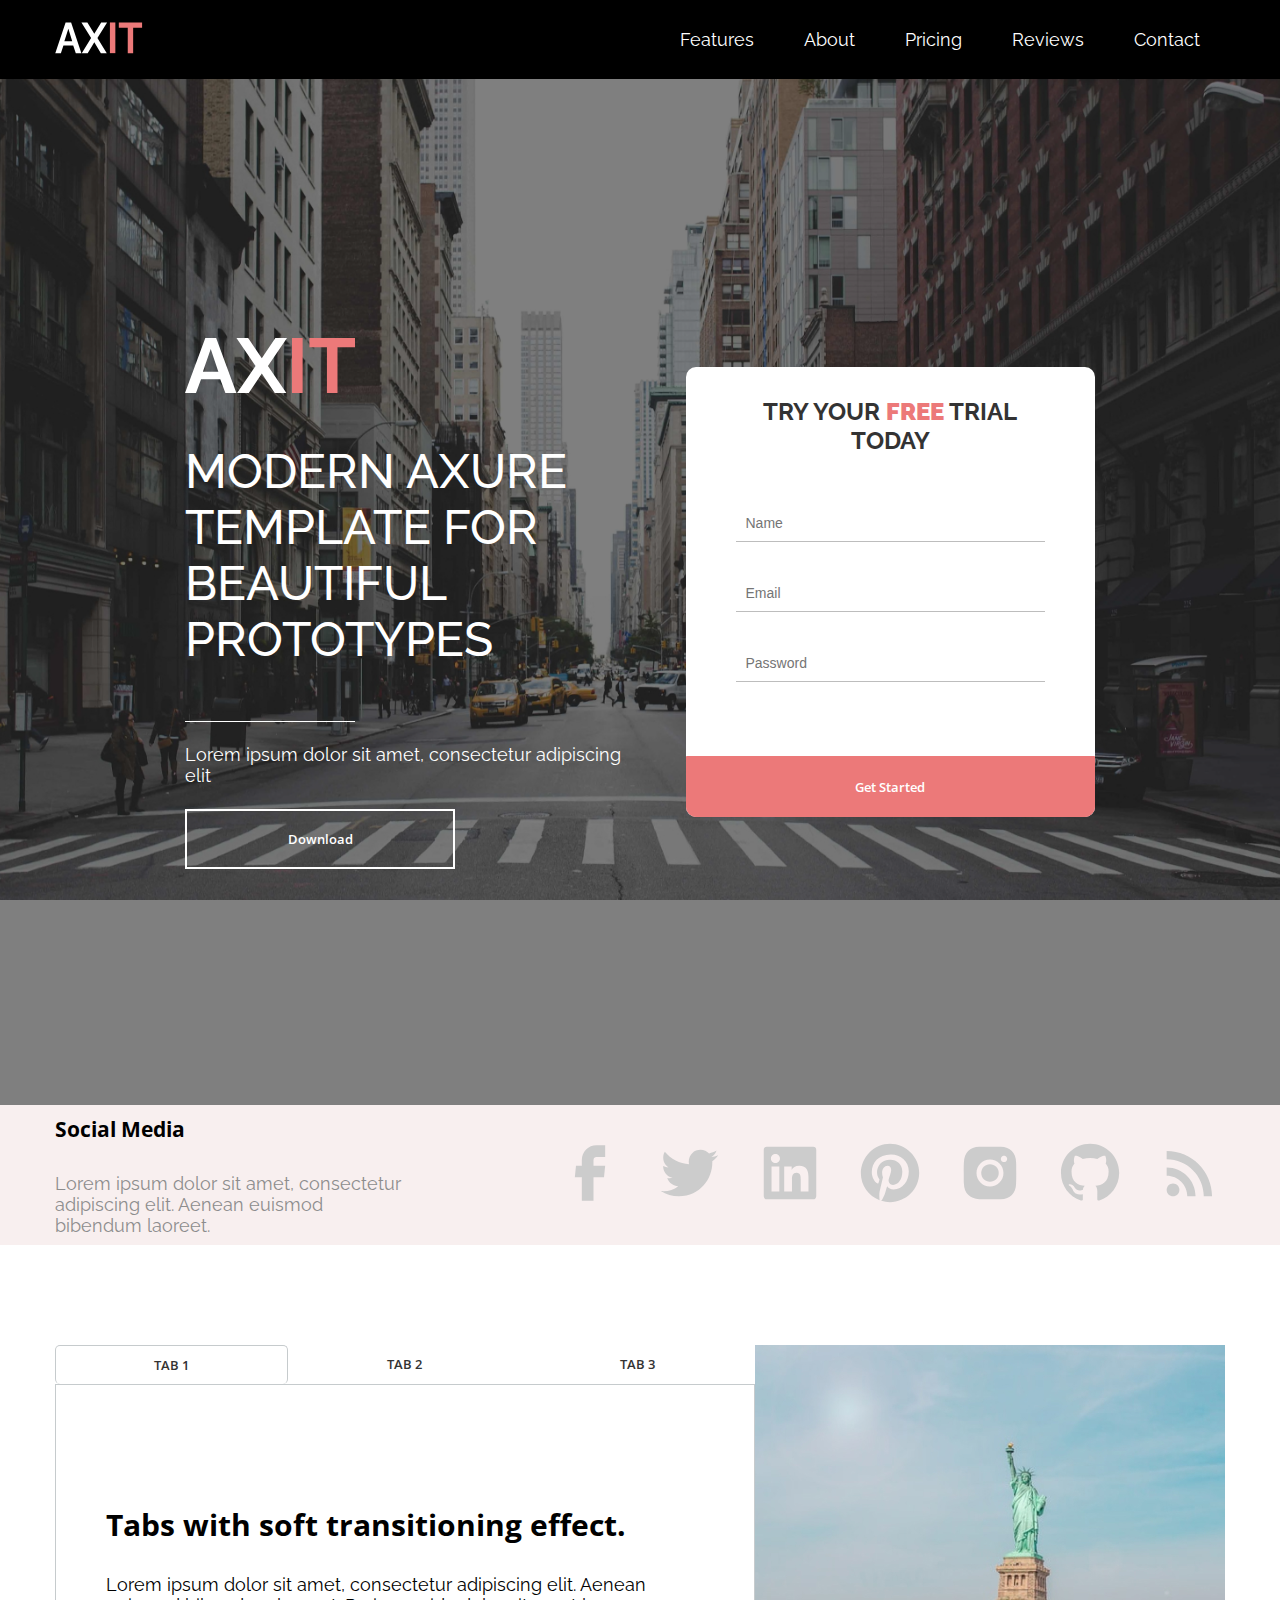
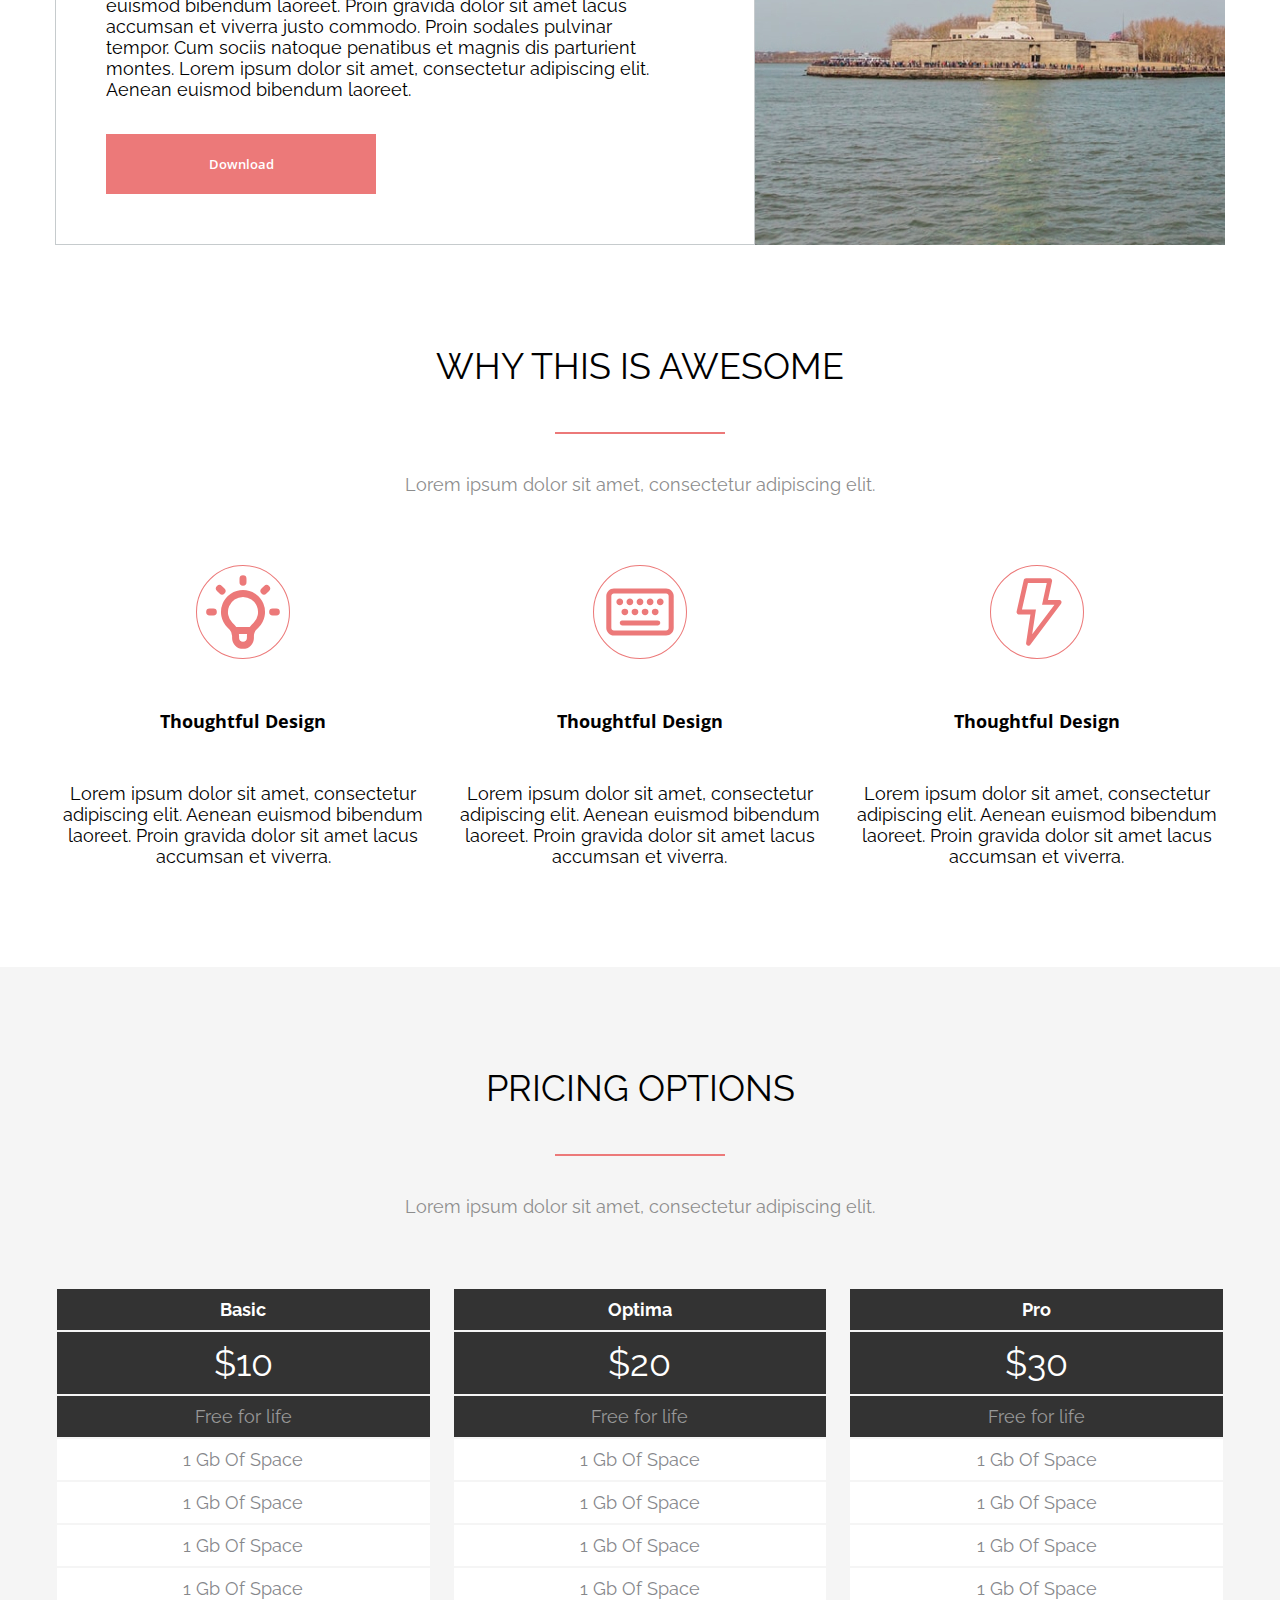
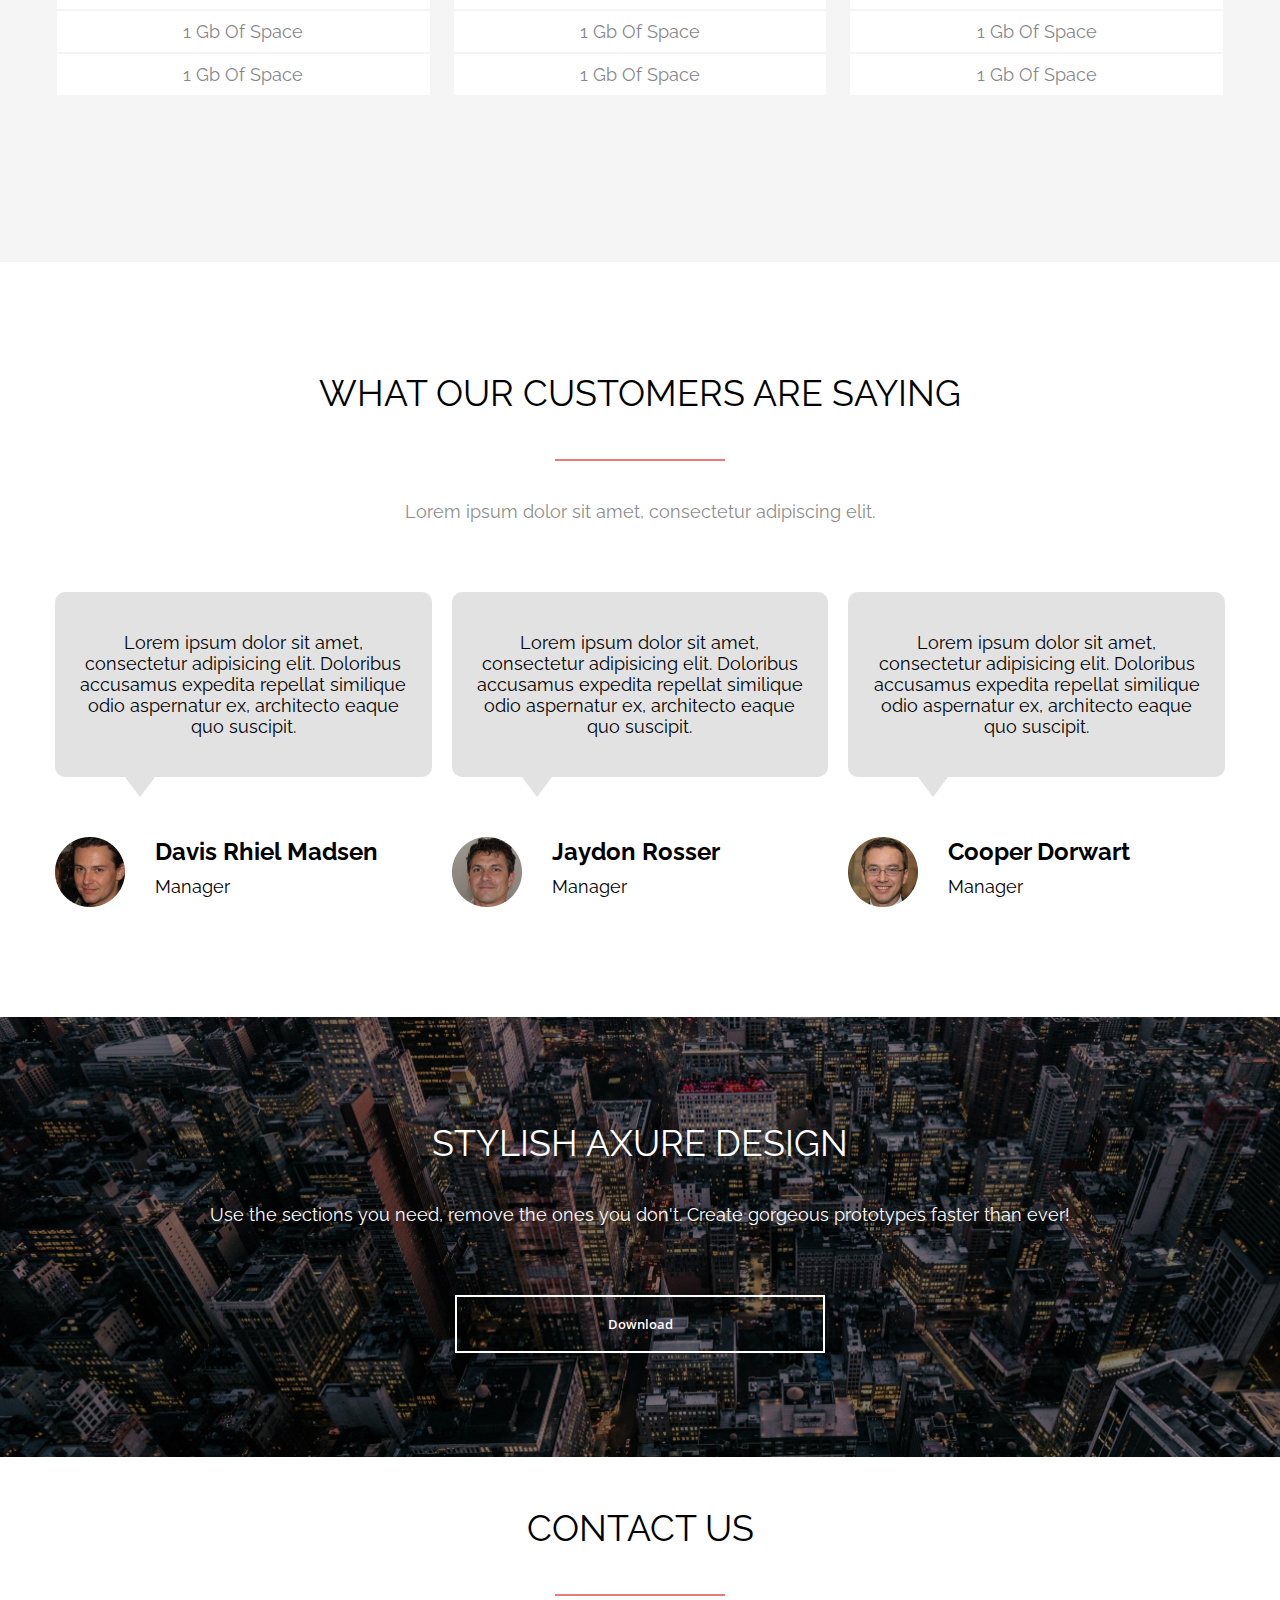
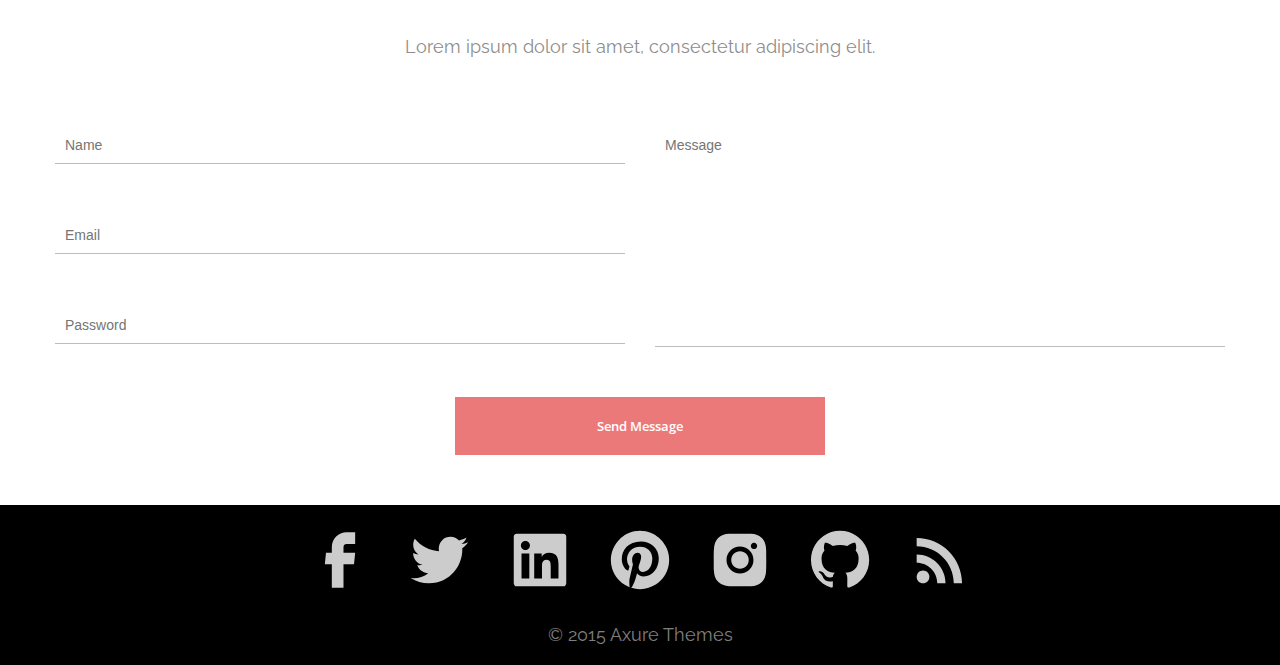
<file: axit/index.html>
<!DOCTYPE html>
<html lang="en">
<head>
    <meta charset="UTF-8">
    <meta http-equiv="X-UA-Compatible" content="IE=edge">
    <meta name="viewport" content="width=device-width, initial-scale=1.0">
    <link rel="shortcut icon" href="img/favicon.svg">
    <link rel="preconnect" href="https://fonts.googleapis.com">
    <link rel="preconnect" href="https://fonts.gstatic.com" crossorigin>
    <link href="https://fonts.googleapis.com/css2?family=Open+Sans:wght@600;700&family=Raleway:wght@400;500&display=swap" rel="stylesheet">
    <link rel="stylesheet" href="css/style.css">
    <link rel="stylesheet" href="css/media.css">
    <title>AXit</title>
</head>
<body>
    <header class="header">
        <div class="wrapper">
            <nav class="nav">
                <a href="index.html" class="nav__logo"><img class="nav__img" src="img/logo.svg" alt="AXIT" width="88" height="75"></a>
                <input type="checkbox" id="burgerCheckbox">
                <label for="burgerCheckbox" class="menu-button-container">
                    <div class="menu-button"></div>
                </label>
                <ul class="nav-list">
                    <li class="nav__item"><a href="#featuresAnchor" class="nav__link">Features</a></li>
                    <li class="nav__item"><a href="#aboutAnchor" class="nav__link">About</a></li>
                    <li class="nav__item"><a href="#pricingAnchor" class="nav__link">Pricing</a></li>
                    <li class="nav__item"><a href="#reviewsAnchor" class="nav__link">Reviews</a></li>
                    <li class="nav__item"><a href="#contactAnchor" class="nav__link">Contact</a></li>
                </ul>
            </nav>
        </div>
    </header>
        <section class="download-form">
            <h3 class="visually-hidden">Download</h3>
            <div class="wrapper wrapper--flex">
                <div class="download">
                    <h3 class="download__title">
                        <img class="download__title--img" src="img/logo@2.svg" alt="AXIT" width="270" height="100">
                    </h3>
                    <h4 class="download__subtitle">MODERN AXURE TEMPLATE FOR BEAUTIFUL PROTOTYPES</h4>
                    <p class="download__text">Lorem ipsum dolor sit amet, consectetur adipiscing elit</p>
                    <button class="button download__button button--white" type="button">Download</button>
                </div>
                <form class="form header-form" method="post" action="#">
                        <h4 class="form__title">Try Your <b class="form__title--red">FREE</b> Trial Today</h4>
                        <div class="form-wrapper">
                            <div class="form-input-field">
                                <label>
                                    <input class="form-input" name="form-trial-name" type="text" placeholder="Name">
                                </label>
                            </div>
                            <div class="form-input-field">
                                <label>
                                    <input class="form-input" name="form-trial-email" type="email" placeholder="Email" required>
                                </label>
                            </div>
                            <div class="form-input-field">
                                <label>
                                    <input class="form-input" name="password" type="password" placeholder="Password" required>
                                </label>
                            </div>
                        </div>
                    <button class="button form__button button--pink" type="submit">Get started</button>
                </form>
            </div>
        </section>
        <section class="social">
            <h3 class="visually-hidden">Our-Social</h3>
            <div class="social-wrapper wrapper wrapper--flex">
                <div class="social-content">
                    <h3 class="social-content__title">Social media</h3>
                    <p class="social-content__text">
                        Lorem ipsum dolor sit amet, consectetur adipiscing elit. Aenean euismod bibendum laoreet.
                    </p>
                </div>
                <ul class="social-list">
                    <li class="social__item">
                        <a href="#" class="social__link">
                            <svg class="facebook_icon social-img" viewBox="0 0 70 70" fill="none" xmlns="http://www.w3.org/2000/svg">
                                <path d="M26.827 62.7083H38.4937V39.3458H49.0054L50.1604 27.7375H38.4937V21.875C38.4937 21.1014 38.801 20.3595 39.348 19.8126C39.8949 19.2656 40.6368 18.9583 41.4104 18.9583H50.1604V7.29163H41.4104C37.5426 7.29163 33.8333 8.82808 31.0984 11.563C28.3635 14.2979 26.827 18.0072 26.827 21.875V27.7375H20.9937L19.8387 39.3458H26.827V62.7083Z"/>
                            </svg>                                
                        </a>
                    </li>
                    <li class="social__item">
                        <a href="#" class="social__link">
                            <svg class="twitter_icon social-img" viewBox="0 0 70 70" fill="none" xmlns="http://www.w3.org/2000/svg">
                                <path d="M57.2629 23.3247C57.3008 23.8351 57.3008 24.3426 57.3008 24.8501C57.3008 40.3813 45.4796 58.278 23.8758 58.278C17.22 58.278 11.0366 56.3501 5.83331 53.0018C6.77831 53.1097 7.68831 53.1476 8.67123 53.1476C13.9591 53.1604 19.0973 51.3922 23.2575 48.128C20.8058 48.0836 18.4292 47.2748 16.4594 45.8143C14.4897 44.3539 13.0252 42.3148 12.2704 39.9818C12.9966 40.0897 13.7258 40.1626 14.49 40.1626C15.5429 40.1626 16.6016 40.0168 17.5846 39.763C14.9239 39.2258 12.5314 37.7836 10.8139 35.6817C9.09637 33.5797 8.15992 30.9478 8.16373 28.2334V28.0876C9.72998 28.9597 11.5471 29.5051 13.4721 29.578C11.8594 28.5064 10.5371 27.0522 9.62305 25.3453C8.70903 23.6384 8.23173 21.7317 8.23373 19.7955C8.23373 17.6138 8.81415 15.613 9.83206 13.8688C12.7841 17.5001 16.466 20.4709 20.6393 22.5887C24.8126 24.7065 29.3841 25.924 34.0579 26.1626C33.8771 25.2876 33.7662 24.3805 33.7662 23.4705C33.7655 21.9275 34.0688 20.3994 34.659 18.9737C35.2491 17.548 36.1144 16.2526 37.2055 15.1615C38.2966 14.0704 39.592 13.205 41.0178 12.6149C42.4435 12.0248 43.9715 11.7214 45.5146 11.7222C48.8979 11.7222 51.9516 13.1397 54.0983 15.4322C56.7285 14.9236 59.2507 13.9634 61.5533 12.5943C60.6766 15.3091 58.8401 17.6112 56.3879 19.0693C58.7206 18.8032 61.0004 18.1897 63.1516 17.2493C61.5449 19.5916 59.554 21.6457 57.2629 23.3247Z"/>
                            </svg>                                
                        </a>
                    </li>
                    <li class="social__item">
                        <a href="#" class="social__link">
                            <svg class="linkedin_icon social-img" viewBox="0 0 70 70" fill="none" xmlns="http://www.w3.org/2000/svg">
                                <path d="M58.3333 8.75H11.6667C10.8931 8.75 10.1513 9.05729 9.60427 9.60427C9.05729 10.1513 8.75 10.8931 8.75 11.6667V58.3333C8.75 59.1069 9.05729 59.8488 9.60427 60.3957C10.1513 60.9427 10.8931 61.25 11.6667 61.25H58.3333C59.1069 61.25 59.8488 60.9427 60.3957 60.3957C60.9427 59.8488 61.25 59.1069 61.25 58.3333V11.6667C61.25 10.8931 60.9427 10.1513 60.3957 9.60427C59.8488 9.05729 59.1069 8.75 58.3333 8.75ZM24.3221 53.4829H16.5287V28.4287H24.3221V53.4829ZM20.4254 25.0075C19.228 25.0075 18.0796 24.5318 17.2328 23.6851C16.3861 22.8384 15.9104 21.69 15.9104 20.4925C15.9104 19.295 16.3861 18.1466 17.2328 17.2999C18.0796 16.4532 19.228 15.9775 20.4254 15.9775C21.6229 15.9775 22.7713 16.4532 23.618 17.2999C24.4647 18.1466 24.9404 19.295 24.9404 20.4925C24.9404 21.69 24.4647 22.8384 23.618 23.6851C22.7713 24.5318 21.6229 25.0075 20.4254 25.0075ZM53.4858 53.4829H45.7012V41.3C45.7012 38.395 45.6488 34.6588 41.6529 34.6588C37.5988 34.6588 36.9833 37.8263 36.9833 41.0958V53.4858H29.2046V28.4317H36.6713V31.8558H36.7792C37.8146 29.8871 40.3579 27.8104 44.1408 27.8104C52.0275 27.8104 53.4829 32.9963 53.4829 39.7454V53.4829H53.4858Z"/>
                            </svg>                                
                        </a>
                    </li>
                    <li class="social__item">
                        <a href="#" class="social__link">
                            <svg class="pinterest_icon social-img" viewBox="0 0 70 70" fill="none" xmlns="http://www.w3.org/2000/svg">
                                <path d="M26.3667 62.8251C29.1667 63.6709 31.9958 64.1667 35 64.1667C42.7355 64.1667 50.1542 61.0938 55.624 55.624C61.0938 50.1542 64.1667 42.7355 64.1667 35C64.1667 31.1698 63.4123 27.3771 61.9465 23.8384C60.4807 20.2998 58.3323 17.0845 55.624 14.3761C52.9156 11.6677 49.7003 9.51932 46.1616 8.05355C42.623 6.58779 38.8302 5.83337 35 5.83337C31.1698 5.83337 27.3771 6.58779 23.8384 8.05355C20.2997 9.51932 17.0844 11.6677 14.3761 14.3761C8.90625 19.8459 5.83334 27.2646 5.83334 35C5.83334 47.3959 13.6208 58.0417 24.6167 62.2417C24.3542 59.9667 24.0917 56.2042 24.6167 53.6084L27.9708 39.2C27.9708 39.2 27.125 37.5084 27.125 34.825C27.125 30.8 29.6333 27.7959 32.4917 27.7959C35 27.7959 36.1667 29.6334 36.1667 31.9959C36.1667 34.5042 34.5042 38.0917 33.6583 41.5334C33.1625 44.3917 35.175 46.9 38.0917 46.9C43.2833 46.9 47.3083 41.3584 47.3083 33.5417C47.3083 26.5417 42.2917 21.7584 35.0875 21.7584C26.8625 21.7584 22.0208 27.8834 22.0208 34.3292C22.0208 36.8375 22.8375 39.375 24.1792 41.0375C24.4417 41.2125 24.4417 41.4459 24.3542 41.8834L23.5083 45.0625C23.5083 45.5584 23.1875 45.7334 22.6917 45.3834C18.9583 43.75 16.8 38.4417 16.8 34.1542C16.8 24.9375 23.3333 16.5667 35.9333 16.5667C45.9667 16.5667 53.7834 23.7709 53.7834 33.3375C53.7834 43.3709 47.5709 51.4209 38.675 51.4209C35.8458 51.4209 33.075 49.9042 32.0833 48.125L30.1292 55.0375C29.4583 57.5459 27.6208 60.9 26.3667 62.9125V62.8251Z"/>
                            </svg>
                        </a>
                    </li>
                    <li class="social__item">
                        <a href="#" class="social__link">
                            <svg class="instagram_icon social-img" viewBox="0 0 70 70" fill="none" xmlns="http://www.w3.org/2000/svg">
                                <path d="M61.0956 24.2228C61.0661 22.0138 60.6526 19.8267 59.8735 17.7595C59.1978 16.0157 58.1659 14.4321 56.8436 13.1098C55.5212 11.7875 53.9376 10.7555 52.1939 10.0799C50.1532 9.31383 47.9973 8.89962 45.8181 8.85487C43.0122 8.72946 42.1226 8.69446 35.0001 8.69446C27.8776 8.69446 26.9647 8.69446 24.1793 8.85487C22.001 8.89995 19.8462 9.31416 17.8064 10.0799C16.0624 10.7551 14.4785 11.7868 13.1562 13.1092C11.8338 14.4316 10.802 16.0155 10.1268 17.7595C9.35923 19.7986 8.94592 21.9539 8.90473 24.1324C8.77931 26.9411 8.74139 27.8307 8.74139 34.9532C8.74139 42.0757 8.74139 42.9857 8.90473 45.774C8.94848 47.9557 9.35973 50.1082 10.1268 52.1528C10.8031 53.8963 11.8357 55.4795 13.1585 56.8013C14.4813 58.1231 16.0653 59.1545 17.8093 59.8295C19.8435 60.6263 21.9987 61.0701 24.1822 61.142C26.991 61.2674 27.8806 61.3053 35.0031 61.3053C42.1256 61.3053 43.0385 61.3053 45.8239 61.142C48.0031 61.099 50.1591 60.6858 52.1997 59.9199C53.943 59.2434 55.5262 58.2112 56.8484 56.889C58.1707 55.5668 59.2029 53.9836 59.8793 52.2403C60.6464 50.1986 61.0576 48.0461 61.1014 45.8615C61.2268 43.0557 61.2647 42.1661 61.2647 35.0407C61.2589 27.9182 61.2589 27.014 61.0956 24.2228ZM34.9826 48.4224C27.5335 48.4224 21.4989 42.3878 21.4989 34.9386C21.4989 27.4895 27.5335 21.4549 34.9826 21.4549C38.5588 21.4549 41.9884 22.8755 44.5171 25.4042C47.0458 27.9329 48.4664 31.3625 48.4664 34.9386C48.4664 38.5147 47.0458 41.9444 44.5171 44.4731C41.9884 47.0018 38.5588 48.4224 34.9826 48.4224ZM49.0031 24.1003C48.5901 24.1007 48.181 24.0196 47.7994 23.8617C47.4177 23.7039 47.071 23.4723 46.7789 23.1802C46.4869 22.8882 46.2553 22.5414 46.0974 22.1598C45.9396 21.7782 45.8585 21.3691 45.8589 20.9561C45.8589 20.5434 45.9402 20.1348 46.0981 19.7535C46.2561 19.3722 46.4875 19.0257 46.7794 18.7339C47.0712 18.4421 47.4176 18.2106 47.7989 18.0526C48.1802 17.8947 48.5889 17.8134 49.0016 17.8134C49.4143 17.8134 49.823 17.8947 50.2043 18.0526C50.5856 18.2106 50.932 18.4421 51.2238 18.7339C51.5157 19.0257 51.7472 19.3722 51.9051 19.7535C52.063 20.1348 52.1443 20.5434 52.1443 20.9561C52.1443 22.6945 50.7385 24.1003 49.0031 24.1003Z"/>
                                <path d="M34.9829 43.6974C39.8202 43.6974 43.7416 39.776 43.7416 34.9387C43.7416 30.1014 39.8202 26.1799 34.9829 26.1799C30.1456 26.1799 26.2242 30.1014 26.2242 34.9387C26.2242 39.776 30.1456 43.6974 34.9829 43.6974Z"/>
                            </svg>    
                        </a>
                    </li>
                    <li class="social__item">
                        <a href="#" class="social__link">
                            <svg class="github_icon social-img" viewBox="0 0 70 70" fill="none" xmlns="http://www.w3.org/2000/svg">
                                <path fill-rule="evenodd" clip-rule="evenodd" d="M35.0754 5.83337C19.0075 5.83337 5.98454 18.8563 5.98454 34.9242C5.98454 47.775 14.3175 58.6805 25.8791 62.5305C27.3345 62.793 27.8595 61.8975 27.8595 61.1275C27.8595 60.4363 27.8362 58.6046 27.8275 56.1809C19.7337 57.9367 18.0245 52.2784 18.0245 52.2784C16.7062 48.9184 14.7958 48.023 14.7958 48.023C12.1562 46.2175 14.997 46.2584 14.997 46.2584C17.9195 46.4625 19.4508 49.2567 19.4508 49.2567C22.0466 53.7017 26.2641 52.4184 27.915 51.6746C28.1804 49.7934 28.9387 48.51 29.767 47.7838C23.3095 47.0517 16.5195 44.555 16.5195 33.4046C16.5195 30.2342 17.6541 27.6325 19.5062 25.6025C19.2116 24.8646 18.2054 21.9042 19.795 17.9025C19.795 17.9025 22.2362 17.118 27.7925 20.8805C30.1654 20.2349 32.6132 19.9054 35.0725 19.9005C37.5317 19.9044 39.9797 20.234 42.3525 20.8805C47.9116 17.115 50.35 17.9025 50.35 17.9025C51.9395 21.9042 50.942 24.8646 50.6387 25.6025C52.5054 27.6325 53.6254 30.2313 53.6254 33.4046C53.6254 44.5842 46.8295 47.04 40.3487 47.7605C41.3841 48.6588 42.3175 50.4321 42.3175 53.1446C42.3175 57.0355 42.2825 60.1738 42.2825 61.1275C42.2825 61.9063 42.8016 62.8105 44.2862 62.5246C55.842 58.6688 64.1662 47.7721 64.1662 34.9242C64.1662 18.8563 51.1433 5.83337 35.0754 5.83337Z"/>
                            </svg>
                        </a>
                    </li>
                    <li class="social__item">
                        <a href="#" class="social__link">
                            <svg class="rss_icon social-img" viewBox="0 0 70 70" fill="none" xmlns="http://www.w3.org/2000/svg">
                                <path d="M18.025 58.3334C21.5366 58.3334 24.3833 55.4866 24.3833 51.975C24.3833 48.4634 21.5366 45.6167 18.025 45.6167C14.5134 45.6167 11.6667 48.4634 11.6667 51.975C11.6667 55.4866 14.5134 58.3334 18.025 58.3334Z"/>
                                <path d="M11.6667 12.9498V21.204C32.1708 21.204 48.7958 37.829 48.7958 58.3332H57.05C57.05 33.279 36.7208 12.9498 11.6667 12.9498ZM11.6667 29.4582V37.7123C23.0417 37.7123 32.2875 46.9582 32.2875 58.3332H40.5417C40.5417 42.379 27.6208 29.4582 11.6667 29.4582Z"/>
                            </svg>                                
                        </a>
                    </li>
                </ul>
            </div>
        </section>
        <section class="tabs" id="featuresAnchor">
            <h3 class="visually-hidden">Tabs</h3>
            <div class="wrapper">
                <ol class="tabs-list">
                    <li class="tabs__item">
                        <ol class="tabs-button-list">
                            <li class="tabs-button__item">
                                <button class="button tabs-button tabs-button--active" type="button">Tab 1</button>
                            </li>
                            <li class="tabs-button__item">
                                <button class="button tabs-button" type="button">Tab 2</button>
                            </li>
                            <li class="tabs-button__item">
                                <button class="button tabs-button" type="button">Tab 3</button>
                            </li>
                        </ol>
                        <div class="tabs-content">
                            <h3 class="tabs-content__title">Tabs with soft transitioning effect.</h3>
                            <p class="tabs-content__text">
                                Lorem ipsum dolor sit amet, consectetur adipiscing elit. Aenean euismod 
                                bibendum laoreet. Proin gravida dolor sit amet lacus accumsan et viverra 
                                justo commodo. Proin sodales pulvinar tempor. Cum sociis natoque 
                                penatibus et magnis dis parturient montes.
                                Lorem ipsum dolor sit amet, consectetur adipiscing elit. Aenean euismod 
                                bibendum laoreet.</p>
                                <button class="button button--pink tabs-content__button" type="button">Download</button>
                        </div>
                        <img src="img/tab-1.jpg" alt="The Statue of Liberty" class="tabs-content__img">
                    </li>
                </ol>
            </div>
        </section>
        <section class="about" id="aboutAnchor">
            <div class="wrapper">
                <h3 class="section-title">WHY THIS IS AWESOME</h3>
                <div class="title-line"></div>
                <p class="about-text section-text">Lorem ipsum dolor sit amet, consectetur adipiscing elit.</p>
                <ul class="about-list">
                    <li class="about__item">
                        <div class="about-img-wrapper">
                            <i class="about-img--lamp"></i>
                        </div>
                        <h4 class="about__item--title">Thoughtful Design</h4>
                        <p class="about__item--text">
                            Lorem ipsum dolor sit amet, consectetur adipiscing 
                            elit. Aenean euismod bibendum laoreet. Proin gravida  dolor sit amet lacus accumsan et viverra.
                        </p>
                    </li>
                    <li class="about__item">
                        <div class="about-img-wrapper">
                            <i class="about-img--keyboard"></i>
                        </div>
                        <h4 class="about__item--title">Thoughtful Design</h4>
                        <p class="about__item--text">
                        Lorem ipsum dolor sit amet, consectetur adipiscing 
                        elit. Aenean euismod bibendum laoreet. Proin gravida  dolor sit amet lacus accumsan et viverra.
                        </p>
                    </li>
                    <li class="about__item">
                        <div class="about-img-wrapper">
                            <i class="about-img--lightning"></i>
                        </div>
                        <h4 class="about__item--title">Thoughtful Design</h4>
                        <p class="about__item--text">
                        Lorem ipsum dolor sit amet, consectetur adipiscing 
                        elit. Aenean euismod bibendum laoreet. Proin gravida  dolor sit amet lacus accumsan et viverra.
                        </p>
                    </li>
                </ul>
            </div>
        </section>
        <section class="pricing" id="pricingAnchor">
            <div class="wrapper">
                <h3 class="section-title">Pricing Options</h3>
                <div class="title-line"></div>
                <p class="pricing__text section-text">Lorem ipsum dolor sit amet, consectetur adipiscing elit.</p>
                <ul class="pricing-list">
                    <li class="pricing__item">
                        <table class="pricing-table"> <!--?pricing__item-table-->
                            <th class="pricing-table__title table-black">Basic</th>
                                <tr>
                                    <td class="table-black table-coast">$10</td>
                                </tr>
                                <tr>
                                    <td class="table-black table-subtitle">Free for life</td>
                                </tr>
                                <tr>
                                    <td class="table-text">1 gb of space</td>
                                </tr>
                                <tr>
                                    <td class="table-text">1 gb of space</td>
                                </tr>
                                <tr>
                                    <td class="table-text">1 gb of space</td>
                                </tr>
                                <tr>
                                    <td class="table-text">1 gb of space</td>
                                </tr>
                                <tr>
                                    <td class="table-text">1 gb of space</td>
                                </tr>
                                <tr>
                                    <td class="table-text">1 gb of space</td>
                                </tr>
                        </table>
                    </li>
                    <li class="pricing__item">
                        <table class="pricing-table">
                            <th class="pricing-table-title table-black">Optima</th>
                                <tr>
                                    <td class="table-black table-coast">$20</td>
                                </tr>
                                <tr>
                                    <td class="table-black table-subtitle">Free for life</td>
                                </tr>
                                <tr>
                                    <td class="table-text">1 gb of space</td>
                                </tr>
                                <tr>
                                    <td class="table-text">1 gb of space</td>
                                </tr>
                                <tr>
                                    <td class="table-text">1 gb of space</td>
                                </tr>
                                <tr>
                                    <td class="table-text">1 gb of space</td>
                                </tr>
                                <tr>
                                    <td class="table-text">1 gb of space</td>
                                </tr>
                                <tr>
                                    <td class="table-text">1 gb of space</td>
                                </tr>
                        </table>
                    </li>
                    <li class="pricing__item">
                        <table class="pricing-table">
                            <th class="pricing-table-title table-black">Pro</th>
                                <tr>
                                    <td class="table-black table-coast">$30</td>
                                </tr>
                                <tr>
                                    <td class="table-black table-subtitle">Free for life</td>
                                </tr>
                                <tr>
                                    <td class="table-text">1 gb of space</td>
                                </tr>
                                <tr>
                                    <td class="table-text">1 gb of space</td>
                                </tr>
                                <tr>
                                    <td class="table-text">1 gb of space</td>
                                </tr>
                                <tr>
                                    <td class="table-text">1 gb of space</td>
                                </tr>
                                <tr>
                                    <td class="table-text">1 gb of space</td>
                                </tr>
                                <tr>
                                    <td class="table-text">1 gb of space</td>
                                </tr>
                        </table>
                    </li>
                </ul>
        </div>
        </section>
        <section class="reviews" id="reviewsAnchor">
            <h3 class="visually-hidden">Reviews</h3>
            <div class="wrapper">
                <h3 class="section-title">what our customers are saying</h3>
                <div class="title-line"></div>
                <p class="section-text">Lorem ipsum dolor sit amet, consectetur adipiscing elit.</p>
                <ul class="reviews-list">
                    <li class="reviews__item">
                        <p class="reviews__item--text">
                            Lorem ipsum dolor sit amet, 
                            consectetur adipisicing elit. Doloribus 
                            accusamus expedita repellat similique 
                            odio aspernatur ex, architecto eaque 
                            quo suscipit.
                        </p>
                        <div class="reviews-content">
                            <img src="img/reviews-1.png" alt="Davis Rhiel Madsen (Manager)">
                            <h5 class="reviews-name">Davis Rhiel Madsen</h5>
                            <p class="reviews-post">Manager</p>
                        </div>
                    </li>
                    <li class="reviews__item">
                        <p class="reviews__item--text">
                            Lorem ipsum dolor sit amet, 
                            consectetur adipisicing elit. Doloribus 
                            accusamus expedita repellat similique 
                            odio aspernatur ex, architecto eaque 
                            quo suscipit.
                        </p>
                        <div class="reviews-content">
                            <img src="img/reviews-2.png" alt="Jaydon Rosser (Manager)">
                            <h5 class="reviews-name">Jaydon Rosser</h5>
                            <p class="reviews-post">Manager</p>
                        </div>
                    </li>
                    <li class="reviews__item">
                        <p class="reviews__item--text">
                            Lorem ipsum dolor sit amet, 
                            consectetur adipisicing elit. Doloribus 
                            accusamus expedita repellat similique 
                            odio aspernatur ex, architecto eaque 
                            quo suscipit.
                        </p>
                        <div class="reviews-content">
                            <img src="img/reviews-3.png" alt="Cooper Dorwart (Manager)">
                            <h5 class="reviews-name">Cooper Dorwart</h5>
                            <p class="reviews-post">Manager</p>
                        </div>
                    </li>
                    <ol class="reviews-page-list">
                        <li class="reviews-page__item"></li>
                        <li class="reviews-page__item reviews-page__item--active"></li>
                        <li class="reviews-page__item"></li>
                    </ol>
                </ul>
            </div> 
        </section>
        <section class="banner">
            <div class="wrapper">
                <h3 class="visually-hidden">Banner</h3>
                <div class="banner-content">
                    <h3 class="banner-content__title ">STYLISH AXURE DESIGN</h3>
                    <p class="banner-content__text">Use the sections you need, remove the ones you don't.  Create gorgeous prototypes faster than ever!</p>
                    <button class="button banner-content__button button--white" type="button">Download</button>
                </div>
            </div>
        </section>
        <section class="contact" id="contactAnchor">
            <div class="wrapper">
                <h3 class="section-title">Contact us</h3>
                <div class="title-line"></div>
                <p class="section-text contact__text">Lorem ipsum dolor sit amet, consectetur adipiscing elit.</p>
                <form method="post" action="#" class="contact-form">
                    <div class="contact-input-field">
                        <input type="text" name="name" class="contact-input contact-input-text" placeholder="Name">
                    </div>
                    <div class="contact-input-field contact-input-field-email">
                        <input type="email" name="email" class="contact-input" required placeholder="Email"> 
                    </div>
                    <div class="contact-input-field contact-input-field-password">
                        <input type="password" name="password" class="contact-input" required placeholder="Password">
                    </div>
                    <div class="contact-input-field contact-field-textarea">
                        <textarea class="contact-textarea" name="ContactUs Message" id="" cols="30" rows="10" placeholder="Message"></textarea>
                    </div>
                    <button class="contact__button button button--pink" type="button">Send Message</button>
                </form>
            </div>
        </section>
    <footer class="footer">
        <div class="wrapper">
            <ul class="footer-social-list">
                <li class="footer-social__item">
                    <a href="#" class="footer-social__link social-link">
                        <svg class="social-img facebook_icon" viewBox="0 0 70 70" fill="none" xmlns="http://www.w3.org/2000/svg">
                            <path d="M26.827 62.7083H38.4937V39.3458H49.0054L50.1604 27.7375H38.4937V21.875C38.4937 21.1014 38.801 20.3595 39.348 19.8126C39.8949 19.2656 40.6368 18.9583 41.4104 18.9583H50.1604V7.29163H41.4104C37.5426 7.29163 33.8333 8.82808 31.0984 11.563C28.3635 14.2979 26.827 18.0072 26.827 21.875V27.7375H20.9937L19.8387 39.3458H26.827V62.7083Z"/>
                        </svg>                            
                    </a>
                </li>
                <li class="footer-social__item">
                    <a href="#" class="footer-social__link social-link">
                        <svg class="social-img twitter_icon" viewBox="0 0 70 70" fill="none" xmlns="http://www.w3.org/2000/svg">
                            <path d="M57.2629 23.3247C57.3008 23.8351 57.3008 24.3426 57.3008 24.8501C57.3008 40.3813 45.4796 58.278 23.8758 58.278C17.22 58.278 11.0366 56.3501 5.83331 53.0018C6.77831 53.1097 7.68831 53.1476 8.67123 53.1476C13.9591 53.1604 19.0973 51.3922 23.2575 48.128C20.8058 48.0836 18.4292 47.2748 16.4594 45.8143C14.4897 44.3539 13.0252 42.3148 12.2704 39.9818C12.9966 40.0897 13.7258 40.1626 14.49 40.1626C15.5429 40.1626 16.6016 40.0168 17.5846 39.763C14.9239 39.2258 12.5314 37.7836 10.8139 35.6817C9.09637 33.5797 8.15992 30.9478 8.16373 28.2334V28.0876C9.72998 28.9597 11.5471 29.5051 13.4721 29.578C11.8594 28.5064 10.5371 27.0522 9.62305 25.3453C8.70903 23.6384 8.23173 21.7317 8.23373 19.7955C8.23373 17.6138 8.81415 15.613 9.83206 13.8688C12.7841 17.5001 16.466 20.4709 20.6393 22.5887C24.8126 24.7065 29.3841 25.924 34.0579 26.1626C33.8771 25.2876 33.7662 24.3805 33.7662 23.4705C33.7655 21.9275 34.0688 20.3994 34.659 18.9737C35.2491 17.548 36.1144 16.2526 37.2055 15.1615C38.2966 14.0704 39.592 13.205 41.0178 12.6149C42.4435 12.0248 43.9715 11.7214 45.5146 11.7222C48.8979 11.7222 51.9516 13.1397 54.0983 15.4322C56.7285 14.9236 59.2507 13.9634 61.5533 12.5943C60.6766 15.3091 58.8401 17.6112 56.3879 19.0693C58.7206 18.8032 61.0004 18.1897 63.1516 17.2493C61.5449 19.5916 59.554 21.6457 57.2629 23.3247Z"/>
                        </svg>                            
                    </a>
                </li>
                <li class="footer-social__item">
                    <a href="#" class="footer-social__link social-link">
                        <svg class="social-img linkedin_icon" viewBox="0 0 70 70" fill="none" xmlns="http://www.w3.org/2000/svg">
                            <path d="M58.3333 8.75H11.6667C10.8931 8.75 10.1513 9.05729 9.60427 9.60427C9.05729 10.1513 8.75 10.8931 8.75 11.6667V58.3333C8.75 59.1069 9.05729 59.8488 9.60427 60.3957C10.1513 60.9427 10.8931 61.25 11.6667 61.25H58.3333C59.1069 61.25 59.8488 60.9427 60.3957 60.3957C60.9427 59.8488 61.25 59.1069 61.25 58.3333V11.6667C61.25 10.8931 60.9427 10.1513 60.3957 9.60427C59.8488 9.05729 59.1069 8.75 58.3333 8.75ZM24.3221 53.4829H16.5287V28.4287H24.3221V53.4829ZM20.4254 25.0075C19.228 25.0075 18.0796 24.5318 17.2328 23.6851C16.3861 22.8384 15.9104 21.69 15.9104 20.4925C15.9104 19.295 16.3861 18.1466 17.2328 17.2999C18.0796 16.4532 19.228 15.9775 20.4254 15.9775C21.6229 15.9775 22.7713 16.4532 23.618 17.2999C24.4647 18.1466 24.9404 19.295 24.9404 20.4925C24.9404 21.69 24.4647 22.8384 23.618 23.6851C22.7713 24.5318 21.6229 25.0075 20.4254 25.0075ZM53.4858 53.4829H45.7012V41.3C45.7012 38.395 45.6488 34.6588 41.6529 34.6588C37.5988 34.6588 36.9833 37.8263 36.9833 41.0958V53.4858H29.2046V28.4317H36.6713V31.8558H36.7792C37.8146 29.8871 40.3579 27.8104 44.1408 27.8104C52.0275 27.8104 53.4829 32.9963 53.4829 39.7454V53.4829H53.4858Z"/>
                        </svg>                            
                    </a>
                </li>
                <li class="footer-social__item">
                    <a href="#" class="footer-social__link social-link">
                        <svg class="social-img pinterest_icon" viewBox="0 0 70 70" fill="none" xmlns="http://www.w3.org/2000/svg">
                            <path d="M26.3667 62.8251C29.1667 63.6709 31.9958 64.1667 35 64.1667C42.7355 64.1667 50.1542 61.0938 55.624 55.624C61.0938 50.1542 64.1667 42.7355 64.1667 35C64.1667 31.1698 63.4123 27.3771 61.9465 23.8384C60.4807 20.2998 58.3323 17.0845 55.624 14.3761C52.9156 11.6677 49.7003 9.51932 46.1616 8.05355C42.623 6.58779 38.8302 5.83337 35 5.83337C31.1698 5.83337 27.3771 6.58779 23.8384 8.05355C20.2997 9.51932 17.0844 11.6677 14.3761 14.3761C8.90625 19.8459 5.83334 27.2646 5.83334 35C5.83334 47.3959 13.6208 58.0417 24.6167 62.2417C24.3542 59.9667 24.0917 56.2042 24.6167 53.6084L27.9708 39.2C27.9708 39.2 27.125 37.5084 27.125 34.825C27.125 30.8 29.6333 27.7959 32.4917 27.7959C35 27.7959 36.1667 29.6334 36.1667 31.9959C36.1667 34.5042 34.5042 38.0917 33.6583 41.5334C33.1625 44.3917 35.175 46.9 38.0917 46.9C43.2833 46.9 47.3083 41.3584 47.3083 33.5417C47.3083 26.5417 42.2917 21.7584 35.0875 21.7584C26.8625 21.7584 22.0208 27.8834 22.0208 34.3292C22.0208 36.8375 22.8375 39.375 24.1792 41.0375C24.4417 41.2125 24.4417 41.4459 24.3542 41.8834L23.5083 45.0625C23.5083 45.5584 23.1875 45.7334 22.6917 45.3834C18.9583 43.75 16.8 38.4417 16.8 34.1542C16.8 24.9375 23.3333 16.5667 35.9333 16.5667C45.9667 16.5667 53.7834 23.7709 53.7834 33.3375C53.7834 43.3709 47.5709 51.4209 38.675 51.4209C35.8458 51.4209 33.075 49.9042 32.0833 48.125L30.1292 55.0375C29.4583 57.5459 27.6208 60.9 26.3667 62.9125V62.8251Z"/>
                        </svg>                            
                    </a>
                </li>
                <li class="footer-social__item">
                    <a href="#" class="footer-social__link social-link">
                        <svg class="social-img instagram_icon" viewBox="0 0 70 70" fill="none" xmlns="http://www.w3.org/2000/svg">
                            <path d="M61.0956 24.2228C61.0661 22.0138 60.6526 19.8267 59.8735 17.7595C59.1978 16.0157 58.1659 14.4321 56.8436 13.1098C55.5212 11.7875 53.9376 10.7555 52.1939 10.0799C50.1532 9.31383 47.9973 8.89962 45.8181 8.85487C43.0122 8.72946 42.1226 8.69446 35.0001 8.69446C27.8776 8.69446 26.9647 8.69446 24.1793 8.85487C22.001 8.89995 19.8462 9.31416 17.8064 10.0799C16.0624 10.7551 14.4785 11.7868 13.1562 13.1092C11.8338 14.4316 10.802 16.0155 10.1268 17.7595C9.35923 19.7986 8.94592 21.9539 8.90473 24.1324C8.77931 26.9411 8.74139 27.8307 8.74139 34.9532C8.74139 42.0757 8.74139 42.9857 8.90473 45.774C8.94848 47.9557 9.35973 50.1082 10.1268 52.1528C10.8031 53.8963 11.8357 55.4795 13.1585 56.8013C14.4813 58.1231 16.0653 59.1545 17.8093 59.8295C19.8435 60.6263 21.9987 61.0701 24.1822 61.142C26.991 61.2674 27.8806 61.3053 35.0031 61.3053C42.1256 61.3053 43.0385 61.3053 45.8239 61.142C48.0031 61.099 50.1591 60.6858 52.1997 59.9199C53.943 59.2434 55.5262 58.2112 56.8484 56.889C58.1707 55.5668 59.2029 53.9836 59.8793 52.2403C60.6464 50.1986 61.0576 48.0461 61.1014 45.8615C61.2268 43.0557 61.2647 42.1661 61.2647 35.0407C61.2589 27.9182 61.2589 27.014 61.0956 24.2228ZM34.9826 48.4224C27.5335 48.4224 21.4989 42.3878 21.4989 34.9386C21.4989 27.4895 27.5335 21.4549 34.9826 21.4549C38.5588 21.4549 41.9884 22.8755 44.5171 25.4042C47.0458 27.9329 48.4664 31.3625 48.4664 34.9386C48.4664 38.5147 47.0458 41.9444 44.5171 44.4731C41.9884 47.0018 38.5588 48.4224 34.9826 48.4224ZM49.0031 24.1003C48.5901 24.1007 48.181 24.0196 47.7994 23.8617C47.4177 23.7039 47.071 23.4723 46.7789 23.1802C46.4869 22.8882 46.2553 22.5414 46.0974 22.1598C45.9396 21.7782 45.8585 21.3691 45.8589 20.9561C45.8589 20.5434 45.9402 20.1348 46.0981 19.7535C46.2561 19.3722 46.4875 19.0257 46.7794 18.7339C47.0712 18.4421 47.4176 18.2106 47.7989 18.0526C48.1802 17.8947 48.5889 17.8134 49.0016 17.8134C49.4143 17.8134 49.823 17.8947 50.2043 18.0526C50.5856 18.2106 50.932 18.4421 51.2238 18.7339C51.5157 19.0257 51.7472 19.3722 51.9051 19.7535C52.063 20.1348 52.1443 20.5434 52.1443 20.9561C52.1443 22.6945 50.7385 24.1003 49.0031 24.1003Z"/>
                            <path d="M34.9829 43.6974C39.8202 43.6974 43.7416 39.776 43.7416 34.9387C43.7416 30.1014 39.8202 26.1799 34.9829 26.1799C30.1456 26.1799 26.2242 30.1014 26.2242 34.9387C26.2242 39.776 30.1456 43.6974 34.9829 43.6974Z"/>
                        </svg>                            
                    </a>
                </li>
                <li class="footer-social__item">
                    <a href="#" class="footer-social__link social-link">
                        <svg class="social-img github_icon" viewBox="0 0 70 70" fill="none" xmlns="http://www.w3.org/2000/svg">
                            <path fill-rule="evenodd" clip-rule="evenodd" d="M35.0754 5.83337C19.0075 5.83337 5.98454 18.8563 5.98454 34.9242C5.98454 47.775 14.3175 58.6805 25.8791 62.5305C27.3345 62.793 27.8595 61.8975 27.8595 61.1275C27.8595 60.4363 27.8362 58.6046 27.8275 56.1809C19.7337 57.9367 18.0245 52.2784 18.0245 52.2784C16.7062 48.9184 14.7958 48.023 14.7958 48.023C12.1562 46.2175 14.997 46.2584 14.997 46.2584C17.9195 46.4625 19.4508 49.2567 19.4508 49.2567C22.0466 53.7017 26.2641 52.4184 27.915 51.6746C28.1804 49.7934 28.9387 48.51 29.767 47.7838C23.3095 47.0517 16.5195 44.555 16.5195 33.4046C16.5195 30.2342 17.6541 27.6325 19.5062 25.6025C19.2116 24.8646 18.2054 21.9042 19.795 17.9025C19.795 17.9025 22.2362 17.118 27.7925 20.8805C30.1654 20.2349 32.6132 19.9054 35.0725 19.9005C37.5317 19.9044 39.9797 20.234 42.3525 20.8805C47.9116 17.115 50.35 17.9025 50.35 17.9025C51.9395 21.9042 50.942 24.8646 50.6387 25.6025C52.5054 27.6325 53.6254 30.2313 53.6254 33.4046C53.6254 44.5842 46.8295 47.04 40.3487 47.7605C41.3841 48.6588 42.3175 50.4321 42.3175 53.1446C42.3175 57.0355 42.2825 60.1738 42.2825 61.1275C42.2825 61.9063 42.8016 62.8105 44.2862 62.5246C55.842 58.6688 64.1662 47.7721 64.1662 34.9242C64.1662 18.8563 51.1433 5.83337 35.0754 5.83337Z"/>
                        </svg>
                    </a>
                </li>
                <li class="footer-social__item">
                    <a href="#" class="footer-social__link social-link">
                        <svg class="social-img rss_icon" viewBox="0 0 70 70" fill="none" xmlns="http://www.w3.org/2000/svg">
                            <path d="M18.025 58.3334C21.5366 58.3334 24.3833 55.4866 24.3833 51.975C24.3833 48.4634 21.5366 45.6167 18.025 45.6167C14.5134 45.6167 11.6667 48.4634 11.6667 51.975C11.6667 55.4866 14.5134 58.3334 18.025 58.3334Z"/>
                            <path d="M11.6667 12.9498V21.204C32.1708 21.204 48.7958 37.829 48.7958 58.3332H57.05C57.05 33.279 36.7208 12.9498 11.6667 12.9498ZM11.6667 29.4582V37.7123C23.0417 37.7123 32.2875 46.9582 32.2875 58.3332H40.5417C40.5417 42.379 27.6208 29.4582 11.6667 29.4582Z"/>
                        </svg>                            
                    </a>
                </li>
            </ul>
            <p class="footer__copyright">&copy; 2015 Axure Themes</p> 
        </div>
    </footer>
</body>
</html>
</file>
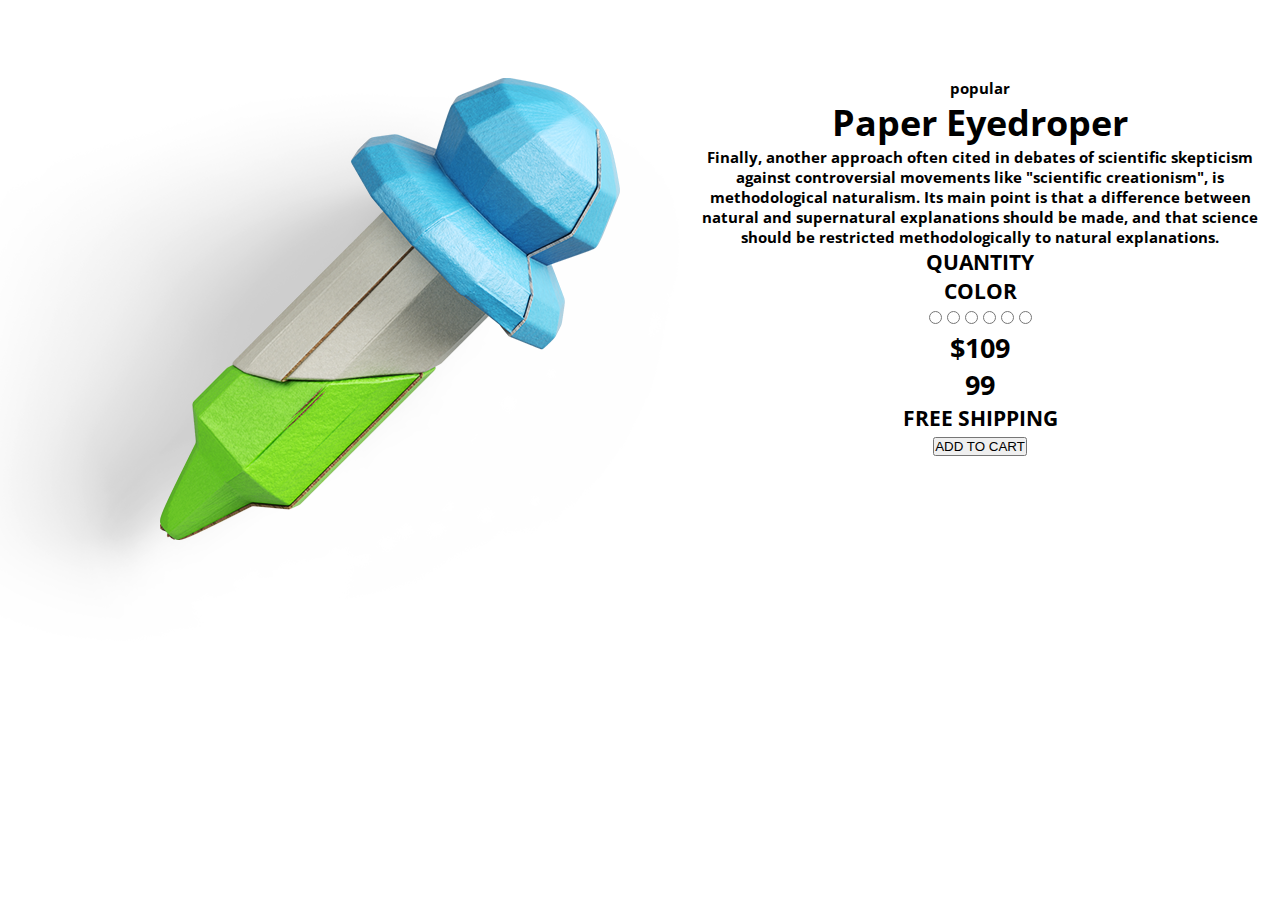
<file: html/lesson11/index.html>
<!DOCTYPE html>
<html lang="en">
<head>
    <meta charset="UTF-8">
    <meta http-equiv="X-UA-Compatible" content="IE=edge">
    <meta name="viewport" content="width=device-width, initial-scale=1.0">
    <link rel="preconnect" href="https://fonts.googleapis.com">
    <link rel="preconnect" href="https://fonts.gstatic.com" crossorigin>
    <link href="https://fonts.googleapis.com/css2?family=Montserrat:wght@400;700&family=Open+Sans&display=swap" rel="stylesheet">
    <link rel="stylesheet" href="css/paper.css">
    <title>Document</title>
</head>
<body>
    <section class="product">
        <div class="product__item">
            <div class="product__item image"></div>
            <div class="product__item image2"></div>  
        </div>
        <div class="product__item">
        <H5> popular</H5>
        <h1>Paper Eyedroper</h1>

        <h5>Finally, another approach often cited in debates of scientific skepticism against controversial movements like "scientific creationism", is methodological naturalism. Its main point is that a difference between natural and supernatural explanations should be made, and that science should be restricted methodologically to natural explanations.</h5>
        <h3>QUANTITY</h3>
        <h3>COLOR</h3> 
        <input type="radio" name="browser" value="ie">
        <input type="radio" name="browser" value="ie">
        <input type="radio" name="browser" value="ie">
        <input type="radio" name="browser" value="ie">
        <input type="radio" name="browser" value="ie">
        <input type="radio" name="browser" value="ie">
        <h2>$109</h2>
        <h2>99</h2>
        <div class="border"></div>
        <h3>FREE SHIPPING</h3>
        <button>ADD TO CART</button>
        </div>   
        






    </section>
</body>
</html>
</file>
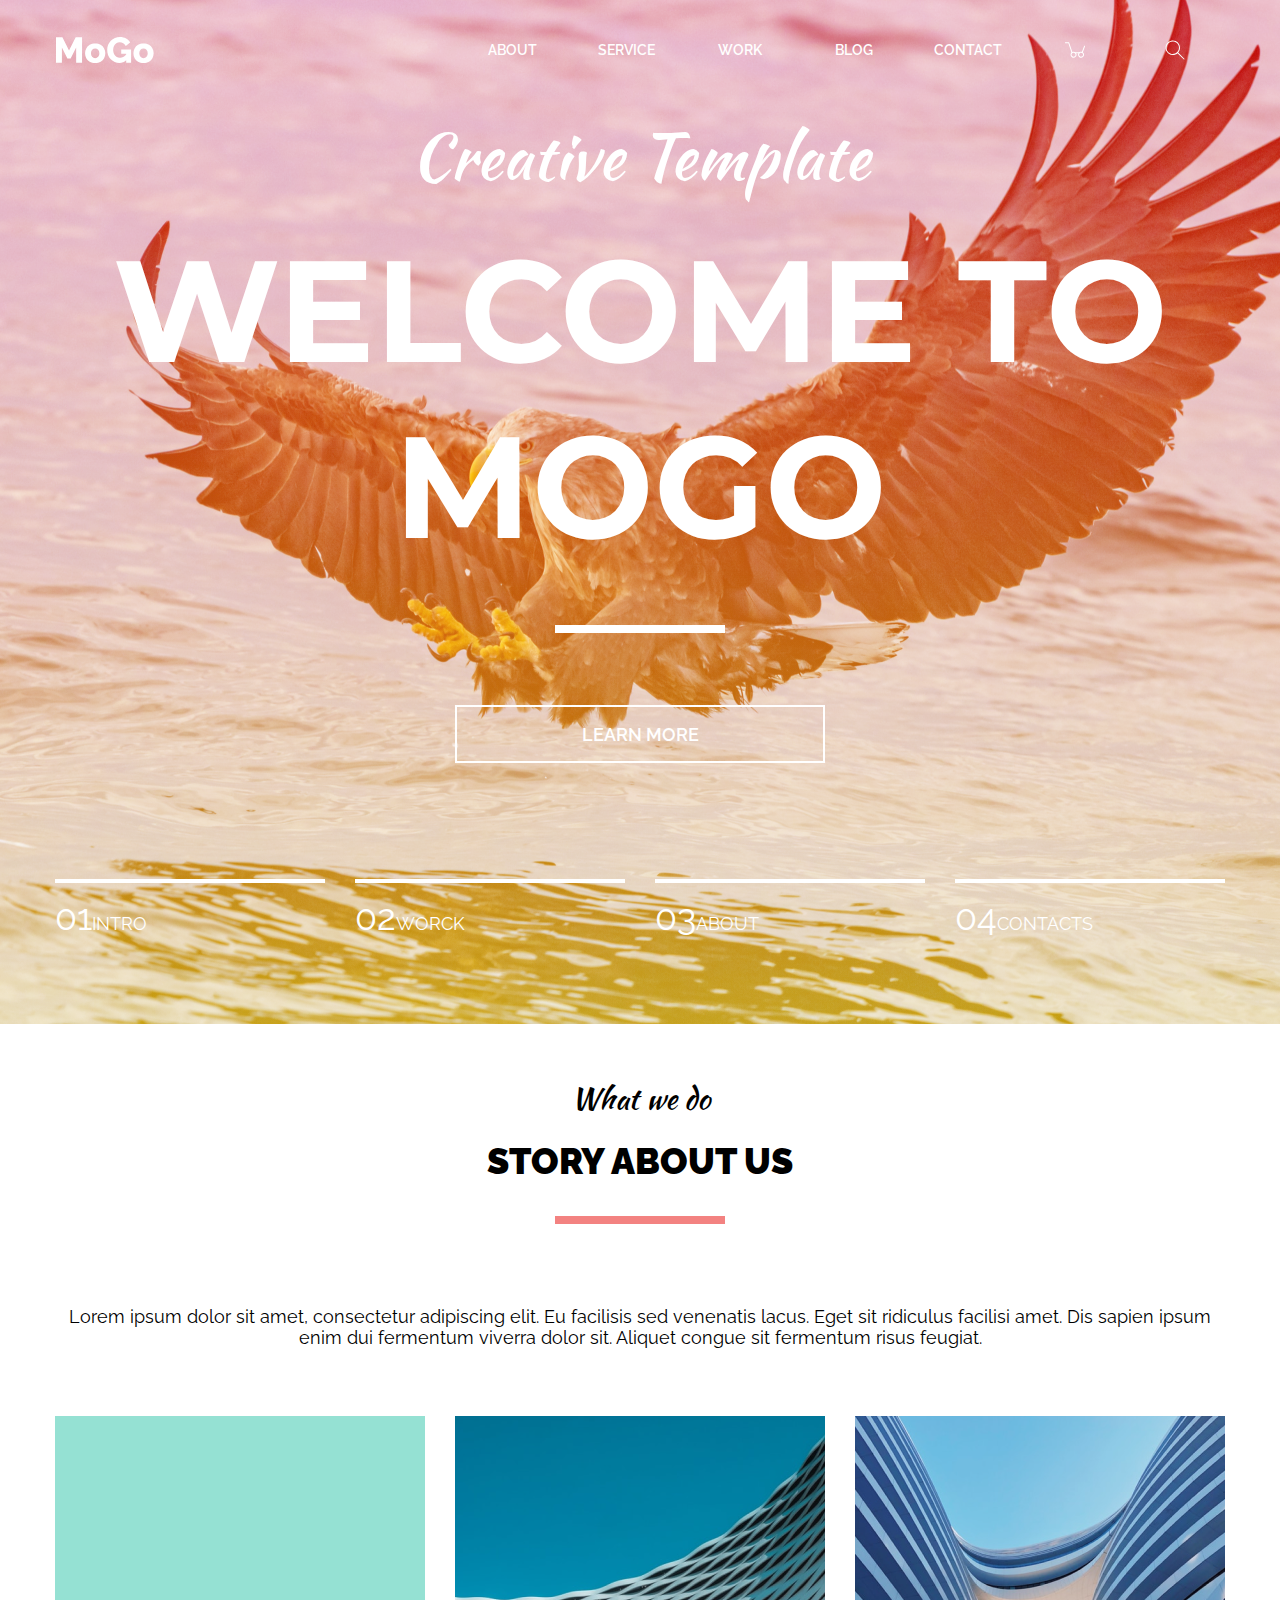
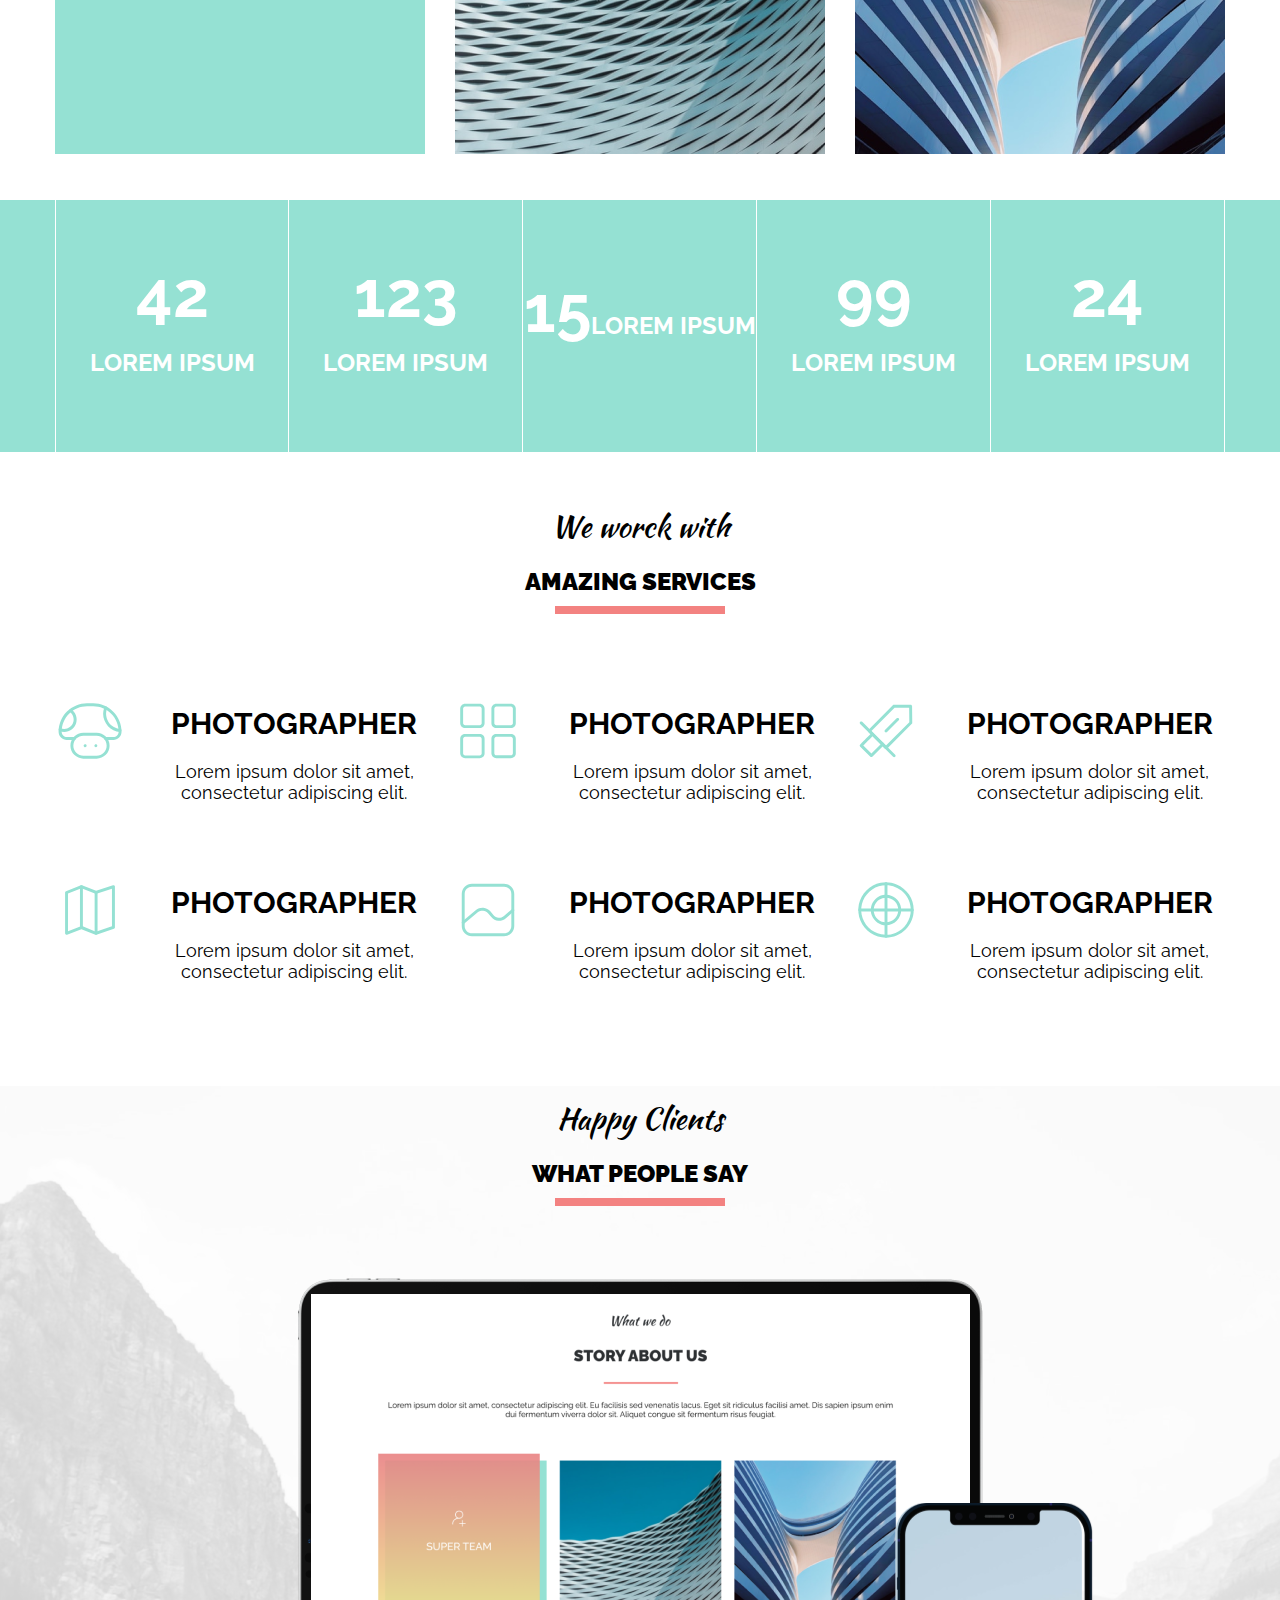
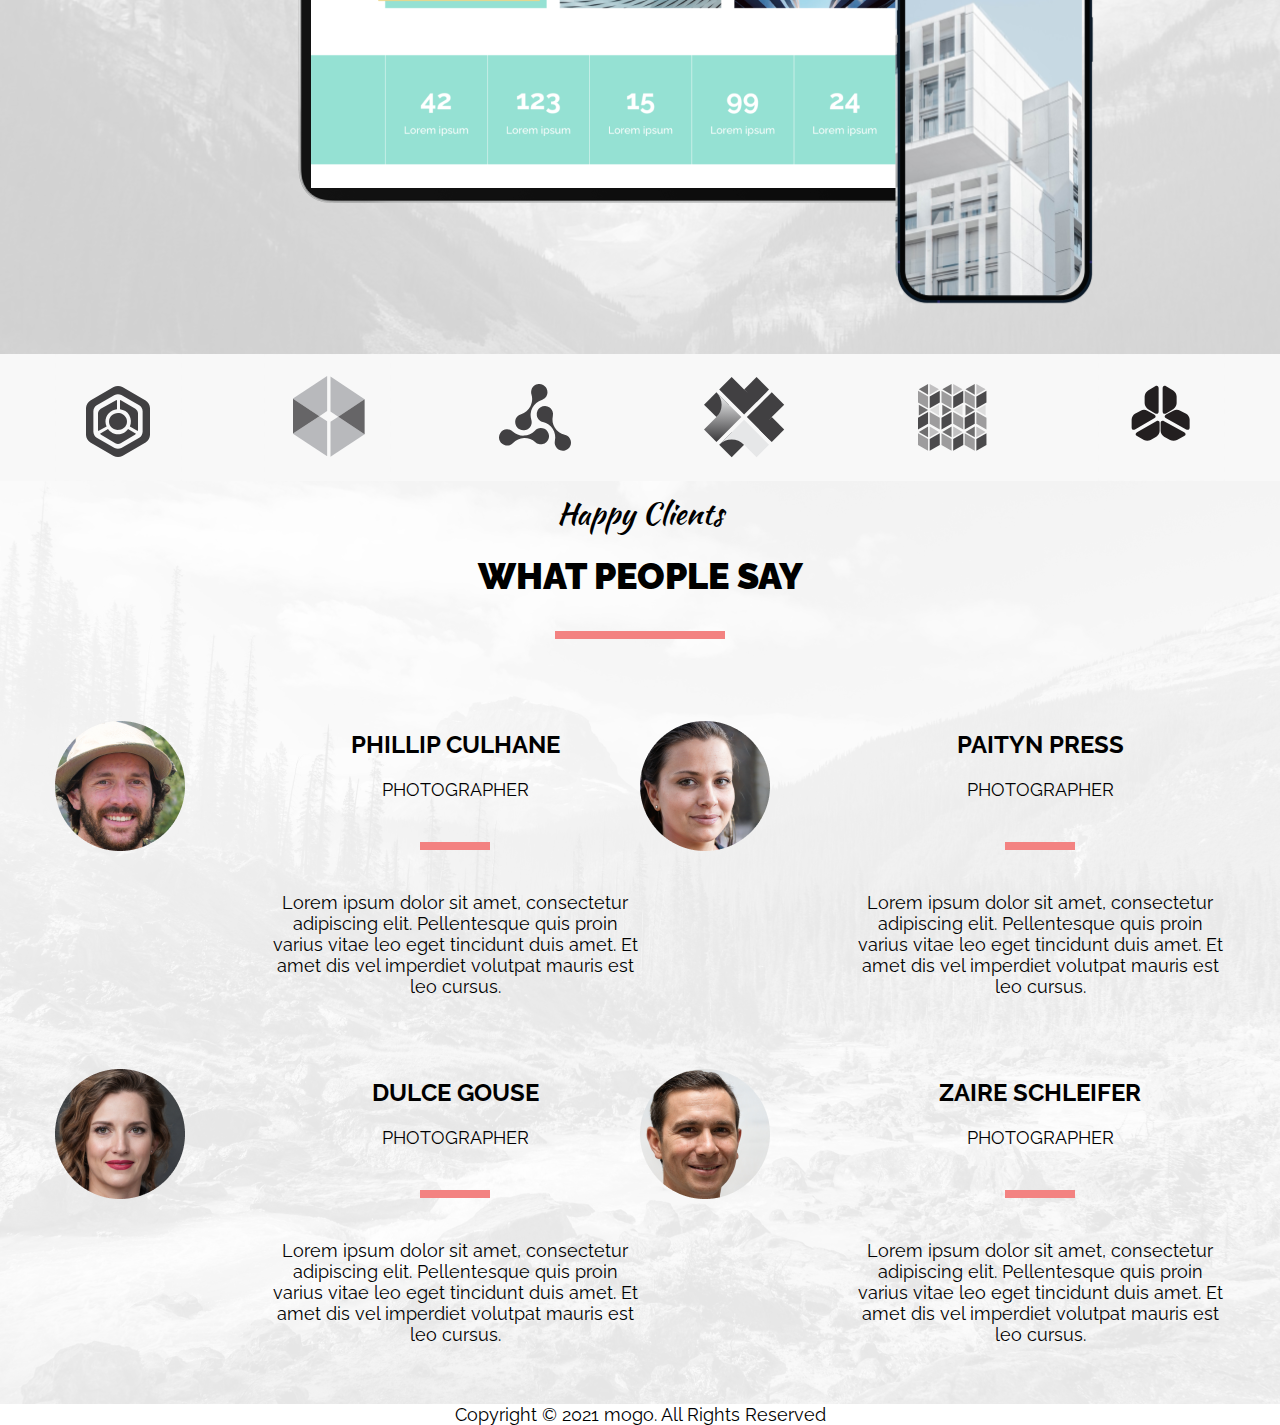
<file: html/project/index.html>
<!DOCTYPE html>
<html lang="en">
<head>
    <meta charset="UTF-8">
    <meta http-equiv="X-UA-Compatible" content="IE=edge">
    <meta name="viewport" content="width=device-width, initial-scale=1.0">  
    <link rel="preconnect" href="https://fonts.googleapis.com">
    <link rel="preconnect" href="https://fonts.gstatic.com" crossorigin>
    <link href="https://fonts.googleapis.com/css2?family=Kaushan+Script&family=Montserrat:wght@400;700&family=Raleway:wght@400;500;700;900&display=swap" rel="stylesheet">
    <link rel="stylesheet" href="css/mogo.css">
    <link rel="stylesheet" href="css/media.css">
    <title>work</title>
</head>
<body>
    <header class="header">
        <div class="container1">
            <div class="container">
                <div class="header__item-ico mogo"></div>
                <div class="container">
                <nav class="header-list">
                    <ul>
                        <li><a href="#">About</a></li>
                        <li><a href="#">service</a></li>
                        <li><a href="#">work</a></li>
                        <li><a href="#">blog</a></li> 
                        <li><a href="#">Contact</a></li>
                    </ul>     
                </nav>
                <a href="#" class="header__item-ico buy"></a>
                <a href="#" class="header__item-ico search"></a>
                </div>
            </div>
        
            <h2>Creative Template</h2>
            <h1>Welcome to MoGo</h1>
            <div class="border"> </div>
            <a href="#" class="button">learn more</a>
            <div class="container">
                <div class="slider1"> <span>01</span> intro </div>
               
                <div class="slider1"> <span>02</span> worck</div>
                
                <div class="slider1"> <span>03</span> about</div>
                
                <div class="slider1"> <span>04</span> contacts </div>
            </div>
        </div>
    </header>
    <section class="about">
        <div class="container1">
      
            <h2>What we do</h2>
            <h4>story about us</h4>
            <div class="border"> </div>
            <h5>Lorem ipsum dolor sit amet, consectetur adipiscing elit. Eu facilisis sed venenatis lacus. 
                Eget sit ridiculus facilisi amet. Dis sapien ipsum enim dui fermentum viverra dolor sit.
                 Aliquet congue sit fermentum risus feugiat.</h5>
            <div class="container">
                <ul class="about-item">
                    <li>
                      <img src="../project/image/super_tram_1.png" alt="">
                      <div class="effect"> 
                        <a href="" class="team"></a>
                        <h3>Super team</h3>

                      </div>
                    </li>
                    <li>
                        <img src="../project/image/super_team_2.png" alt="">
                        <div class="effect"> 
                          <a href="" class="team"></a>
                          <h3>Super team</h3>
  
                        </div>
                      </li>
                      <li>
                        <img src="../project/image/super_team_3.png" alt="">
                        <div class="effect"> 
                          <a href="" class="team"></a>
                          <h3>Super team</h3>
  
                        </div>
                      </li>
            </div>
        </div>

    </section>
    <section class="futures">
        <div class="container1">
            <div class="futures-list">
            <ul>
                <li><span>42</span> Lorem ipsum</li>
                <li><span>123</span> Lorem ipsum</li>
                <li><span>15</span> Lorem ipsum</li>
                <li><span>99</span> Lorem ipsum</li> 
                <li><span>24</span> Lorem ipsum</li>
            </ul>     
            </div>

        </div>
    </section>
    <section class="services">
        <div class="container1">
            <h2>We worck with</h2>
            <h4>amazing services</h4>
            <div class="border"> </div>
            <div class="services__item">
                <div class="services__item-names">
                    <div class="services__item-ico icons"></div>
                    <div class="name">
                      <h3>photographer</h3>
                      <h5>Lorem ipsum dolor sit amet, consectetur adipiscing elit.</h5>
                    </div>
                </div>
                <div class="services__item-names">
                    <div class="services__item-ico icons1"></div>
                    <div class="name">
                      <h3>photographer</h3>
                      <h5>Lorem ipsum dolor sit amet, consectetur adipiscing elit.</h5>
                    </div>
                </div>
                <div class="services__item-names">
                    <div class="services__item-ico icons2"></div>
                    <div class="name">
                      <h3>photographer</h3>
                      <h5>Lorem ipsum dolor sit amet, consectetur adipiscing elit.</h5>
                    </div>
                </div>
                <div class="services__item-names">
                    <div class="services__item-ico icons3"></div>
                    <div class="name">
                      <h3>photographer</h3>
                      <h5>Lorem ipsum dolor sit amet, consectetur adipiscing elit.</h5>
                    </div>
                </div>
                <div class="services__item-names">
                    <div class="services__item-ico icons4"></div>
                    <div class="name">
                      <h3>photographer</h3>
                      <h5>Lorem ipsum dolor sit amet, consectetur adipiscing elit.</h5>
                    </div>
                </div>
                <div class="services__item-names">
                    <div class="services__item-ico icons5"></div>
                    <div class="name">
                      <h3>photographer</h3>
                      <h5>Lorem ipsum dolor sit amet, consectetur adipiscing elit.</h5>
                    </div>
                </div>
            </div>
        </div>
    </section>
    <section class="devices">
        <div class="container1">
            <h2>Happy Clients</h2>
            <h4>what people say</h4>
            <div class="border"> </div>
            <div class="devices bord_comp">
                <div class="devices comp"></div>
            </div>
            <div class="devices mobile">
                <div class="devices bord_mobil "></div>
            </div>
        </div>
    </section>
    <section class="partners">
        <div class="container1">
            
                <div class="ico bawc1"></div>
                <div class="ico bawc2"></div>
                <div class="ico bawc3"></div>
                <div class="ico bawc4"></div>
                <div class="ico bawc5"></div>
                <div class="ico bawc6"></div>
            
        </div>
    </section>
    <section class="happy_clients">
        <div class="container1">
            <h2>Happy Clients</h2>
            <h4>what people say</h4>
            <div class="border"> </div>
          <div class="happy_clients__item">
              <div class="happy_clients__item-names">
                  <div class="happy_clients__item-ico photo1"></div>
                  <div class="name">
                    <h3>Phillip Culhane</h3>
                    <h5>photographer</h5>
                    <div class="border"> </div>
                    <h5>Lorem ipsum dolor sit amet, consectetur adipiscing elit. 
                        Pellentesque quis proin varius vitae leo eget tincidunt duis amet. 
                        Et amet dis vel imperdiet volutpat mauris est leo cursus.</h5>
                  </div>
                </div>
                  <div class="happy_clients__item-names">
                    <div class="happy_clients__item-ico photo2"></div>
                    <div class="name">
                      <h3>Paityn Press</h3>
                      <h5>photographer</h5>
                      <div class="border"> </div>
                      <h5>Lorem ipsum dolor sit amet, consectetur adipiscing elit. 
                          Pellentesque quis proin varius vitae leo eget tincidunt duis amet. 
                          Et amet dis vel imperdiet volutpat mauris est leo cursus.</h5>
                    </div>
                </div>
                    <div class="happy_clients__item-names">
                        <div class="happy_clients__item-ico photo3"></div>
                        <div class="name">
                          <h3>Dulce Gouse</h3>
                          <h5>photographer</h5>
                          <div class="border"> </div>
                          <h5>Lorem ipsum dolor sit amet, consectetur adipiscing elit. 
                              Pellentesque quis proin varius vitae leo eget tincidunt duis amet. 
                              Et amet dis vel imperdiet volutpat mauris est leo cursus.</h5>
                        </div>
                    </div>
                    <div class="happy_clients__item-names">
                        <div class="happy_clients__item-ico photo4"></div>
                        <div class="name">
                            <h3>Zaire Schleifer</h3>
                            <h5>photographer</h5>
                            <div class="border"> </div>
                            <h5>Lorem ipsum dolor sit amet, consectetur adipiscing elit. 
                                  Pellentesque quis proin varius vitae leo eget tincidunt duis amet. 
                                  Et amet dis vel imperdiet volutpat mauris est leo cursus.</h5>
                        </div>
                    </div>
              
            </div>
  
        </div>
      </section>
    <footer>
        
            <h6">  Copyright &#169; 2021 mogo. All Rights Reserved</h6>
        </footer>
</body>
</html>
</file>
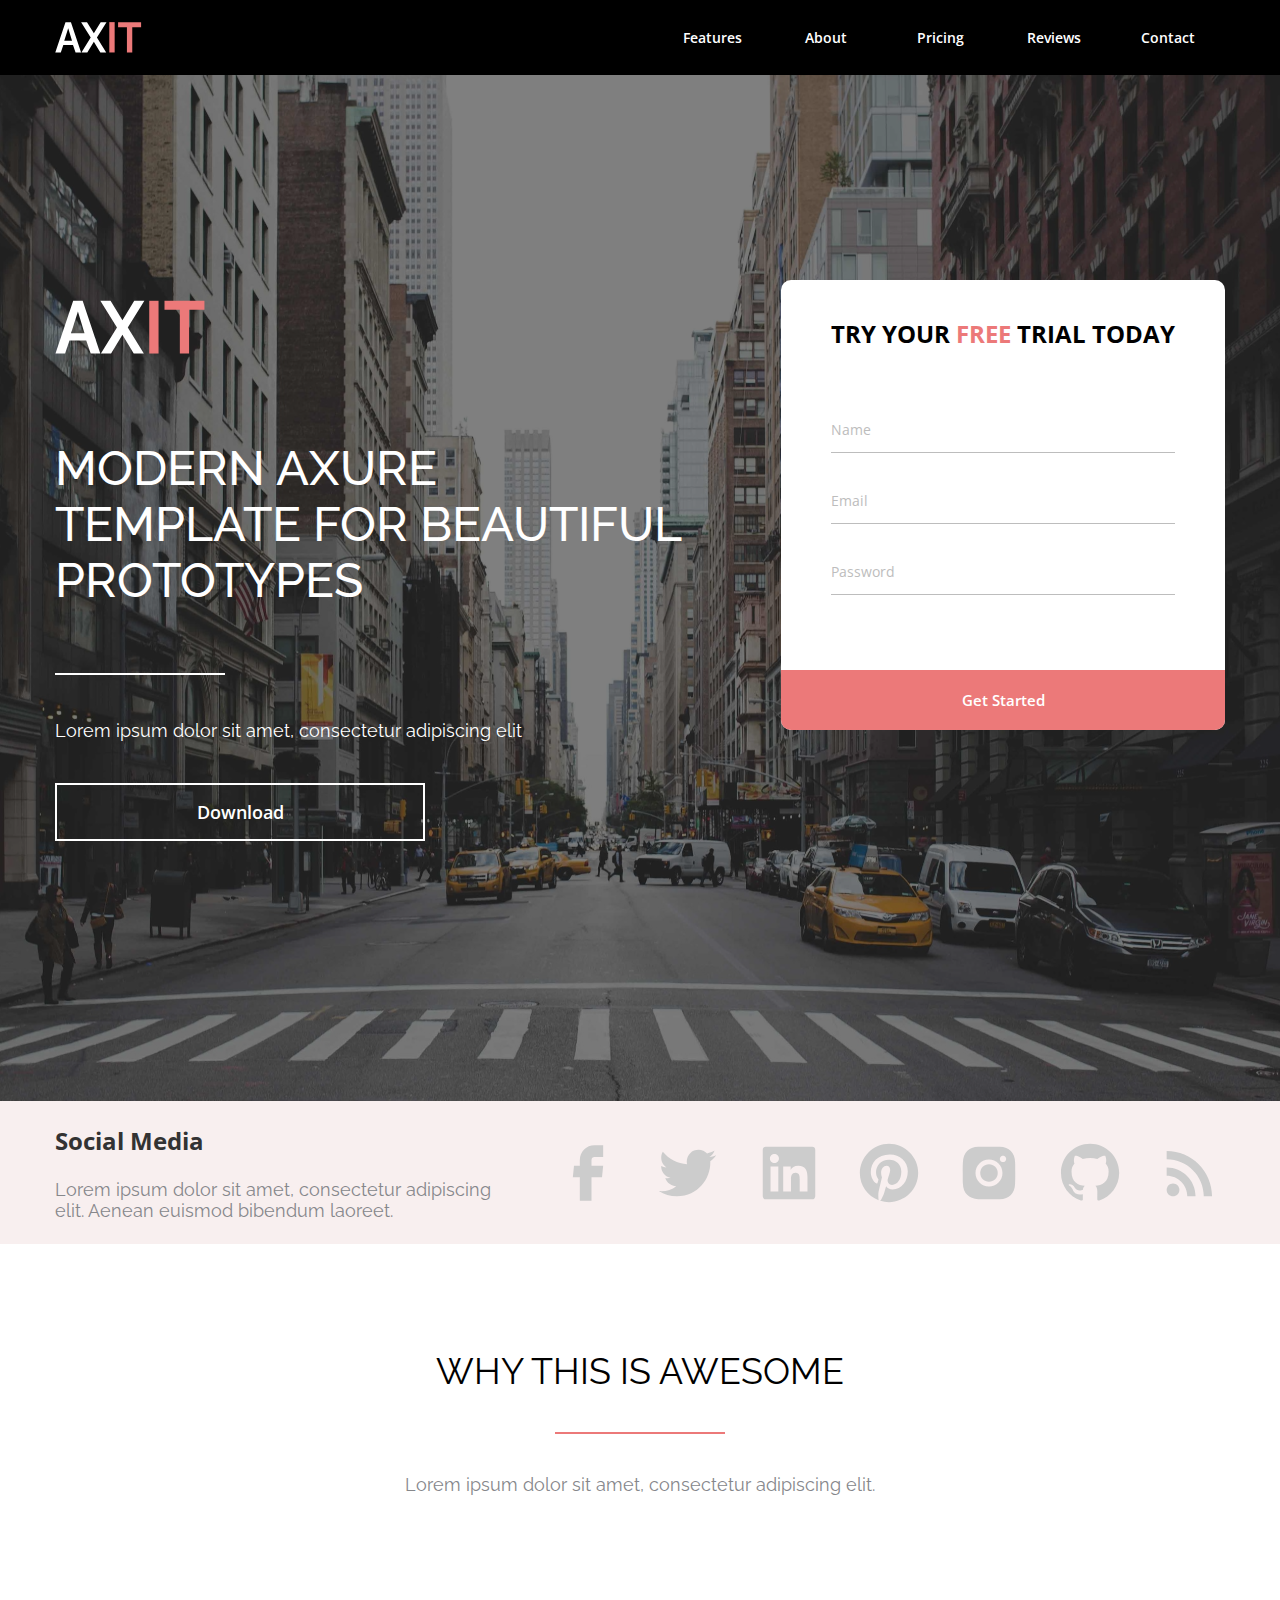
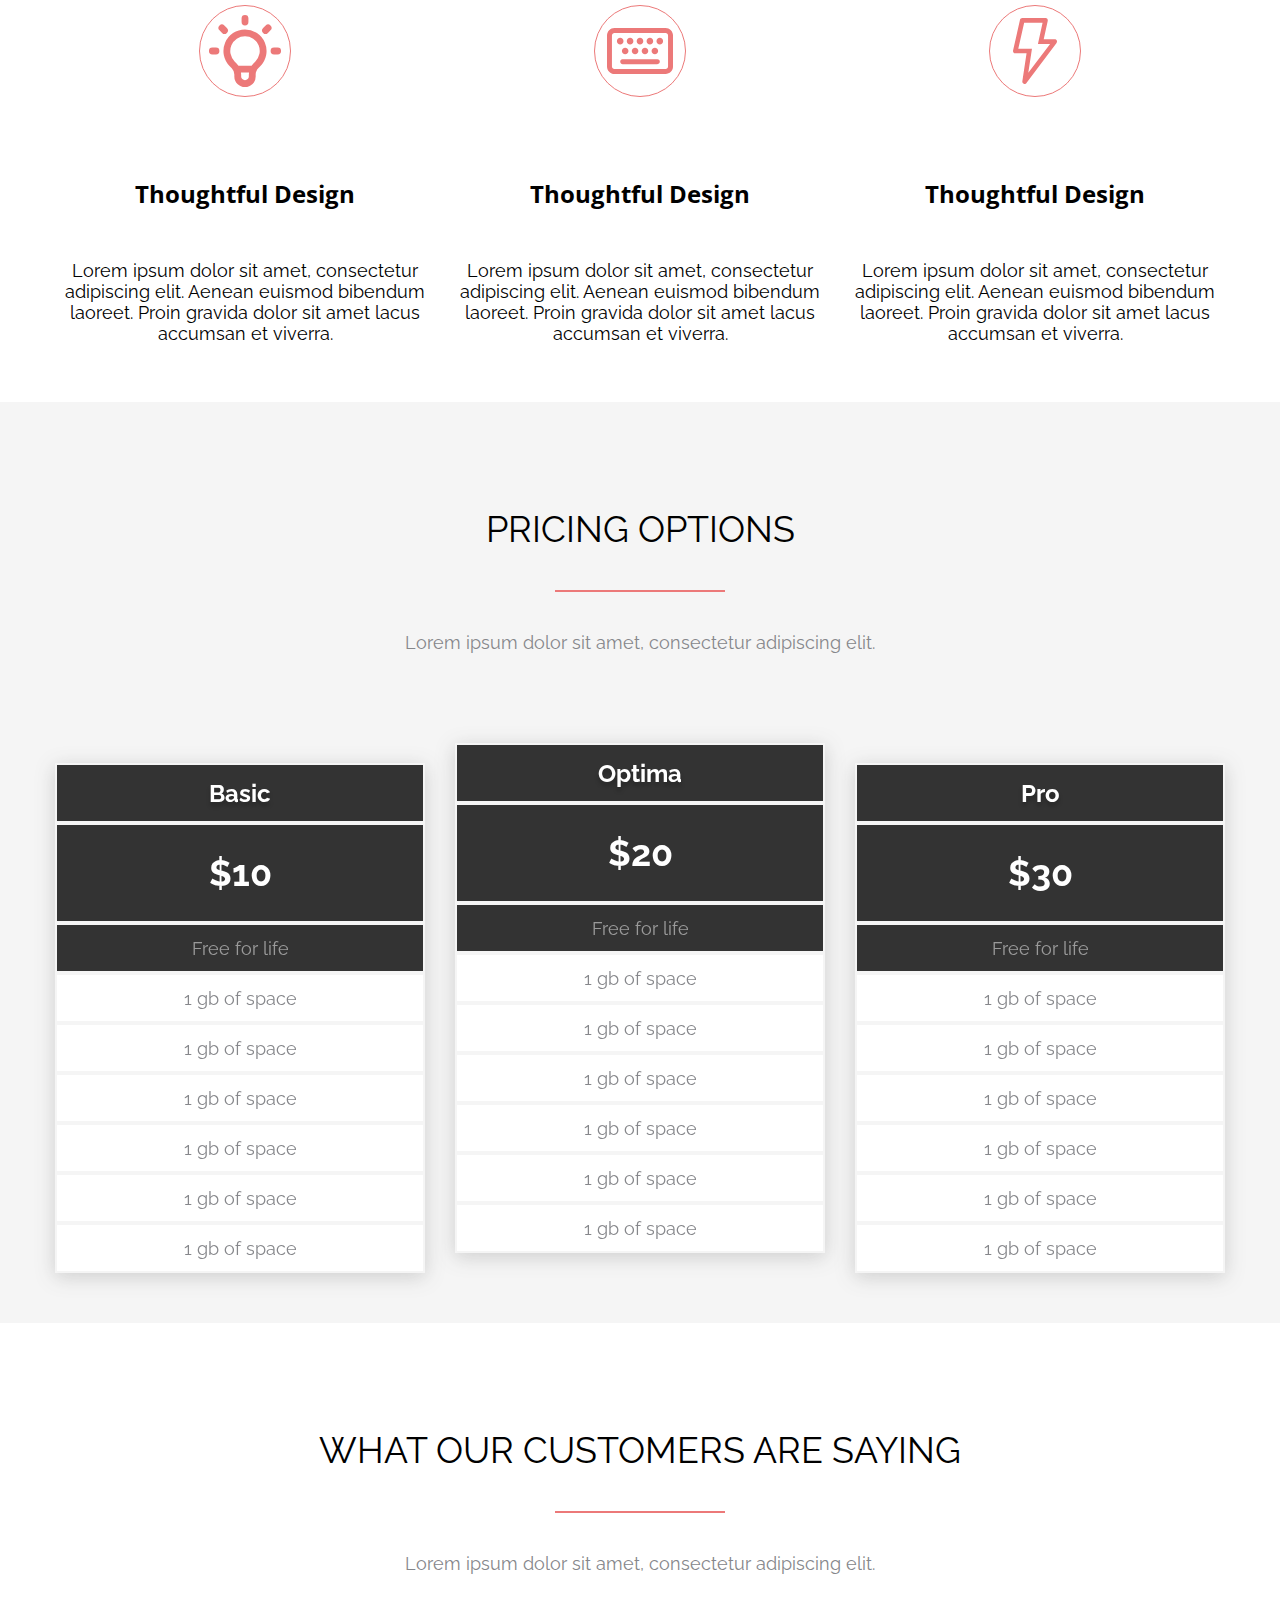
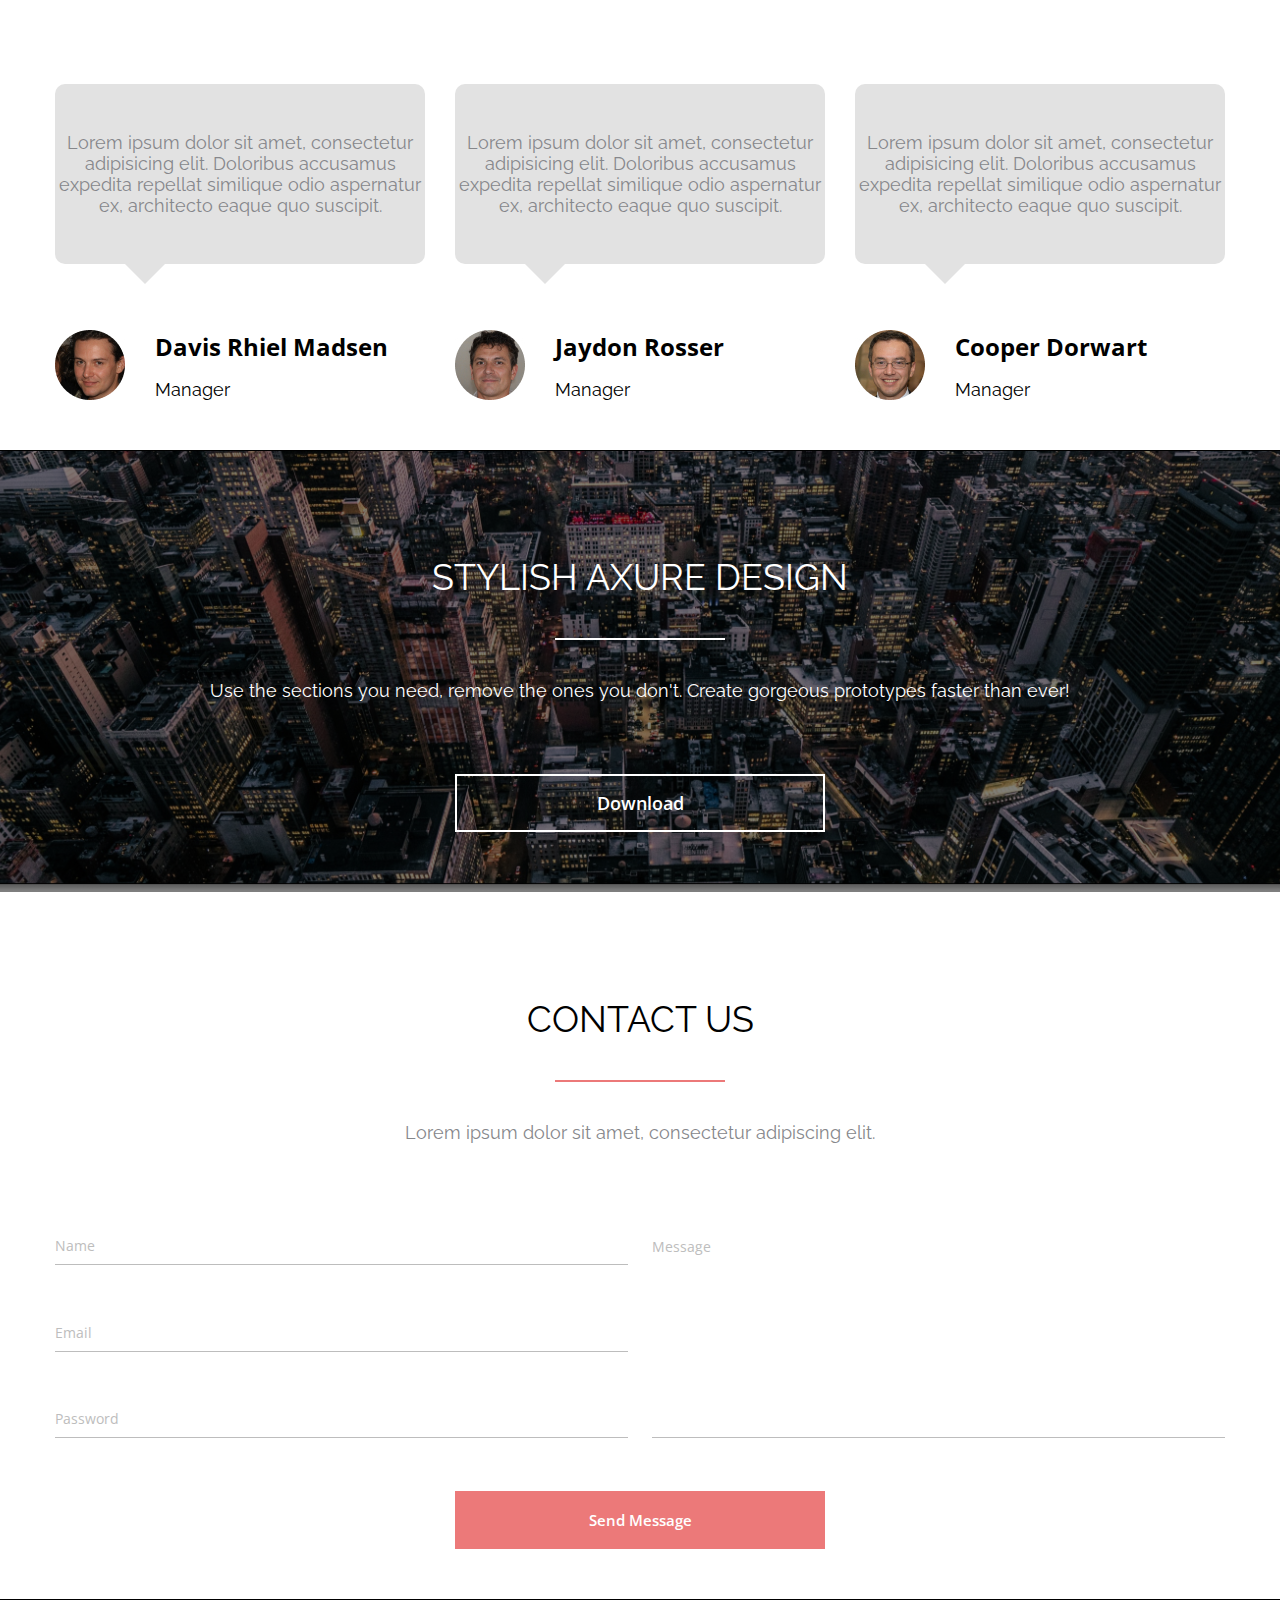
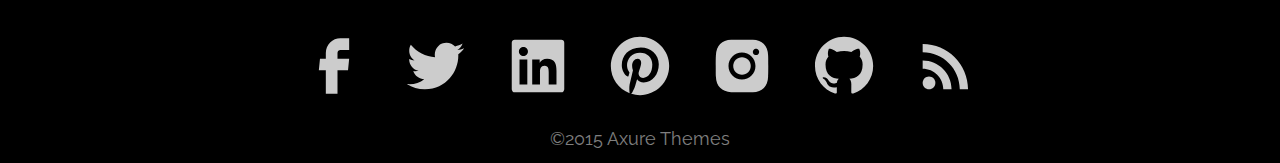
<file: homeWork/homeWork3.html>
<!DOCTYPE html>
<html lang="en">
<head>
    <meta charset="UTF-8">
    <meta http-equiv="X-UA-Compatible" content="IE=edge">
    <meta name="viewport" content="width=device-width, initial-scale=1">
    <title>HomeWork</title>
    <link rel="shortcut icon" href="img/favicon.svg" type="image/x-icon">
    <link href="https://fonts.googleapis.com/css?family=Open+Sans:300,regular,500,600,700,800,300italic,italic,500italic,600italic,700italic,800italic" rel="stylesheet" />
    <link href="https://fonts.googleapis.com/css?family=Raleway:100,200,300,regular,500,600,700,800,900,100italic,200italic,300italic,italic,500italic,600italic,700italic,800italic,900italic" rel="stylesheet" />
    <link rel="preconnect" href="https://fonts.googleapis.com">
    <link rel="preconnect" href="https://fonts.gstatic.com" crossorigin>
    <link rel="stylesheet" href="style/style.css">
    <link rel="stylesheet" href="media/media.css">
  

</head>
<body>
    </div>
    <header class="header">
        <div class="container">
            <div class="header__info">
                <div class="item__logo">
                    <a href="homeWork3.html" class="item__logo-exit" ><img href="homeWork3.html" src="img/logo.svg" alt="logo" width="87px" height="75px"></a>
                </div>
                <nav class="item-list">
                    <ul>
                        <li><a href="#">Features</a></li>
                        <li><a href="#">About</a></li>
                        <li><a href="#">Pricing</a></li>
                        <li><a href="#">Reviews</a></li> 
                        <li><a href="#">Contact</a></li>
                    </ul>     
                </nav>
            </div>
        </div>
    </header>
    <section class="banner">
        <div class="container"> 
            <div class="banner__info">
                <div class="banner__text">
                    <a href="homeWork3.html" class="item__logo-exit" width="170px" height="55px"><img src="img/logo.svg" alt="logo"></a>
                    <h1>MODERN AXURE TEMPLATE FOR BEAUTIFUL PROTOTYPES</h1>
                    <div class="separator"></div>
                    <h5>Lorem ipsum dolor sit amet, consectetur adipiscing elit</h5> 
                    <a href="#" class="download">Download</a>
                </div>
                <div class="banner__input-data">
                    <h4>Try Your <span>FREE</span> Trial Today</h4>
                    <form method="get" action="">
                            <div class="banner__input-data-form"> 
                                <input class="name" type="text" name="banner__input-data-form-name" id="" placeholder="Name">
                                <input class="email" type="email" name="banner__input-data-form-email" id="" placeholder="Email">
                                <input class="password" type="password" name="banner__input-data-form-password" id="" placeholder="Password">
                            </div>  
                            <button class="btn-submit">Get Started</button>
                    </form>
                </div>
                
            </div>
        </div>
    </section>
    <section class="social">
        <div class="container">
            <div class="social__menu">
                <div class="social__info">
                    <h4>Social Media</h4>
                    <p>Lorem ipsum dolor sit amet, consectetur adipiscing elit. 
                        Aenean euismod bibendum laoreet.</p>
                </div>
                <div class="social__icons-line">
                    <a href="#"><i class="icon facebook"></i></a>
                    <a href="#"><i class="icon twitter"></i></a>
                    <a href="#"><i class="icon linkedin"></i></a>
                    <a href="#"><i class="icon pinterest"></i></a>
                    <a href="#"><i class="icon instagram"></i></a>
                    <a href="#"><i class="icon github"></i></a>
                    <a href="#"><i class="icon rss"></i></a>
                </div>
            </div>
        </div>  
    </section>
    <section class="design">
        <div class="container">
         <h2>
               why this is awesome
         </h2>
         <div class="separator"></div>
         <h5> 
            Lorem ipsum dolor sit amet, consectetur adipiscing elit.
         </h5>
         <div class="design__group">
            <div class="design__item">
                 <div class="design__item-icon design__item-icon-lamp" ></div>
                 <div class="design__item-designation">Thoughtful Design</div>
                 <div class="design__item-description">Lorem ipsum dolor sit amet, consectetur adipiscing 
                elit. Aenean euismod bibendum laoreet. Proin gravida  dolor sit amet lacus accumsan et viverra.</div>
            </div>
            <div class="design__item">
                <div class="design__item-icon design__item-icon-keyboard" ></div>
                <div class="design__item-designation">Thoughtful Design</div>
                <div class="design__item-description">Lorem ipsum dolor sit amet, consectetur adipiscing 
                elit. Aenean euismod bibendum laoreet. Proin gravida  dolor sit amet lacus accumsan et viverra.</div>
                </div>
            <div class="design__item">
                <div class="design__item-icon design__item-icon-lightning"></div>
                <div class="design__item-designation">Thoughtful Design</div>
                <div class="design__item-description">Lorem ipsum dolor sit amet, consectetur adipiscing 
                elit. Aenean euismod bibendum laoreet. Proin gravida  dolor sit amet lacus accumsan et viverra.</div>
                </div>
            </div>
    </section>  
    <section class="pricing__page">
        <div class="container">
            <h2>
                pricing options
            </h2>
            <div class="separator"></div>
            <h5> 
            Lorem ipsum dolor sit amet, consectetur adipiscing elit.
            </h5>
            <div class="pricing__group">
                <div class="pricing__group-item">
                    <div class="pricing__group-basic">Basic</div>
                    <div class="pricing__group-price">$10</div>
                    <div class="pricing__group-freeForLife">Free for life</div>
                    <div class="pricing__group-space">1 gb of space</div>
                    <div class="pricing__group-space">1 gb of space</div>
                    <div class="pricing__group-space">1 gb of space</div>
                    <div class="pricing__group-space">1 gb of space</div>
                    <div class="pricing__group-space">1 gb of space</div>
                    <div class="pricing__group-space">1 gb of space</div>
                </div>
                <div class="pricing__group-item top">
                    <div class="pricing__group-basic">Optima</div>
                    <div class="pricing__group-price">$20</div>
                    <div class="pricing__group-freeForLife">Free for life</div>
                    <div class="pricing__group-space">1 gb of space</div>
                    <div class="pricing__group-space">1 gb of space</div>
                    <div class="pricing__group-space">1 gb of space</div>
                    <div class="pricing__group-space">1 gb of space</div>
                    <div class="pricing__group-space">1 gb of space</div>
                    <div class="pricing__group-space">1 gb of space</div>
                </div>
                <div class="pricing__group-item">
                    <div class="pricing__group-basic">Pro</div>
                    <div class="pricing__group-price">$30</div>
                    <div class="pricing__group-freeForLife">Free for life</div>
                    <div class="pricing__group-space">1 gb of space</div>
                    <div class="pricing__group-space">1 gb of space</div>
                    <div class="pricing__group-space">1 gb of space</div>
                    <div class="pricing__group-space">1 gb of space</div>
                    <div class="pricing__group-space">1 gb of space</div>
                    <div class="pricing__group-space">1 gb of space</div>
                </div>
            </div>
        </div>
    </section>
    <section class="customer">
      <div class="container">
        <h2>
            what our customers are saying
        </h2>
        <div class="separator"></div>
        <h5> 
        Lorem ipsum dolor sit amet, consectetur adipiscing elit.
        </h5>
        <div class="customer__comments"> 
            <div class="customers">
                <div class="customer__comments-window">Lorem ipsum dolor sit amet, 
                    consectetur adipisicing elit. Doloribus 
                    accusamus expedita repellat similique 
                    odio aspernatur ex, architecto eaque 
                    quo suscipit.</div>
                <div class="customer__details-names">
                    <div class="customer__details-ico photo1"></div>
                    <div class="customer__details-name">
                        <div class="customer__details-name-name">Davis Rhiel Madsen</div>
                        <div class="customer__details-name-position">Manager</div>
                    </div>
                </div>
            </div>
            <div class="customers">
                <div class="customer__comments-window">Lorem ipsum dolor sit amet, 
                    consectetur adipisicing elit. Doloribus 
                    accusamus expedita repellat similique 
                    odio aspernatur ex, architecto eaque 
                    quo suscipit.</div>
                <div class="customer__details-names">
                    <div class="customer__details-ico photo2"></div>
                    <div class="customer__details-name">
                        <div class="customer__details-name-name">Jaydon Rosser</div>
                        <div class="customer__details-name-position">Manager</div>
                    </div>
                </div>
            </div>
            <div class="customers">
                <div class="customer__comments-window">Lorem ipsum dolor sit amet, 
                    consectetur adipisicing elit. Doloribus 
                    accusamus expedita repellat similique 
                    odio aspernatur ex, architecto eaque 
                    quo suscipit.</div>
                <div class="customer__details-names">
                    <div class="customer__details-ico photo3"></div>
                    <div class="customer__details-name">
                        <div class="customer__details-name-name">Cooper Dorwart</div>
                        <div class="customer__details-name-position">Manager</div>
                    </div>
                </div>
            </div>
        </div>
      </div>
    </section>
    <section class="banner__stylish">
        <div class="container">
                <h2>
                    stylish axure design
                </h2>
                <div class="separator"></div>
                <h5> 
                    Use the sections you need, remove the ones you don't.  Create gorgeous prototypes faster than ever!
                </h5>
                <a href="#" class="download download-stylish">Download</a>
        </div>
    </section>
    <section class="contactUs">
        <div class="container">
            <h2>
                contact us
            </h2>
            <div class="separator"></div>
            <h5> 
            Lorem ipsum dolor sit amet, consectetur adipiscing elit.
            </h5>
            <div class="contactUs__input">
                <form method="get" action="">
                    <div class="contactUs__input-data">
                        <div class="contactUs__input-data-form">
                            <input class="сontactUs__name" type="text" name="contactUs__input-data-form-name" id="" placeholder="Name">
                            <input class="сontactUs__email" type="email" name="contactUs__input-data-form-email" id="" placeholder="Email">
                            <input class="сontactUs__password" type="password" name="contactUs__input-data-password" id="" placeholder="Password">
                        </div>
                        <div class="contactUs__input-data-form-textarea">
                            <textarea name="contactUs__input-data-form-textarea" id="" cols="" rows="" placeholder="Message"></textarea>
                        </div>
                    </div>
                            
                        <button class="btn-submit">Send Message</button>
                </form>


            </div> 
        </div>
    </section>

    <footer class="footer">
        <div class="container">
            <div class="icons_line">
                <a href="#"><i class="icon facebook"></i></a>
                <a href="#"><i class="icon twitter"></i></a>
                <a href="#"><i class="icon linkedin"></i></a>
                <a href="#"><i class="icon pinterest"></i></a>
                <a href="#"><i class="icon instagram"></i></a>
                <a href="#"><i class="icon github"></i></a>
                <a href="#"><i class="icon rss"></i></a>
            </div>
            <h5 class="copy">&#169;2015 Axure Themes</h5>
        </div>
    </footer>
</body>
</html>
</file>
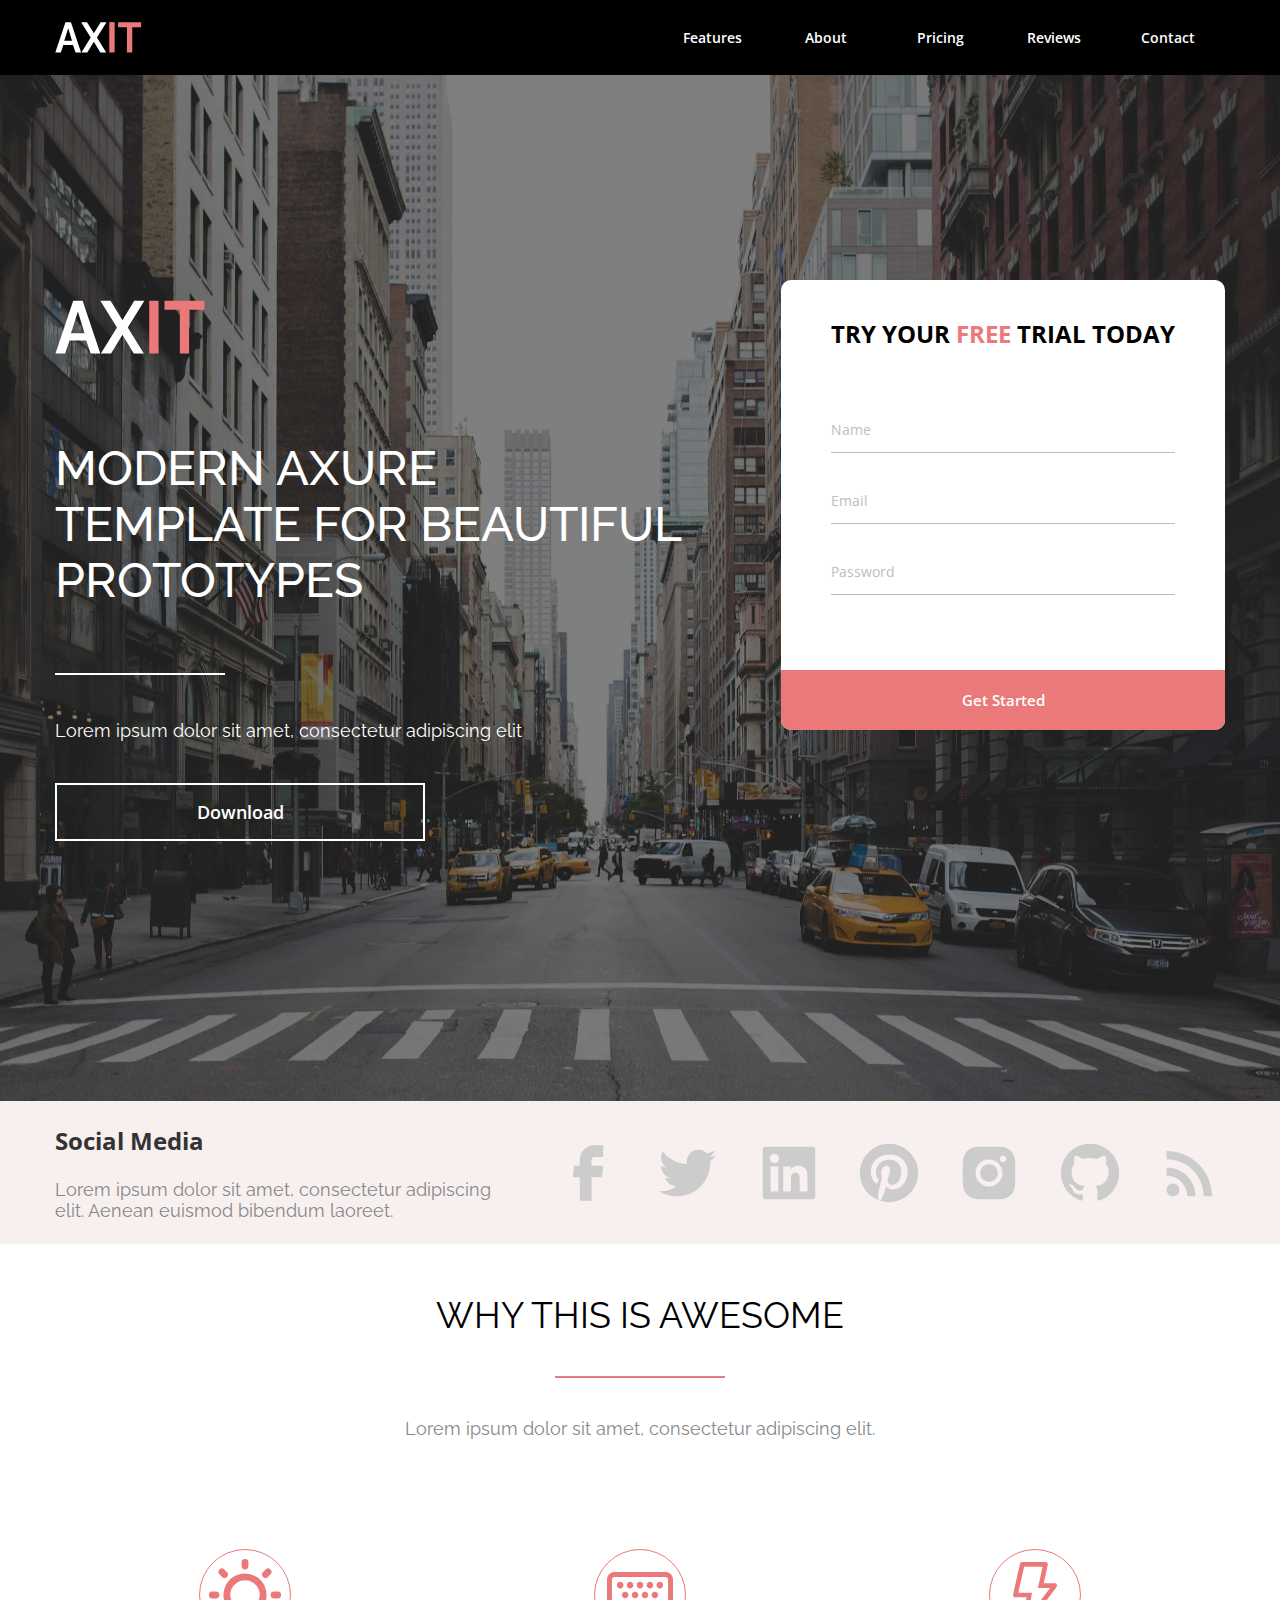
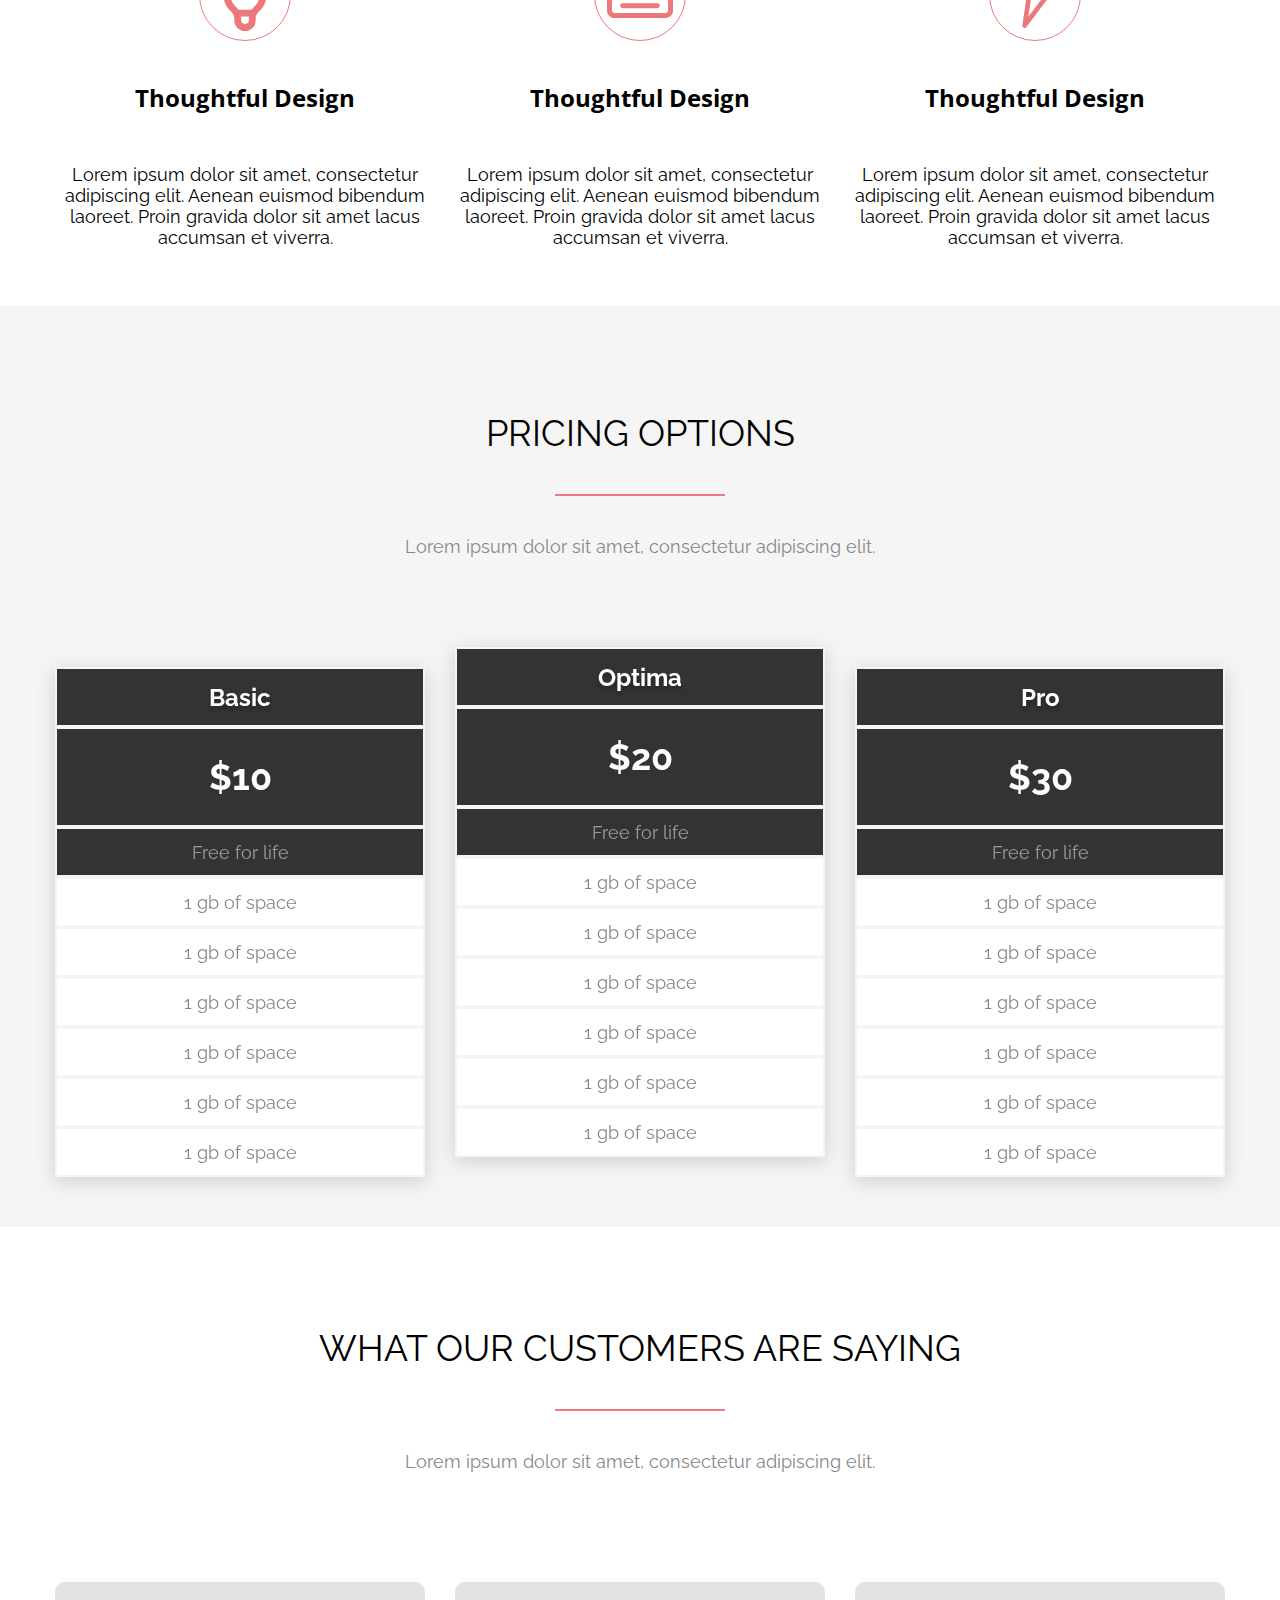
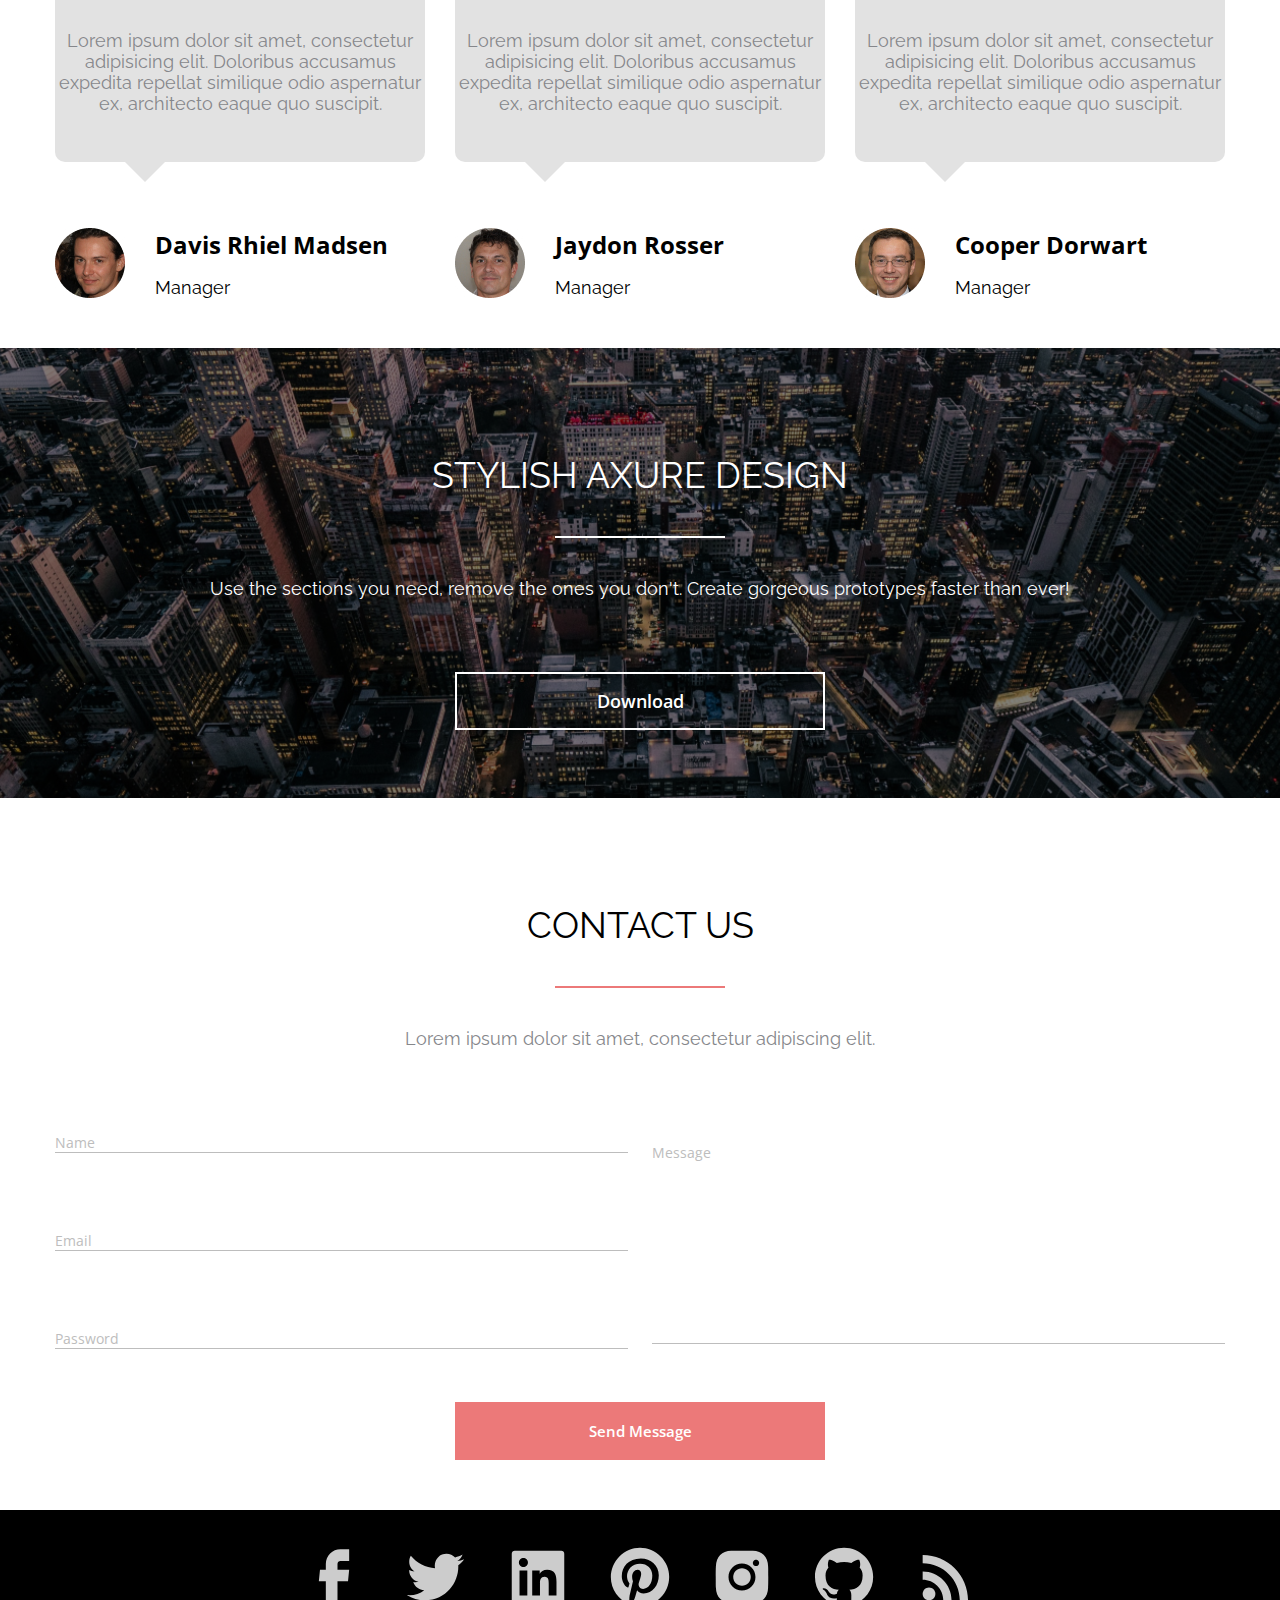
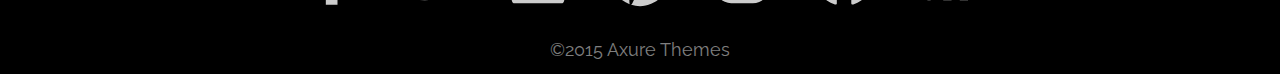
<file: html/lesson10/homeWork3.html>
<!DOCTYPE html>
<html lang="en">

<head>
    <meta charset="UTF-8">
    <meta http-equiv="X-UA-Compatible" content="IE=edge">
    <meta name="viewport" content="width=device-width, initial-scale=1">
    <title>HomeWork</title>
    <link rel="shortcut icon" href="img/favicon.svg" type="image/x-icon">
    <link
        href="https://fonts.googleapis.com/css?family=Open+Sans:300,regular,500,600,700,800,300italic,italic,500italic,600italic,700italic,800italic"
        rel="stylesheet" />
    <link
        href="https://fonts.googleapis.com/css?family=Raleway:100,200,300,regular,500,600,700,800,900,100italic,200italic,300italic,italic,500italic,600italic,700italic,800italic,900italic"
        rel="stylesheet" />
    <link rel="preconnect" href="https://fonts.googleapis.com">
    <link rel="preconnect" href="https://fonts.gstatic.com" crossorigin>
    <link rel="stylesheet" href="css/style.css">
    <link rel="stylesheet" href="css/media.css">


</head>

<body>
    </div>
    <header class="header">
        <div class="container">
            <div class="header__info">
                <div class="item__logo">
                    <a href="#" class="item__logo-exit"><img href="#" src="img/logo.svg" alt="logo" width="87px"
                            height="75px"></a>
                </div>
                <nav class="item-list">
                    <ul>
                        <li><a href="#">Features</a></li>
                        <li><a href="#">About</a></li>
                        <li><a href="#">Pricing</a></li>
                        <li><a href="#">Reviews</a></li>
                        <li><a href="#">Contact</a></li>
                    </ul>
                </nav>
            </div>
            <div class="hidden-menu">
                <input type="checkbox" id="check">
                <label for="check">
                    <span class="line line1"></span>
                    <span class="line line2"></span>
                    <span class="line line3"></span>
                </label>
                <div class="sidebar">
                    <nav class="nav-toggle">
                        <ul>
                            <li><a href="#">Features</a></li>
                            <li><a href="#">About</a></li>
                            <li><a href="#">Pricing</a></li>
                            <li><a href="#">Reviews</a></li>
                            <li><a href="#">Contact</a></li>
                        </ul>
                    </nav>
                </div>
            </div>
        </div>
    </header>
    <section class="banner">
        <div class="container">
            <div class="banner__info">
                <div class="banner__text">
                    <a href="#" class="item__logo-exit" width="170px" height="55px"><img src="img/logo.svg"
                            alt="logo"></a>
                    <h1>modern axure template for beautiful prototypes</h1>
                    <div class="separator"></div>
                    <h5>Lorem ipsum dolor sit amet, consectetur adipiscing elit</h5>
                    <a href="#" class="download">Download</a>
                </div>
                <div class="banner__input-data">
                    <h4>Try Your <span>FREE</span> Trial Today</h4>
                    <form method="get" action="">
                        <div class="banner__input-data-form">
                            <input class="name" type="text" name="banner__input-data-form-name" id=""
                                placeholder="Name">
                            <input class="email" type="email" name="banner__input-data-form-email" id=""
                                placeholder="Email">
                            <input class="password" type="password" name="banner__input-data-form-password" id=""
                                placeholder="Password">
                        </div>
                        <button class="btn-submit">Get Started</button>
                    </form>
                </div>

            </div>
        </div>
    </section>
    <section class="social">
        <div class="container">
            <div class="social__menu">
                <div class="social__info">
                    <h4>Social Media</h4>
                    <p>Lorem ipsum dolor sit amet, consectetur adipiscing elit.
                        Aenean euismod bibendum laoreet.</p>
                </div>
                <div class="social__icons-line">
                    <a href="#"><i class="icon facebook"></i></a>
                    <a href="#"><i class="icon twitter"></i></a>
                    <a href="#"><i class="icon linkedin"></i></a>
                    <a href="#"><i class="icon pinterest"></i></a>
                    <a href="#"><i class="icon instagram"></i></a>
                    <a href="#"><i class="icon github"></i></a>
                    <a href="#"><i class="icon rss"></i></a>
                </div>
            </div>
        </div>
    </section>
    <section class="design">
        <div class="container">
            <h2>
                why this is awesome
            </h2>
            <div class="separator"></div>
            <h5>
                Lorem ipsum dolor sit amet, consectetur adipiscing elit.
            </h5>
            <div class="design__group">
                <div class="design__item">
                    <div class="design__item-icon design__item-icon-lamp"></div>
                    <div class="design__item-designation">Thoughtful Design</div>
                    <div class="design__item-description">Lorem ipsum dolor sit amet, consectetur adipiscing
                        elit. Aenean euismod bibendum laoreet. Proin gravida dolor sit amet lacus accumsan et viverra.
                    </div>
                </div>
                <div class="design__item">
                    <div class="design__item-icon design__item-icon-keyboard"></div>
                    <div class="design__item-designation">Thoughtful Design</div>
                    <div class="design__item-description">Lorem ipsum dolor sit amet, consectetur adipiscing
                        elit. Aenean euismod bibendum laoreet. Proin gravida dolor sit amet lacus accumsan et viverra.
                    </div>
                </div>
                <div class="design__item">
                    <div class="design__item-icon design__item-icon-lightning"></div>
                    <div class="design__item-designation">Thoughtful Design</div>
                    <div class="design__item-description">Lorem ipsum dolor sit amet, consectetur adipiscing
                        elit. Aenean euismod bibendum laoreet. Proin gravida dolor sit amet lacus accumsan et viverra.
                    </div>
                </div>
            </div>
    </section>
    <section class="pricing__page">
        <div class="container">
            <h2>
                pricing options
            </h2>
            <div class="separator"></div>
            <h5>
                Lorem ipsum dolor sit amet, consectetur adipiscing elit.
            </h5>
            <div class="pricing__group">
                <div class="pricing__group-item">
                    <div class="pricing__group-basic">Basic</div>
                    <div class="pricing__group-price">$10</div>
                    <div class="pricing__group-freeForLife">Free for life</div>
                    <div class="pricing__group-space">1 gb of space</div>
                    <div class="pricing__group-space">1 gb of space</div>
                    <div class="pricing__group-space">1 gb of space</div>
                    <div class="pricing__group-space">1 gb of space</div>
                    <div class="pricing__group-space">1 gb of space</div>
                    <div class="pricing__group-space">1 gb of space</div>
                </div>
                <div class="pricing__group-item top">
                    <div class="pricing__group-basic">Optima</div>
                    <div class="pricing__group-price">$20</div>
                    <div class="pricing__group-freeForLife">Free for life</div>
                    <div class="pricing__group-space">1 gb of space</div>
                    <div class="pricing__group-space">1 gb of space</div>
                    <div class="pricing__group-space">1 gb of space</div>
                    <div class="pricing__group-space">1 gb of space</div>
                    <div class="pricing__group-space">1 gb of space</div>
                    <div class="pricing__group-space">1 gb of space</div>
                </div>
                <div class="pricing__group-item">
                    <div class="pricing__group-basic">Pro</div>
                    <div class="pricing__group-price">$30</div>
                    <div class="pricing__group-freeForLife">Free for life</div>
                    <div class="pricing__group-space">1 gb of space</div>
                    <div class="pricing__group-space">1 gb of space</div>
                    <div class="pricing__group-space">1 gb of space</div>
                    <div class="pricing__group-space">1 gb of space</div>
                    <div class="pricing__group-space">1 gb of space</div>
                    <div class="pricing__group-space">1 gb of space</div>
                </div>
            </div>
        </div>
    </section>
    <section class="customer">
        <div class="container">
            <h2>
                what our customers are saying
            </h2>
            <div class="separator"></div>
            <h5>
                Lorem ipsum dolor sit amet, consectetur adipiscing elit.
            </h5>
            <div class="customer__comments">
                <div class="customers">
                    <div class="customer__comments-window">Lorem ipsum dolor sit amet,
                        consectetur adipisicing elit. Doloribus
                        accusamus expedita repellat similique
                        odio aspernatur ex, architecto eaque
                        quo suscipit.</div>
                    <div class="customer__details-names">
                        <div class="customer__details-ico photo1"></div>
                        <div class="customer__details-name">
                            <div class="customer__details-name-name">Davis Rhiel Madsen</div>
                            <div class="customer__details-name-position">Manager</div>
                        </div>
                    </div>
                </div>
                <div class="customers">
                    <div class="customer__comments-window">Lorem ipsum dolor sit amet,
                        consectetur adipisicing elit. Doloribus
                        accusamus expedita repellat similique
                        odio aspernatur ex, architecto eaque
                        quo suscipit.</div>
                    <div class="customer__details-names">
                        <div class="customer__details-ico photo2"></div>
                        <div class="customer__details-name">
                            <div class="customer__details-name-name">Jaydon Rosser</div>
                            <div class="customer__details-name-position">Manager</div>
                        </div>
                    </div>
                </div>
                <div class="customers">
                    <div class="customer__comments-window">Lorem ipsum dolor sit amet,
                        consectetur adipisicing elit. Doloribus
                        accusamus expedita repellat similique
                        odio aspernatur ex, architecto eaque
                        quo suscipit.</div>
                    <div class="customer__details-names">
                        <div class="customer__details-ico photo3"></div>
                        <div class="customer__details-name">
                            <div class="customer__details-name-name">Cooper Dorwart</div>
                            <div class="customer__details-name-position">Manager</div>
                        </div>
                    </div>
                </div>
            </div>
        </div>
    </section>
    <section class="banner__stylish">
        <div class="container">
            <h2>
                stylish axure design
            </h2>
            <div class="separator"></div>
            <h5>
                Use the sections you need, remove the ones you don't. Create gorgeous prototypes faster than ever!
            </h5>
            <a href="#" class="download download-stylish">Download</a>
        </div>
    </section>
    <section class="contactUs">
        <div class="container">
            <h2>
                contact us
            </h2>
            <div class="separator"></div>
            <h5>
                Lorem ipsum dolor sit amet, consectetur adipiscing elit.
            </h5>
            <div class="contactUs__input">
                <form method="get" action="">
                    <div class="contactUs__input-data">
                        <div class="contactUs__input-data-form">
                            <input class="сontactUs__name" type="text" name="contactUs__input-data-form-name" id=""
                                placeholder="Name">
                            <input class="сontactUs__email" type="email" name="contactUs__input-data-form-email" id=""
                                placeholder="Email">
                            <input class="сontactUs__password" type="password" name="contactUs__input-data-password"
                                id="" placeholder="Password">
                        </div>
                        <div class="contactUs__input-data-form-textarea">
                            <textarea name="contactUs__input-data-form-textarea" id="" cols="" rows=""
                                placeholder="Message"></textarea>
                        </div>
                    </div>

                    <button class="btn-submit">Send Message</button>
                </form>


            </div>
        </div>
    </section>

    <footer class="footer">
        <div class="container">
            <div class="icons_line">
                <a href="#"><i class="icon facebook"></i></a>
                <a href="#"><i class="icon twitter"></i></a>
                <a href="#"><i class="icon linkedin"></i></a>
                <a href="#"><i class="icon pinterest"></i></a>
                <a href="#"><i class="icon instagram"></i></a>
                <a href="#"><i class="icon github"></i></a>
                <a href="#"><i class="icon rss"></i></a>
            </div>
            <h5 class="copy">&#169;2015 Axure Themes</h5>
        </div>
    </footer>
</body>

</html>
</file>
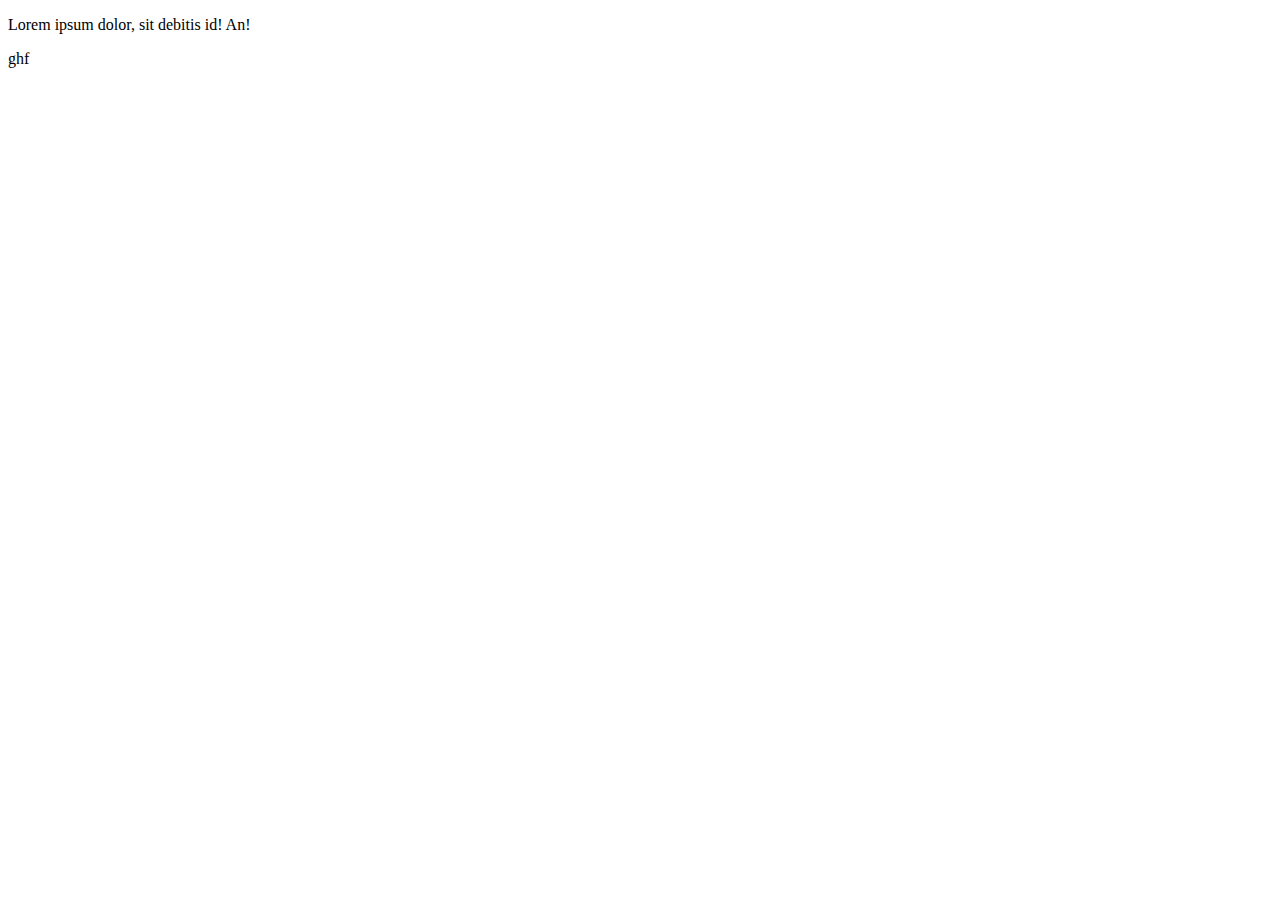
<file: html/lesson10/ind.html>
<!DOCTYPE html>
<html lang="en">

<head>
   <meta charset="UTF-8">
   <meta http-equiv="X-UA-Compatible" content="IE=edge">
   <meta name="viewport" content="width=device-width, initial-scale=1.0">
   <title>Document</title>
</head>

<body>
   <p>Lorem ipsum dolor, sit debitis id! An!</p>
   <p>ghf</p>
</body>

</html>
</file>
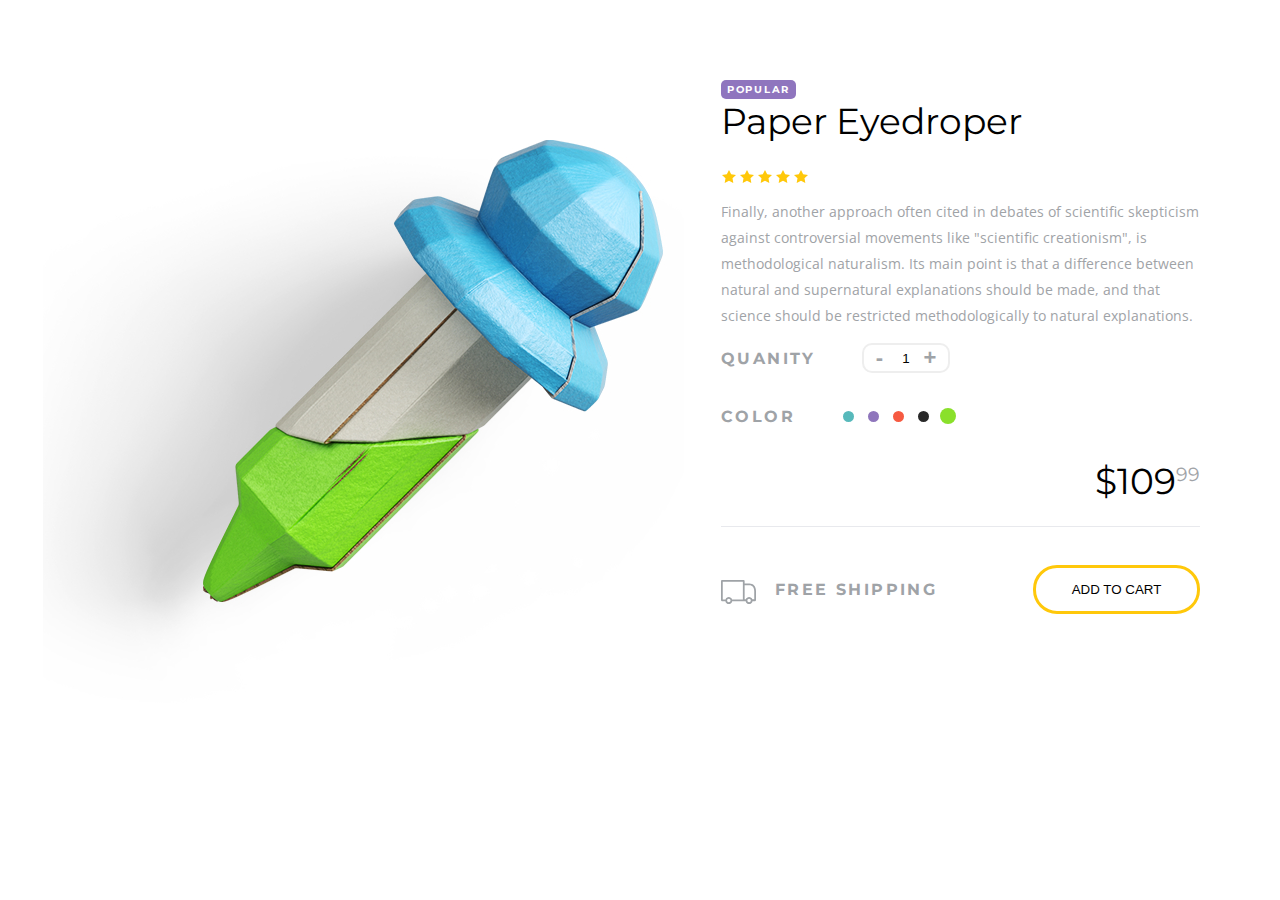
<file: html/lesson12/проект12/12.html>
<!DOCTYPE html>
<html lang="en">

<head>
   <meta charset="UTF-8">
   <meta http-equiv="X-UA-Compatible" content="IE=edge">
   <meta name="viewport" content="width=device-width, initial-scale=1.0">
   <link rel="preconnect" href="https://fonts.googleapis.com">
   <link rel="preconnect" href="https://fonts.gstatic.com" crossorigin>
   <link href="https://fonts.googleapis.com/css2?family=Montserrat:wght@400;700&family=Open+Sans&display=swap"
      rel="stylesheet">
   <link rel="stylesheet" href="./css/12.css">
   <title>Paper Eyedroper</title>
</head>

<body>
   <section class="wrapper">
      <div class="picture">
         <ul class="picture__item">
            <li class="picture__itemico crown"></li>
            <li class="picture__itemico fill"></li>
            <li class="picture__itemico hat"></li>
            <li class="picture__itemico scissors"></li>
         </ul>
      </div>

      <div class="data">
         <div class="popular">
            <p>popular</p>
         </div>
         <p class="bigtext">paper eyedroper</p>
         <img src="./img/star.svg" alt="звезда">
         <p class="smalltext">Finally, another approach often cited in debates of scientific skepticism against controversial movements
            like "scientific creationism", is methodological naturalism. Its main point is that a difference between
            natural and supernatural explanations should be made, and that science should be restricted methodologically
            to natural explanations.</p>
         <div class="quanity">
            <p class="graytext">quanity</p>
            <div class="number">
               <button class="number-minus" type="button" onclick="this.nextElementSibling.stepDown(); this.nextElementSibling.onchange();">-</button>
               <input type="number" min="0" max="10" value="1" readonly>
               <button class="number-plus" type="button" onclick="this.previousElementSibling.stepUp(); this.previousElementSibling.onchange();">+</button>
            </div>
         </div>
         <div class="quanity radiocol">
            <p class="graytext">color</p>
               <div class="radiobutton">
                  <label class="rad-label">
                     <input type="radio" class="rad-input" name="rad" value="green">
                     <div class="rad-design-gr"></div>                    
                  </label>
                  <label class="rad-label">
                     <input type="radio" class="rad-input" name="rad" value="violet">
                     <div class="rad-design-vi"></div>                    
                  </label>                
                  <label class="rad-label">
                     <input type="radio" class="rad-input" name="rad" value="red">
                     <div class="rad-design-re"></div>                    
                  </label>                
                  <label class="rad-label">
                     <input type="radio" class="rad-input" name="rad" value="black">
                     <div class="rad-design-bl"></div>                    
                  </label>
                  <label class="rad-label">
                     <input type="radio" class="rad-input" name="rad" value="light-green" checked>
                     <div class="rad-design-li"></div>                    
                  </label>                
               </div>

         </div>
         <p class="bigtext end">$109<sup>99</sup></p>
         <div class="dispatch">
            <p class="graytext bus">free shipping</p>
            <button class="btn">add to cart</button>
         </div>
      </div>

   </section>
</body>

</html>
</file>
<file: axit/css/style.css>
:root {
    --primary-color:#000;
    --secondary-color:#fff;
    --pink-color:#EC7979;
    --social-color:#F8EFEF;
    --input-color:#8d8d8d;
    --bgray-color:#333;
    --black-bacground-color:#000;
    --pricing-background:#f5f5f5;
    --table-background:#333333;
    --table-color:#86878B;
    --active-background:#AB4949;
    --tabs-border-color:#C6CBCD;
    --reviews-background:#E2E2E2;
    --contact-border:#BDBDBD;
}   
* {
    box-sizing: border-box;
    padding: 0;
    margin: 0;
}
ol,ul {
    list-style: none;
    padding: 0;
    margin: 0;
}
a {
    text-decoration: none;
    color: var(--secondary-color);
}
html, body {
    margin: 0;
    height: 100%;
}
body {
    font-size: 18px;
    font-family:'Raleway', Arial, sans-serif;
    min-width: 320px;
}
.visually-hidden {
    position: absolute;
    width: 1px;
    height: 1px;
    margin: -1px;
    border: 0;
    padding: 0;
    white-space: nowrap;
    clip-path: inset(100%);
    clip: rect(0 0 0 0);
    overflow: hidden;
}
.button {
    font-family: 'Open Sans', 'Arial', sans-serif;
    font-weight: 600;
    display: flex;
    align-items: center;
    justify-content: center;
    cursor: pointer;
    text-transform: capitalize;
    color:var(--secondary-color);
    text-decoration: none;
    background: transparent;
}
.button--white {
    border: 2px solid #fff;
    background: transparent;
}
.button--pink {
    background: var(--pink-color);
    border: 1px solid var(--pink-color);
}
.button--pink:hover,
.button--pink:focus {
    background-color: var(--active-background);
    border: 1px solid var(--active-background);
    transition: all .2s ease-in;
}
.button--white:hover,
.button--white:focus {
    border: 2px solid var(--pink-color);
    color: var(--pink-color);
    transition: all .2s ease-in;
}
.button--white:active {
    border: 2px solid var(--active-background);
    background: var(--active-background);
    color: var(--secondary-color);
}
.wrapper {
    width: 1200px;
    padding: 0 15px;
    margin: 0 auto;
}
.wrapper--flex {
    display: flex;
    flex-flow: row wrap;
}

.section-title {
    font-size: 36px;
    font-weight: 400;
    text-transform: uppercase;
    color: var(--primary-color);
    font-family: 'Raleway', 'Arial', serif;
    margin-bottom: 45px;
    position: relative;
    text-align: center;
}
.title-line {
    margin: 0 auto;
    width: 170px;
    height: 2px;
    background-color: var(--pink-color);
    margin-bottom: 40px;
}
.section-text {
    color: var(--input-color);
    text-align: center;
    margin-bottom: 70px;
}
.header {
    background-color: var(--black-bacground-color);
    top: 0px;
    display: flex;
    flex-direction: row;
    align-items: center;
    justify-content: space-between;
    color: #FFF;
}
.nav {
    display: flex;
    flex-direction: row;
    align-items: center;
    justify-content: space-between;
    color: #FFF;
}
.nav-list {
    min-height: 75px;
    display: flex;
    flex-flow: row wrap;
    align-items: center;
    list-style-type: none;
}
.nav__item {
    text-transform: capitalize;
}
.nav__item:hover,
.nav__item:focus {
    background: var(--pink-color);
    transition: all .2s ease;
} 
.nav__item--active {
    background-color: var(--active-background);
}
.nav__logo {
    display: inline-block;
    margin-right: auto;
    height: 100%;
    width: 30px;
    cursor: pointer;
    flex-direction: column;
    justify-content: center;
    align-items: center;
}
#burgerCheckbox {
    display: none;
}
.menu-button-container {
    display: none;
    height: 100%;
    width: 30px;
    cursor: pointer;
    flex-direction: column;
    justify-content: center;
    align-items: center;
}
.menu-button,
.menu-button::before,
.menu-button::after {
    display: block;
    background-color: #fff;
    position: absolute;
    top: 20px;
    right: 10px;
    height: 4px;
    width: 30px;
    transition: transform .4s cubic-bezier(0.23, 1, 0.32, 1);
    border-radius: 2px;
}
.menu-button::before {
    content: '';
    top: 0;
    right: 0;
    margin-top: -8px;
}
.menu-button::after {
    content: '';
    top: 0;
    right: 0;
    margin-top: 8px;
}
#burgerCheckbox:checked + .menu-button-container .menu-button::before {
    margin-top: 0px;
    transform: rotate(405deg);
}
#burgerCheckbox:checked + .menu-button-container .menu-button {
    background-color: rgba(255, 255, 255, 0);
}
#burgerCheckbox:checked + .menu-button-container .menu-button::after {
    margin-top: 0;
    transform: rotate(-405deg);
}
.nav__link {
    display: flex;
    flex-wrap: wrap;
    justify-content: center;
    align-items: center;
    min-height: 79px;
    padding: 0 25px;
}  
.burger-menu {
    display: none;
}
.download-form .wrapper {
    justify-content: space-between;
}
.download-form {
    position: relative;
    width: 100%;
    background: url(../img/header-background.jpg) bottom no-repeat;
    background-attachment: fixed;
    -webkit-background-size: cover;
    background-size: cover;
    padding: 60px 170px;
    min-height: 1026px;
    display: flex;
    flex-flow: row wrap;
    align-items: center;
}
.download-form::after {
    content: "";
    position: absolute;
    top: 0;
    left: 0;
    right: 0;
    bottom: 0;
    z-index: 10;
    background-color: rgba(0, 0, 0, .5);
}
.download {
    margin-right: 10px;
    position: relative;
    z-index:11;
    color: var(--secondary-color);
    max-width: 670px;
    width: 50%;
    transition: ease width .4s;
    min-height: 600px;
    min-width: 288px;
    display: flex;
    flex-flow: column wrap;
    justify-content: space-evenly;
}
.download__title--img{
    width: 270px;
    height: 100px;
}
.download__subtitle,
.banner-title {
    font-size: 48px;
    font-family: "Raleway", "Arial", serif;
    font-weight: 500;
    padding-bottom: 55px;
    /* margin-bottom: 100px; */
    position: relative;
}
.download__subtitle::after,
.banner-title::after {
    position: absolute;
    content: "";
    width: 170px;
    height: 1px;
    background: #fff;
    bottom: 0;
    left: 0;
}
.banner-title::after {
    left: 50%;
    transform: translateX(-50%);
}
.download-text {
    font-family: 'Raleway', 'Arial', sans-serif;
    font-weight: 400;
    /* margin-bottom: 40px; */
}
.download__button {
    width: 270px;
    min-height: 60px;
    /* margin-bottom: 60px; */
}
.form {
    z-index: 20;
    display: flex;
    flex-flow: column wrap;
    justify-content: space-between;
    align-self: center;
    max-width: 470px;
    width: 45%;
    transition: ease width .4s;
    min-width: 288px;
    height: 450px;
    background-color: #fff;
    border-radius: 10px;
}
.form__title {
    font-size: 24px;
    padding: 30px 50px 0;
    text-align: center;
    text-transform: uppercase;
    color: var(--bgray-color);
    margin-bottom: 50px;
}
.form__title--red {
    color: var(--pink-color);
}
.form-wrapper {
    padding: 0 50px;
    flex-grow: 1;
}
.form-input-field {
    margin-bottom: 33px;
}
.form-input {
    width: 100%;
    border: none;
    padding-bottom: 20px;
    padding: 10px 5px;
}
.form__button {
    width: 100%;
    background-color: var(--pink-color);
    flex-grow: 1;
    border-bottom-right-radius: 10px;
    border-bottom-left-radius: 10px;
}
.social {
    background: var(--social-color);
    min-height: 140px;
    display: flex;
    flex-flow: row wrap;
}
.social-wrapper {
    align-items: center;
}
.social-content {
    width: 30%;
}
.social-content__title {
    margin-bottom: 30px;
    font-family: 'Open Sans','Arial',serif;
    font-weight: 700;
    text-transform: capitalize;
}
.social-content__text {
    color: var(--input-color);
    font-family: 'Raleway', 'Arial', serif;
    font-weight: 400;
}
.social-list {
    width: 70%;
    display: flex;
    flex-flow: row wrap;
    justify-content: flex-end;
}
.social__item:not(:last-child) {
    margin-right: 30px;
}
.social__link {
    display: inline-block;
    max-width: 70px;
    max-height: 70px;
    width: 100%;
    height: 100%;
    min-width: 25px;
    min-height: 25px;
}
.social-img {
    display: inline-block;
    max-width: 70px;
    max-height: 70px;
    width: 100%;
    height: 100%;
    min-width: 25px;
    min-height: 25px;
}
.social-img:hover {
    color: var(--secondary-color);
}
.facebook_icon,
.twitter_icon,
.linkedin_icon,
.pinterest_icon,
.instagram_icon,
.github_icon,
.rss_icon  {
    fill: #ccc;
    transition: all .1s linear;
}

.facebook_icon:hover {
    fill: #3b5998;
}
.twitter_icon:hover {
    fill: #00acee;
}
.linkedin_icon:hover {
    fill: #0077b5	;
}
.pinterest_icon:hover {
    fill: #c8232c;
}
.instagram_icon:hover {
    fill: #30618A;
}
.github_icon:hover {
    fill:#333333;
}
.rss_icon:hover {
    fill: #ee802f;
}
.tabs {
    padding-top: 100px;
}
.tabs__item {
    display: grid;
    grid-template-areas:"tabs-button-list tabs-img"
                        "tabs-content tabs-img"
                        "tabs-content tabs-img";
    object-fit: contain;
    grid-template-rows: 40px auto;
}
.tabs-button-list {
    display: flex;
    flex-wrap: wrap;
    grid-area: tabs-button-list;
    width: 100%;
    border-bottom: 1px solid var(--tabs-border-color);
}
.tabs-button__item{
    width: 33.3%;
}
.tabs-button__item button {
    width: 100%;
    padding: 10px 0;
}
.tabs-content__img {
    grid-area: tabs-img;
    align-self: stretch;
}
.tabs-content {
    grid-area: tabs-content;
    padding: 50px;
    border: 1px solid var(--tabs-border-color);
    border-top: none;
    display: grid;
    grid-template-rows: 40px auto auto 60px;
    grid-template-areas: 
        "tabs-button tabs-button tabs-button"
        "tabs-title tabs-title tabs-title"
        "tabs-text tabs-text tabs-text"
        "tabs-download-button tabs-download-button tabs-download-button";
}
.tabs-button {
    border: none;
    /* grid-area: tabs-button; */
    color: var(--bgray-color);
    text-transform: uppercase;
    text-align: center;
}
.tabs-button--active {
    border: 1px solid var(--tabs-border-color);
    border-radius: 5px;
    border-bottom: none;
}
.tabs-content__title {
    grid-area: tabs-title;
    display: flex;
    flex-wrap: wrap;
    align-items: center;
    color: #000;
    font-size: 30px;
}
.tabs-content__text {
    font-family: 'Raleway', 'Arial', sans-serif;
    grid-area: tabs-text;
    margin-bottom: 30px;
    margin-right: 30px;
}
.tabs-content__button {
    grid-area: tabs-download-button;
    background-color: var(--pink-color);
    width: 270px;
}
.tabs-content__title {
    font-family: 'Open Sans', 'Arial', sans-serif;
    min-height: 95px;
    font-size: 30px;
    font-weight: 700;
}

.about {
    padding: 100px 0;
}
.about-list {
    display: grid;
    grid-template-columns: repeat(3, 1fr);
    gap: 60px 20px;
}
.about__item {
    margin: 0 auto;
    min-width: 288px;
    display: flex;
    flex-flow: column wrap;
    align-items: center;
}
.about-img-wrapper {
    width: 94px;
    height: 94px;
    border-radius: 50%;
    margin-bottom: 50px;
    position: relative;
    transition: all .2s linear;
}
.about-img-wrapper i {
    background-repeat: no-repeat;
    background-position: center;
    background-size: cover;
}
.about-img--lamp {
    background-image: url(../img/about-1.svg);
    width: 100%;
    height: 100%;
    position: absolute;
    top: 50%;
    left: 50%;
    transform: translate(-50%, -50%);
}
.about-img--keyboard {
    background-image: url(../img/about-2.svg);
    width: 100%;
    height: 100%;
    position: absolute;
    top: 50%;
    left: 50%;
    transform: translate(-50%, -50%);
}
.about-img--lightning {
    background: url(../img/about-3.svg);
    width: 100%;
    height: 100%;
    position: absolute;
    top: 50%;
    left: 50%;
    transform: translate(-50%, -50%);
}
.about__item--title {
    font-family: 'Open Sans', 'Arial', sans-serif ;
    margin-bottom: 50px;
}
.about__item--text {
    font-family: 'Raleway', 'Arial', sans-serif;
    font-weight: 400;
    text-align: center;
}
.pricing {
    background-color: var(--pricing-background);
    padding:100px 0;
}
.pricing-list{
    display: grid;
    grid-template-columns: repeat(3, 1fr);
    gap: 60px 20px;
}
.pricing__item {
    display: flex;
    justify-content: center;
    flex-flow: column wrap;
    text-align: center;
    margin-bottom: 65px;
}
.pricing__item:hover, 
.pricing__item:focus { 
    -webkit-box-shadow: 0px 4px 10px 0px rgba(51, 51, 51, 0.2);
    -moz-box-shadow: 0px 4px 10px 0px rgba(51, 51, 51, 0.2);
    box-shadow: 0px 4px 10px 0px rgba(51, 51, 51, 0.2);
    transition: all ease-in .2s;
    position: relative;
    top: -10px;
    transition: all .2s;
    background-color: transparent;
}
.table-black {
    background: var(--bgray-color);
    color: var(--secondary-color);
    padding: 10px 30px;
}
.table-coast {
    min-height: 100px;
    font-size: 36px;
    line-height: 42px;
}
.table-text {
    color: var(--table-color);
    background-color: var(--secondary-color);
    padding: 10px 20px;
    font-family: 'Raleway', 'Arial',serif;
    font-weight: 400;
    text-transform: capitalize;
}
.table-subtitle {
    color: rgba(255, 255, 255, 0.5);
} 
.reviews {
    padding: 110px 0;
}
.reviews-list {
    display: grid;
    grid-template-columns: repeat(3, 1fr);
    gap: 60px 20px;
}
.reviews-page-list {
    display: none;
}
.reviews__item--text {
    position: relative;
    border-radius: 10px;
    font-family: 'Raleway', 'Arial', sans-serif;
    font-weight: 400;
    text-align: center;
    background-color: var(--reviews-background);
    padding: 40px 20px;
    margin-bottom: 60px;
    z-index: -1;
}
.reviews__item--text::after {
    position: absolute;
    content: "";
    bottom: -20px;
    left: 70px;
    width: 0;
    height: 0;
    border-style: solid;
    border-width: 20px 15px 0 15px;
    border-color: #e2e2e2 transparent transparent transparent;
}
.reviews-content {
    display: grid;
    grid-template-columns: 70px 3fr;
    column-gap: 30px;
}
.reviews-content img {
    grid-row: 1/-3;
}
.reviews-name {
    font-size: 24px;
}
.reviews-post {
    font-family: 'Raleway', 'Arial', sans-serif;
    font-weight: 400;
}
.banner {
    color: var(--secondary-color);
    background-image: url(../img/banner-background.jpg);
    background-color:  rgba(0, 0, 0, .5);
    background-blend-mode:multiply;
    background-repeat: no-repeat;
    background-size: cover;
    position: relative;
}
.banner-content {
    position: relative;
    display: flex;
    flex-flow: column wrap;
    justify-content: center;
    align-items: center;
    min-height: 440px;
    padding: 50px 150px;
    /* z-index: 10; */
}
.banner-content__title {
    text-align: center;
    font-size: 36px;
    font-family: 'Raleway','Arial', sans-serif;
    font-weight: 400;
    margin-bottom: 40px;
}
.banner-content__text {
    font-family:'Raleway', 'Arial', sans-serif;
    margin-bottom: 70px;
    text-align: center;
}
.banner-content__button {
    width: 370px;
    min-height: 58px;
}
.contact {
    padding: 50px 0;
}
.contact-form {
    color: var(--contact-border);
    font-family: 'Raleway', 'Arial',sans-serif;
    font-weight: 400;
    display: grid;
    row-gap: 50px;
    column-gap: 30px;
    grid-template-columns: repeat(2, 1fr);
    grid-template-rows: repeat(3, auto);
}
.contact-input-field {
    height: 40px;
}
.form-input,
.contact-input,
.contact-textarea {
    border: none;
    width: 100%;
    border-bottom: 1px solid var(--contact-border);
    font-family: 'Open-sans', 'Arial', sans-serif;
    font-size: 14px;
    padding: 10px;
}
.form-input:focus-visible, 
.contact-input:focus-visible,
.contact-textarea:focus-visible {
    outline: none;
    
}
.form-input:focus-visible, 
.contact-input:focus-visible,
.contact-textarea:focus-visible{
    border-bottom: 1px solid black;
    /* animation: formBorder 5s infinite; */
    transition: all .8s linear;
}
.contact-textarea {
    height: 100%;
    resize: none;
}
.contact-field-textarea {
    grid-column: 2/3;
    grid-row: -1/-4;
    height: 100%;
}

.contact__button {
    margin: 0 auto;
    grid-column: -1/-3;
    min-height: 58px;
    width: 370px;
}
.footer {
    min-height: 160px;
    background-color: var(--black-bacground-color);
    display: flex;
    flex-flow: column wrap;
    justify-content: center;
}
.footer-social-list {
    display: flex;
    flex-flow: row wrap;
    justify-content: center;
    align-items: center;
    margin-bottom: 25px;
}

.footer-social__item:not(:last-child) {
    margin-right: 30px;
}
.footer-img {
    width: 53px;
    height: 53px;
    background-size: cover;
    background-repeat: no-repeat;
}
.footer__copyright {
    color: rgba(255, 255, 255, 0.5);
    font-family: 'Raleway', 'Arial', sans-serif;
    font-weight: 400;
    text-align: center;
}
</file>
<file: axit/css/media.css>
/*! Custom */
@media screen and (max-width:1200px) {
    .wrapper {
        width: 100%;
    }
    /*? download-form*/
    .download-form {
        padding: 0 15px;
        min-height: 768px;
    }
    .download-form .wrapper {
        justify-content: center;
    }
    .download__subtitle {
        font-weight: 500;
        font-size: 36px;
        line-height: 42px;
        padding-bottom: 40px;
    }
    .download-text {
        font-weight: 400;
        font-size: 14px;
        line-height: 16px;
    }
    .download__button {
        width: 180px;
        font-size: 18px;
    }
    .form {
        max-width: 400px;
    }
    .form__button {
        font-size: 15px;
        line-height: 20px;
    }
    .form-wrapper {
        padding: 0 30px;
    }
/*? download-form END*/
    .download__title--img {
        width: 170px;
        height: 75px;
    }
    .form__title {
        font-size: 18px;
        line-height: 25px;
    }
    .tabs-content {
        padding: 25px;
    }
    .tabs-title {
        font-weight: 700;
        font-size: 24px;
    }
    .tabs-text {
        font-size: 14px;
        line-height: 16px;
    }
    .tabs-download-button {
        width: 230px;
    }
}
/*! Tablet*/
@media screen and (max-width:1024px) {
    .section-title,
    .banner-content__title {
        font-size: 24px;
        line-height: 28px;
        margin-bottom: 30px;
    }
    .banner-content__title {
        padding-bottom: 30px;
    }
    .title-line {
        margin-bottom: 30px;
    }
    .section-text,
    .banner-content__text {
        font-size: 14px;
        line-height: 16px;
        margin-bottom: 30px;
    }
    .tabs-title {
        font-weight: 700;
        font-size: 24px;
        line-height: 33px;
    }
    .about-img-wrapper {
        width: 70px;
        height: 70px;
    }
    .about-img-wrapper, 
    .about__item--title {
        margin-bottom: 25px;
    }
    .pricing__item:hover, .pricing__item:focus {
        -webkit-box-shadow: 0px 4px 10px 0px rgb(51 51 51 / 20%);
        -moz-box-shadow: 0px 4px 10px 0px rgba(51, 51, 51, 0.2);
        box-shadow: 0px 4px 10px 0px rgb(51 51 51 / 20%);
        transition: all ease-in .2s;
        position: relative;
        top: -10px;
        transition: all .2s;
        background-color: transparent;
    }
    .pricing__item  {
        margin-bottom: 0;
    }
    .social-wrapper {
        min-height: 85px;
    }
    .social-content__title {
        font-size: 18px;
        margin-bottom: 15px;
    }
    .social-content__text {
        font-size: 14px;
    }
    .social__item:not(:last-child) {
        margin-right: 15px;
    }
    .social-img {
        width: 60px;
        height: 60px;
    }
    .table-coast {
        min-height: 80px;
    }
    .reviews__item--text {
        font-size: 14px;
        line-height: 16px;        
    }
    .reviews-name {
        font-size: 18px;
        line-height: 25px;        
    }
    .reviews-post {
        font-size: 14px;
        line-height: 16px;
    }
    .banner-content {
        padding: 0;
        min-height: 360px;
    }
    .banner-content__button,
    .contact__button {
        font-size: 18px;
        line-height: 25px;
        width: 320px;
    }
    .contact-form {
        column-gap: 20px;
    }
}
@media screen and (max-width:940px) {

    .form {
        transition:  ease height .4s;
    }
    .download__title--img {
        width: 140px;
        height: auto;
    }
    .download__subtitle {
        font-size: 28px;
    }
    .nav-list {
        padding: 0 15px;
    }
    .form {
        height: 400px;
    }
    .form__title {
        padding: 30px 15px 0;
    }
    .form-wrapper {
        padding: 0 15px;
    }
    .social {
        padding: 10px 0;
    }
    .social-content {
        width: 100%;
        text-align: center;
        margin-bottom: 15px;
    }
    .social-list {
        width: 100%;
        justify-content: center;
    }
    .tabs-content {
        width: 100%;
    }
    .tabs-content__img {
        display: none;
    }
    .about-list, .pricing-list, .reviews-list{
        grid-template-columns: repeat(2, 1fr);
    }
}
@media screen and (max-width:768px) {
    .download {
        text-align: center;
    }
    .header {
        height: 50px;
    }
    .nav__img {
        width: 50px;
        height: auto;
    }
    .menu-button-container {
        display: flex;
    }
    .nav-list {
        position: absolute;
        top: 0;
        left: 0;
        padding: 0;
        margin-top: 50px;
        flex-direction: column;
        width: 100%;
        z-index: 25;
        justify-content: center;
        align-items: center;
    }
    #burgerCheckbox ~ .nav-list li {
        overflow: hidden;
        height: 0;
        margin: 0;
        padding: 0;
        border: 0;
        transition:  height .4s cubic-bezier(0.23, 1, 0.32, 1);
    }
    #burgerChecbox:checked .nav-list {
        top: 0;
    }
    #burgerCheckbox:checked ~ .nav-list li {
        border: 1px solid #333;
        height: 90px;
        padding: 0.5em;
        transition:  height .4s cubic-bezier(0.23, 1, 0.32, 1);
    }
    .nav-list > li {
        display: flex;
        justify-content: center;
        margin: 0;
        width: 100%;
        color: #fff;
        background-color: #222;
    }
    .nav-list > li:not(:last-child) {
        border-bottom: 1px solid #444;
    }
    .nav__link {
        padding: 0;
        width: 100%;
    }
    .download-form {
        padding-bottom: 100px;
    }
    .download {
        max-width: 455px;
        width: 100%;
        align-items: center;
    }
    .download__subtitle::after {
        right: 0;
        margin: 0 auto;
    }
    .form {
        max-width: 400px;
        width: 100%;
        height: 380px;
    }
    .contact-form {
        /* grid-template-columns: 1fr; */
        display: flex;
        flex-flow: column wrap;
    }
    .contact-textarea {
        grid-row: auto;
        grid-column: auto;
    }
    .contact__button {
        grid-column: auto;
    }
    .footer-social__item:not(:last-child) {
        margin-right: 15px;
    }
    .social-img {
        width: 40px;
        height: 40px;
    }
    .footer__copyright {
        font-size: 14px;
        line-height: 16px;
    }
}
@media screen and (max-width:630px) {
    .about-list, .pricing-list, .reviews-list {
        grid-template-columns: 1fr;
    }
    .tabs, .about, .pricing, .reviews, .contact {
        padding: 50px 0;
    }
    .tabs-title {
        font-size: 18px;
        line-height: 25px;
    }
    .tabs-text {
        font-size: 13px;
        line-height: 15px;
    }
    .contact-form {
        grid-template-columns: 1fr;
    }
    .reviews-page-list {
        display: flex;
        flex-wrap: wrap;
        justify-content: space-around;
    }
    .reviews-page__item {
        cursor: pointer;
        width: 10px;
        height: 10px;
        border-radius: 50%;
        border: 1px solid #86878B;
    }
    .reviews-page__item--active {
        background-color: #86878B;
    }
}
@media screen and (max-width:425px) {
    .wrapper {
        padding: 0;
        width: 95%;
    }
    .section-title, .banner-content__title {
        font-size: 18px;
        line-height: 21px;        
    }
    .section-text .banner-content__text{
        font-size: 13px;
        line-height: 15px;
    }
    .social-img {
        width: 26px;
        height: 26px;
    }
    .tabs-content__button {
        width: 240px;
    }
    .about-img-wrapper {
        width: 50px;
        height: 50px;
    }
    .table-coast {
        font-size: 24px;
        line-height: 28px;        
    }
    .pricing-table {
        font-size: 14px;
        line-height: 16px;
    }
    .banner-content__button {
        width: 270px;
    }
    .contact__button {
        width: 270px;
    }
}
</file>
<file: html/lesson11/css/paper.css>
* {
    padding: 0;
    margin: 0;
    box-sizing: border-box;
}
body {
    font-family: 'Montserrat', sans-serif;
    font-family: 'Open Sans', sans-serif;
    font-style: normal;
    font-weight: normal;
    font-size: 18px;
    text-align: center;
}
.image{
    width: 680px;
    height: 564px;
    background-image: url("../image/Eyedropper.png");
}
.product{
    display: flex;
    width: 1280px;
    height: 720px;
    padding-top: 78px;
    padding-bottom: 18px;
}
</file>
<file: html/project/css/mogo.css>
* {
    padding: 0;
    margin: 0;
    box-sizing: border-box;
}
body {
    font-family: 'Raleway', sans-serif;
    font-style: normal;
    font-weight: normal;
    font-size: 18px;
    text-align: center;
    margin: 0  auto;
}
h1 {
 justify-content: center;
font-family: 'Montserrat', sans-serif;
font-style: normal;
font-weight: 700;
font-size: 144px;
line-height: 176px;
display: flex;
align-items: center;
text-transform: uppercase;
padding: 10px 0;
}
h2 {
font-family: 'Kaushan Script', sans-serif;
font-style: normal;
font-weight: 400;
font-size: 30px;
line-height: 44px;
display: flex;
align-items: center;
justify-content: center;
padding: 10px 0;
}

h3 {
    
font-style: normal;
font-weight: 700;
font-size: 30px;
line-height: 35px;
display: flex;
align-items: center;
text-transform: uppercase;
padding: 10px 0;
}

h4 {
padding: 10px 0;
font-style: normal;
font-weight: 900;
font-size: 24px;
line-height: 28px;
display: flex;
align-items: center;
justify-content: center;
text-transform: uppercase;
}
h5 {
padding: 10px 0;    
font-style: normal;
font-weight: 400;
font-size: 18px;
line-height: 21px;
display: flex;
align-items: center;
}
h6 {
padding: 10px 0;    
font-style: normal;
font-weight: 700;
font-size: 13px;
line-height: 15px;
display: flex;
align-items: center;
}
.container {
    display: flex;
    justify-content: space-between;
    align-items: center;
}
.container1 {
    margin: 0  auto;
    width: 1170px;
}
a {
    text-decoration: none;
}
ul , ol {list-style-type: none;}

/*header*/
.header {
    margin: 0 auto;
    height: 1024px;
    background: url('../image/rectangle2.png'), linear-gradient(360deg, rgba(237, 215, 137, 0.9) 0%, rgba(233, 130, 131, 0.9) 100%);
    background-blend-mode: overlay;
    background-repeat: no-repeat;
    background-size: cover;
    background-position: bottom center;
    
}
.header__item-ico {
    width: 100px;
    height: 27px; 
   
    background-repeat: no-repeat;
    background-position: center center;
    
}
.mogo{
    background-image: url("../image/MoGo.svg");
}
.buy{
    background-image: url("../image/buy.svg");
}
.search{
    background-image: url("../image/search.svg");
}

.header-list ul {    
    display: flex;
}
.header-list ul li {
    height: 100px;
    width: 114px;
}
.header-list li a {
    display: flex;
    justify-content: center;
    align-items: center;
    height: 100%;
    font-weight: 600;
    font-size: 14px;
    line-height: 16px;
    color: #FFFFFF;
    text-transform: uppercase;
}
.header-list li a:hover {
    border: none;
    background: none;
}
.header-list li a:active {  
    border: none;
    text-decoration: underline; 
    background: none;
    color: #F4BF87;
}
.container a:active {
    background-color: rgba(237, 215, 137, 0.9);
}
.container a:hover {
    background-color: rgba(237, 215, 137, 0.9);
}
header h1{
    margin-bottom: 40px;
    color: #FFFFFF;
}
header h2 {
    font-size: 64px;
    line-height: 93px;
    color: #FFFFFF;
}
header .border {
    border: 4px solid #FFFFFF;
    background-color: white;
}
.border
 {
    margin:0 auto;
    width: 170px;
    height: 0px;
    margin-bottom: 72px;
    border: 4px solid #F38281;
    background-color: #F38281;
}
.button{
    width: 370px;
    height: 58px;
    font-style: normal;
    font-weight: 600;
    font-size: 18px;
    line-height: 25px;
    color: white;
    border: 2px solid #FFFFFF;
    display: flex;
    justify-content: center;
    align-items: center;
    text-align: center;
    margin: 0 auto;
    margin-bottom: 116px;
    text-transform: uppercase;
}
header div+a:hover {
    color: #E4BE8D;
    background: #FFFFFF
}
a:active {
    color:  #E4BE8D;
    background: #FFFFFF;
    border: 4px solid #E4BE8D;
    box-sizing: border-box;
}
.slider1 {
    height: 85px;
    border-top: 4px solid #FFFFFF;
    width: 100%;
    display: flex;
    align-items: center;
    margin-right: 30px;
    color: #FFFFFF;
    text-transform: uppercase;
}
.slider1:last-child {
    margin-right: 0;
}
.slider1 span {
    font-size: 36px;
    line-height: 42px;
    position: relative;
    bottom: 7px;
}

/*about*/

.about {
    padding: 42px;
}
.about h4 {
    font-size: 36px;
    line-height: 42px;
    margin-bottom: 24px;
}
.about h2 {
    font-size: 30px;
    line-height: 44px;
    
}
.about h5 {
    margin-bottom: 58px;
}

.team{
    background-image: url("../image/superteam.svg");
}
.about-item {
    display: flex;
    justify-content: space-between;
    list-style:none;
    width: 100%;
    text-align: center;
}
.about-item li {
    position: relative;
    background-repeat: no-repeat;
    background-position: center center;
    display: inline-block;
    background-color: #fff;
    margin: 0;
    overflow: hidden;
}

.about-item li h3{
    color: #fff;
    margin: 0 auto;
}

.about-item li a {
    
    text-decoration: none;
    color: #fff;
    width: 40px;
    height: 40px;
    margin: 0 auto;
    margin-bottom: 30px;
    transition: all 0.4s ease-in-out;
}
.about-item li a:hover {
    background: rgba(0, 0, 0, 0.3) url("../image/superteam.svg");
    color: #fff;
}

.about-item li > div.effect {
    width: 100%;
    height: 100%;
    position: absolute;
    display: flex;
    justify-content: center;
    flex-direction: column;
}
.about-item li:hover > div.effect {
    position: absolute;
    overflow: hidden;
    top: 0;
    left: 0;
}
.about-item li div.effect {
    opacity: 0;
    background-image: linear-gradient(360deg, rgba(237, 215, 137, 0.9) 0%, rgba(233, 130, 131, 0.9) 100%);
    transition: all 0.4s ease-in-out;
    color: #fff;
    transform: translate(0px, 250px) rotate(0deg); 
}
.about-item li:hover div.effect {
    opacity: 1;
    transform: translate(0px, 0px) rotate(0deg);
}


 /*futures*/
 .futures {

    background: #95E1D3;
 }
 .futures-list ul {    
    display: flex;
    flex-wrap: wrap;
    justify-content: center;

}
.futures-list ul li {
    width: 20%;
    height: 252px;
    border-right: 1px solid #FFFFFF;
    display: flex;
    flex-wrap: wrap;
    align-content: center;
    justify-content: center;
    align-items: center;
    font-weight: 700;
    font-size: 24px;
    line-height: 28.18px;
    color: #FFFFFF;
    text-transform: uppercase;
}
.futures-list ul li:first-child{
    border-left: 1px solid #FFFFFF;
}
.futures-list ul li span {
    font-size: 64px;
    line-height: 75px;
    position: relative;
    bottom: 17px;
}
/*services*/
.services {
    padding:42px 0 ;
}
.services__item {
    display: flex;
    flex-wrap: wrap;
    justify-content: space-between;
}
.services__item-ico{
    width: 70px;
    height: 70px;
    margin-right: 30px;
}
.services__item-names{
    display: flex;
    width: 32%;
    justify-content: space-between;
    margin-bottom: 42px;
    padding: 10px 0;
}
.services__item .name {
    width: 270px;
}
.icons {
    background-image: url("../image/icons.svg");
}
.icons1 {
    background-image: url("../image/icons1.svg");
}
.icons2 {
    background-image: url("../image/icons2.svg");
}
.icons3 {
    background-image: url("../image/icons3.svg");
}
.icons4 {
    background-image: url("../image/icons4.svg");
}
.icons5 {
    background-image: url("../image/icons5.svg");
}
/*devices*/
.devices {
    height: 868px;
    background: rgba(255, 255, 255, 0.8) url("../image/unsplash.png");
    background-blend-mode: overlay;
    background-repeat: no-repeat;
    background-size: cover;
    background-position: bottom center;
}

.bord_comp {
    display: flex;
    height: 525px;
    background: url("../image/bord_comp.png");
    background-repeat: no-repeat;
    background-position: center;
    background-size: cover;
    justify-content: center;
    align-items: center;
    
}

.comp {
    width: 659px;
    height: 494px;
    background: url("../image/rectangle.png");
    background-repeat: no-repeat;
    background-position: center;
    background-size: cover;
}
.bord_mobil {
    background: url("../image/bord_mobil.png");
    background-repeat: no-repeat;
    background-position: center;
    background-size: cover;
    width: 199.89px;
    height: 411.66px;
    
}
.mobile {
    background: url("../image/mobile.png");
    background-repeat: no-repeat;
    background-position: center;
    background-size: cover;
    
    width: 187.46px;
    height: 393.83px;
    position: relative;
    left: 840px;
    bottom: 300px;
}

 /*partners*/
.partners {
    background: #F8F8F8;
}
.partners .container1 {
    display: flex;
    align-items: center;
    justify-content: space-between;

}
    .ico{
    
        width: 127px;
        height: 127px;
        background-repeat: no-repeat;
        background-position: center center;
    }
.bawc1 {
    background-image: url("../image/bawc1.svg");
}
.bawc1:hover{
    background-color: rgb(3, 81, 160);
    border-radius: 15%;
}
.bawc2 {
    background-image: url("../image/bawc2.svg");
}
.bawc2:hover{
    background-color: rgb(48, 137, 226);
    border-radius: 15%;
}
.bawc3 {
    background-image: url("../image/bawc3.svg");
}
.bawc3:hover{
    background-color: rgb(170, 204, 45);
    border-radius: 15%;
}
.bawc4 {
    background-image: url("../image/bawc4.svg");
}
.bawc4:hover{
    background-color: rgb(16, 177, 56);
    border-radius: 15%;
}
.bawc5 {
    background-image: url("../image/bawc5.svg");
}
.bawc5:hover{
    background-color: rgb(160, 13, 3);
    border-radius: 15%;
}
.bawc6 {
    background-image: url("../image/bawc6.svg");
}
.bawc6:hover{
    background-color: rgb(60, 170, 124);
    border-radius: 15%;
}


/*happy_clients*/
.happy_clients {
    margin: 0 auto;
    height: 923px;
    background: rgba(255, 255, 255, 0.9) url('../image/happy_clients.png');
    background-blend-mode: overlay;
    background-repeat: no-repeat;
    background-size: cover;
    background-position: bottom center;
}
.happy_clients__item {
    display: flex;
    flex-wrap: wrap;
    justify-content: space-between;
}
.happy_clients__item-ico{
    width: 130px;
    height: 130px;
    margin-right: 30px;
}
.happy_clients__item-names{
    display: flex;
    width: 50%;
    justify-content: space-between;
    margin-bottom: 42px;
    padding: 10px 0;
}


.name{
    display: flex;
    flex-direction: column;
    font-style: normal;
    width: 370px;
    font-size: 24px;
    line-height: 33px;
    align-items: center;
    text-align: center;
}
.happy_clients h3 {
 font-size: 24px;
line-height: 28px;
}
.happy_clients h4 {
    margin-bottom: 24px;
    font-size: 36px;
    line-height: 42px;
   }
.name .border {
    width: 70px;
    margin-bottom: 32px;
}

.happy_clients__item-names h3 + h5 {
    margin-bottom: 32px;
    text-transform: uppercase;
}
.photo1 {
    background-image: url("../image/ellipse1.png");
}
.photo2 {
    background-image: url("../image/ellipse2.png");
}
.photo3 {
    background-image: url("../image/ellipse3.png");
}
.photo4 {
    background-image: url("../image/ellipse4.png");
}
</file>
<file: html/project/css/media.css>
@media (max-width: 1170px) {
    .container1 {
        width: 100%;
    }

    
 }

@media (max-width: 1024px) {
    .services__item .name {
        width: 228px;
    }
    .name h3 {
        font-size: 18px;
    }
    .name h5 {
        font-size: 14px;
    }
    .services__item-ico {
        margin-right: 0; 
    }
    .happy_clients__item-names {
        align-items: center;
    }
    .happy_clients__item-ico {
        margin: 0 auto;
    }
    .happy_clients__item-names {
        flex-direction: column;
    }
    .happy_clients__item {
    
        justify-content: center;
    }
}   

@media (max-width: 890px) {
    header h1{
        font-size: 48px;
        line-height: 59px;
        margin: 0 auto;
    }
    header h2 {
        font-size: 36px;
        line-height: 52px;
    }
    .services__item-names {
        width: 285px;
       
    }
}

@media (max-width: 784px) {
    .futures-list ul li {
        width: 144px;
        height: 124px;
        border: none;
        border-bottom: 1px solid #FFFFFF;
    }
    .futures-list ul li:first-child{
        border-left: none;
    }
    .about-item  {
        flex-direction: column;
    }
    .happy_clients__item-names {
        width: 292px;
    }
    .happy_clients {
        background-repeat: repeat-y;
        height: 100%;
        
    }
}


@media (max-width: 425px) {
    
}

@media (max-width: 375px) {
   
}
</file>
<file: homeWork/style/style.css>
*{
    padding: 0;
    margin: 0;
    box-sizing: border-box;
}

body{
    font-style: normal;
    font-weight: normal;
    font-size: 16px; 
    font-family: 'Open Sans','Raleway',Arial, sans-serif;
}
ul , ol {list-style-type: none;}
a, img {
    border: 0;
    outline: 0;
}
a {
    text-decoration: none;
}
.container {
    width: 1200px;
    min-width: 320px;
    padding: 0 15px;  
    margin: 0  auto;
    
}
.download {
    width: 370px;
    height: 58px;
    font-style: normal;
    font-weight: 600;
    font-size: 18px;
    line-height: 25px;
    color: white;
    border: 2px solid #FFFFFF;
    display: flex;
    justify-content: center;
    align-items: center;
    text-align: center;

}

        /*header*/


.header {
    display: block;
    background: #000000;
    height: 75px;
    min-width: 320px;

}
.header__info{
    display: flex;
    justify-content: space-between;
}

.item__logo a {
    display: block;
    height: 100%;
}

.item-list ul {    
    display: flex;
}
.item-list ul li {
    height: 75px;
}
.item-list li a {
    width: 114px;
    display: flex;
    justify-content: center;
    align-items: center;
    height: 100%;
    font-weight: 600;
    font-size: 14px;
    line-height: 19px;
    color: #FFFFFF;
}
.item-list li a:hover {
    background: #EC7979;
}
.item-list li a:active {    
    background: #AB4949;
}

   


        /* banner*/


    
.banner{
    height: 1026px;
    min-width: 320px;
    margin: 0 auto;
    background:rgba(0, 0, 0, 0.5) url('../img/image-banner-big.svg');
    background-blend-mode: overlay;
    background-repeat: no-repeat;
    background-size: cover;
    background-position: bottom center;
    padding-top: 205px;
}



.banner__info {
    display: flex;
    justify-content: space-between;
}


.banner__text{
    width: 635px;
    text-align: left;
    padding-top: 20px;

}


.banner__text .item__logo-exit{
    display:flex;
    width: 170px;
    height: 55px;
    margin-bottom: 85px;
    
}

.banner__text h1{
    font-family: 'Raleway',sans-serif;
    font-style: normal;
    font-weight: 500;
    font-size: 48px;
    line-height: 56px;
    color: white;
    margin-bottom: 65px;
}
.banner__text h5{
    color: white;
    margin: 0 0 42px;
    text-align: left;
}

.banner__text .separator{
    border: 1px solid white;
    margin: 0 0 42px;
    color: #FFFFFF;
    margin: 0 0 45px;
}


.banner__input-data{
    max-width: 470px;
    min-width: 288px;
    max-height: 450px;
    min-height: 381px;
    background-color: white;
    padding: 37px 0px 0px;
    border-radius: 10px;
    bottom: 23px;
    align-items: center;
    display: flex;
    flex-direction: column;
    justify-content: space-between;

}
form{
    width: 100%;
}
.banner__input-data h4 {
    font-family: 'Open Sans',sans-serif;
    font-style: normal;
    font-weight: 700;
    font-size: 24px;
    line-height: 33px;
    text-align: center;
    text-transform: uppercase;
    padding: 0 50px;
    
}

.banner__input-data h4 span{
    color: #EC7979;
}


.banner__input-data-form{
    display: flex;
    flex-direction: column;
    justify-content: space-between;
    padding: 0 50px;
    margin-bottom: 75px;
}


.banner__input-data-form .name,.email,.password{
    font-family: 'Open Sans',sans-serif;
    font-style: normal;
    font-weight: 400;
    font-size: 14px;
    line-height: 19px;
    width: 100%;
    height: 71px;
    padding-top: 25px;
    border-width: 0px;
    border-bottom:1px solid #BDBDBD;
    color: #86878B;
    outline: none;
}

.btn-submit{
    font-family: 'Open Sans',sans-serif;
    font-weight: 600;
    font-size: 15px;
    line-height: 20px;
    color: white;
    width: 100%;
    height: 60px;
    border-bottom-left-radius: 10px;
    border-bottom-right-radius: 10px;
    background-color:  #EC7979;
    border-width: 0px;
}
.btn-submit:hover {
    background: #e96969;
}
.btn-submit:active {    
    background: #AB4949;
}

        /* social*/
.social{         
    min-width: 320px;  
    padding: 23px 0;
    background-color: #F8EFEF;;
}

.social__menu{
    display: flex;
}

.social__info{
    width: 40%;
    margin-right: 30px;
}
.social__icons-line{
    width: calc(60% - 30px);
    display: flex;
    justify-content: space-between;
    align-items: center;
}

.social h4 {
    font-style: normal;
    font-weight: 700;
    font-size: 24px;
    line-height: 33px;
    color: #333333;
    margin-bottom: 22px;

}
.social p {
    font-family: 'Raleway',sans-serif;
    font-style: normal;
    font-weight: 400;
    font-size: 18px;
    line-height: 21px;
    color: #86878B;
}



        /* design*/
.design{
    padding-top: 106px;
}

h2,h5 {
    align-items:center;
    text-align: center;
}

h2{
    font-family: 'Raleway',sans-serif;
    font-style: normal;
    font-weight: 400;
    font-size: 36px;
    line-height: 42px;
    text-transform: uppercase;
    margin-bottom: 40px ;
}

.separator {
    border: 1px solid #EC7979;
    width: 170px;
    margin: 0 auto;
    margin-bottom: 40px;
}

h5{
    font-family: 'Raleway',sans-serif;
    font-style: normal;
    font-weight: 400;
    font-size: 18px;
    line-height: 21px;
    margin: 0 auto;
    color: #86878B;
    margin-bottom: 110px;
}


.design__group{
    display: grid;
    grid-template-columns: repeat(3,1fr);
    grid-gap:15px;
    text-align: center;
    margin-bottom: 58px;
 
}


.design__item-icon {
    width: 92px;
    height: 92px;
    border: 1px solid #EC7979;
    border-radius: 50px;
    margin: 0 auto;
    margin-bottom: 80px;
    display: flex;
    justify-content: center;
    align-items: center;
    background-position: center;
    background-repeat: no-repeat;
}
.design__item-icon-lamp{
    background-image: url("../img/Group\ \(1\).svg");
}
.design__item-icon-keyboard{
    background-image: url("../img/Vector\ \(2\).svg");
}
.design__item-icon-lightning{
    background-image: url("../img/Vector\ \(3\).svg");
   
}

.design__item-designation {
    font-style: normal;
    font-weight: bold;
    font-size: 24px;
    line-height: 33px; 
    margin-bottom: 50px;
}

.design__item-description{
    font-family: 'Raleway',sans-serif;
    font-size: 18px;
    line-height: 21px; 
   
}

.design__item-image3 {

}
    
        /* pricing-page*/



.pricing__page{
    background-color: #F5F5F5;
    padding-top: 106px;
    min-width: 320px;
}


.pricing__group{
    display: grid;
    grid-template-columns: repeat(3,1fr);
    grid-gap: 30px;
    justify-content: space-between;
    padding-bottom: 50px;
    
}
.pricing__group-item{
    min-width: 288px;
    filter: drop-shadow(0px 4px 10px rgba(51, 51, 51, 0.2));
    background: #FFFFFF;
    
}


.pricing__group-basic,
.pricing__group-price,
.pricing__group-freeForLife,
.pricing__group-space{
    font-family: 'Raleway',sans-serif;
    display: flex;
    justify-content: center;
    align-items: center;
}

div.pricing__group-basic{
    height: 60px;
    background-color:#333333;
    color: white;
    border: 2px solid #F5F5F5;
    font-weight: bold;
    font-size: 24px;
    line-height: 33px;
    text-shadow: 0px 4px 4px rgba(0, 0, 0, 0.25);
    
}
.pricing__group-price{

    height: 100px;
    background-color:#333333;
    color: white;
    border: 2px solid #F5F5F5;
    font-weight: 700;
    font-size: 36px;
    line-height: 42px;   
}

.pricing__group-freeForLife{
    height: 50px;
    background-color:#333333;
    color: white;
    font-style: normal;
    font-weight: 400;
    font-size: 18px;
    line-height: 21px;
    color: rgba(255, 255, 255, 0.5);
    border: 2px solid #F5F5F5;
}

.pricing__group-space{
    font-weight: 400;
    font-size: 18px;
    line-height: 21px;
    height: 50px;
    background: #FFFFFF;
    border: 2px solid #F5F5F5;
    color: #86878B;  
}

.top{
    position: relative;
    bottom: 20px;
}



        /*customer*/

.customer{
    padding-top: 106px;
}       
.customer__comments{
  display: grid;
  grid-template-columns: repeat(3,1fr);
  grid-gap: 30px;
  margin-bottom: 50px;

}
.customers{
    max-width: 370px;
    min-width: 288px;
    
   
}
.customer__comments-window{
    font-family: 'Raleway',sans-serif;
    font-style: normal;
    font-weight: 400;
    font-size: 18px;
    line-height: 21px;
    color: #86878B;
    height: 180px;
    background: #E2E2E2;
    border-radius: 10px;
    text-align: center;
    display: flex;
    align-items: center;
    position: relative;
    margin-bottom: 66px;
}

.customer__comments-window:after {
    content:'';
    position: absolute;
    left: 70px; top: 180px;
    border: 20px solid transparent;
    border-top: 20px solid #E2E2E2;
}


.customer__details-names{
    display: flex;
    
}

.customer__details-ico{
    width: 70px;
    height: 70px;
    margin-right: 30px;
    background-position:center;
    background-repeat: no-repeat;
}
.photo1{
    background-image: url("../img/custumer1jpg.jpg");
}
.photo2{
    background-image: url("../img/custumer2.jpg");
}
.photo3{
    background-image: url("../img/custumer3.jpg");
}
 
.customer__details-name{
    display: flex;
    flex-direction: column;  
    justify-content: space-between;
}
.customer__details-name-name{
    font-style: normal;
    font-weight: 700;
    font-size: 24px;
    line-height: 33px;
    align-items: center;
    text-align: center;
}
.customer__details-name-position{
    font-family: 'Raleway',sans-serif;
    font-style: normal;
    font-weight: 400;
    font-size: 18px;
    line-height: 21px;
    align-items: center;
}

        /*banner__stylish*/

.banner__stylish {
    min-width: 320px;
    height: 442px;
    background:rgba(0, 0, 0, 0.5) url('../img/image-banner-stylish.jpg');
    background-blend-mode: overlay;
    background-repeat: no-repeat;
    background-size: cover;
    background-position: center;
    padding-top: 106px;
}
.banner__stylish h2{
    color: white;
}
.banner__stylish h5{
    margin-bottom: 73px;
    color: white;
}
.banner__stylish .separator{
    border: 1px solid white;
    width: 170px;
    margin: 0 auto;
    margin-bottom: 40px;
    align-items: center;
}



.download-stylish{
   margin: 0 auto;
   max-width: 370px;
   min-width: 288px;
}

        /*contakt-us*/

.contactUs{
    padding: 106px 0 50px;
}
.contactUs h5{
    margin-bottom: 84px;
}
.contactUs__input-data{
    display: flex;
    justify-content: space-between;
    margin-bottom: 53px;
    height: 211px;
}
.contactUs__input-data-form{
    width: 49%;
    display: flex;
    flex-direction: column;
    justify-content: space-between;
    
}

.сontactUs__name,.сontactUs__email,.сontactUs__password{
    width: 100%;
    height: 38px;
    border-width: 0px;
    border-bottom:1px solid #BDBDBD;
    font-family: 'Open Sans',sans-serif;
    font-style: normal;
    font-weight: 400;
    font-size: 14px;
    line-height: 19px;
    color: #86878B;
    outline: none;
}
input::placeholder{color: #BDBDBD;}
input::-webkit-input-placeholder {color:#BDBDBD;}
input::-moz-placeholder {color:#BDBDBD;}
input:-moz-placeholder {color:#BDBDBD;}
input:-ms-input-placeholder {color:#BDBDBD;}
textarea::placeholder {color: #BDBDBD;}

.contactUs__input-data-form-textarea{
    width: 49%;
}

textarea{
    font-family: 'Open Sans',sans-serif;
    font-style: normal;
    font-weight: 400;
    font-size: 14px;
    line-height: 19px;
    width: 100%;
    height: 211px;
    resize: none;
    outline: none;
    border: 0px;
    border-bottom:1px solid #BDBDBD;
    color: #86878B;
    padding-top: 10px;
}
.contactUs__input .btn-submit{
    display: block;
    max-width: 370px;
    min-width: 288px;
    height: 58px;
    margin: 0 auto;
    border-radius: 0px;
}

         /*footer*/


.footer{
    background-color: black;
    height: 164px;
    min-width: 320px;
}

footer .container {
    height: 164px;
    margin: 0 auto;
    padding: 32px 15px 27px;
}
    

.footer .icons_line{
    display: flex;
    justify-content: center;
    margin-bottom: 27px;
    
}
.icons_line a:not(:last-child) {
    margin-right: 32px;
}


.icon {
    display: flex;
    width: 70px;
    height: 70px;
    background-repeat: no-repeat;
    background-position: center;
    background-size: contain;
    
}
.facebook{
    background-image:url("../img/facebook_icon\ \(2\).svg");
}
.facebook:hover{
    background-color: rgb(0, 93, 185);
    border-radius: 15%;
}
.twitter{
    background-image:url("../img/twitter_icon.svg");
}
.twitter:hover{
    background-color: rgb(71, 163, 255);
    border-radius: 15%;
}
.linkedin{
    background-image:url("../img/linkedin_icon.svg");
}
.linkedin:hover{
    background-color: rgb(162, 230, 246);
    border-radius: 15%;
}
.pinterest{
    background-image:url("../img/pinterest_icon.svg");
}
.pinterest:hover{
    background-color: rgb(141, 29, 29);
    border-radius: 15%;
}
.instagram{
    background-image:url("../img/instagram_icon.svg");
}
.instagram:hover{
    background-color: rgb(204, 41, 90);
    border-radius: 15%;
}
.github{
    background-image:url("../img/github_icon.svg");
}
.github:hover{
    background-color: rgb(106, 111, 117);
    border-radius: 15%;
}
.rss{
    background-image:url("../img/rss_icon.svg");
}
.rss:hover{
    background-color: rgb(190, 130, 60);
    border-radius: 15%;
}


h5.copy {
font-family: 'Raleway',sans-serif;
font-style: normal;
font-weight: 400;
font-size: 18px;
line-height: 21px;
color: rgba(255, 255, 255, 0.5);
text-align: center;
align-items: center;

}
</file>
<file: homeWork/media/media.css>
/* 1. почему кнопка в contactUs залезла под textarea, пришлось мэрджином ее вытаскивать
   2. banner__stylish что то не так с избражением при адаптации, снизу появляется серая полоска */


@media (max-width:1200px) {
    .container{
        width: 1024px; 
    }
    
}

@media (max-width:1024px){
    .container{
        width: 100%;
    }
    .header{
        width: 100%;
    }
    .banner{
        width: 100%;
        height: 768px;
        padding-top: 135px;
    }
    .banner__text .item__logo-exit{
        width: 140px;
        height: 45px;
    }
    .banner__text h1{
        font-size: 36px;
        line-height: 42px;
        width: 80%;
    }
    .banner__input-data{
        width: 398px;
        height: 450px;
    }
    .banner__text .separator{
        width: 115px;
    }
    .banner__text h5{
        font-size: 14px;
        line-height: 16px;
    }
    .banner__info .download{
        width:183px;
        height:50px;
    }
    .social__icons-line .icon {
        width: 64px;
        height: 64px;
    }
    .social h4{
        font-size: 18px;
        line-height: 25px;
    }
    .social p{
        font-size: 14px;
        line-height: 16px;  
    }
    h2{
        font-size: 24px;
        line-height: 28px;
    }
    .separator{
        width: 142px;
    }
    h5{
        font-size: 14px;
        line-height: 16px;  
    }

    .design__item-icon{
        width: 80px;
        height: 80px;
        
    }
    .design__item-designation{
        font-size: 18px;
        line-height: 25px;
    }
    .design__item-description{
        font-size: 14px;
        line-height: 16px;
    }


    .customer__details-ico{
        width: 63px;   
        height: 63px;
        background-size: contain;
    }
    .customer__comments-window{
       
        font-size: 14px;
        line-height: 16px;
    }
    .customer__details-name-name{
        font-size: 18px;
        line-height: 25px;
    }
    .customer__details-name-position{
        font-size: 14px;
        line-height: 16px;
    }
   
   

    .banner__stylish {
        height: 358px;
        padding-top: 52px;
        background-size: auto;
    }
    .download-stylish{
        width: 318px;
    }
    .contactUs__input .btn-submit+.download-stylish{
        width: 318px;
    }

   .icon{
       width: 45px;
       height: 45px;
   }
    h5.copy{
    font-size: 14px;
    line-height: 16px;
    }
}


@media (max-width:970px){
   
    .social__icons-line{
        width: 100%;
    }
    .social__info{
        width: 100%; 
    }
    .customer__comments{
        grid-template-columns: repeat(2,1fr);
    }
    .pricing__group{
        grid-template-columns: repeat(2,1fr);
    }
    .design__group{
        grid-template-columns: repeat(2,1fr);
        grid-gap: 40px 15px;
    }
    .top{
        bottom: 0px;
    }
    .customers{
        margin: 0 auto;
    }
    
}


@media (max-width:768px){
    .banner{
        padding-top: 75px;
    }
    .banner__text .item__logo-exit{
        margin-bottom: 35px;
    }
    .banner__text h1{
        margin-bottom: 30px;
    }
    .banner__input-data,.banner__text{
        width: 49%;
    }

    .header .item-list {
        display: none;
    }
    .social__menu{
        flex-direction: column; 
        align-items: center;
    }
    .social p {
        margin-bottom: 10px;
    }

    .social__info{
        width: 100%;
        text-align: center;
    }
    .social__icons-line{
        width: 100%;
    }
    
   


    
} 
@media (max-width:625px){
    .header,.header__info{
        height: 56px;
    }
    .item__logo .item__logo-exit img{
        width: 62px;
        height: 100%;
    }
    .banner__text .item__logo-exit{
        display: none;
    }
    .banner{
        height: 950px;
        padding-top: 70px;
    }
    .banner__info {
        flex-direction: column;
    }
    .banner__input-data{
        margin:0 auto;
    }
    .social__info {
        margin-right: 0px;
    }
    .icon,.social .icon {
        width: 26px;
        height: 26px;
    }

   .banner__input-data, .banner__text {
       width: 100%;
   }
   .banner__text{
       text-align: center;  
       width: 100%;
       margin: 0 auto;
       padding: 0px;
   }
   .banner__text h1{
        font-size: 36px;
        line-height: 42px;
        width: 100%;
   }
   .banner__text .separator{
       margin: 0 auto 40px;
   }

   .banner__text h5{
        text-align: center;
        margin: 0 auto 40px;
        font-size: 14px;
        line-height: 16px;
   }
   .banner__input-data{
       height: 381px;
   }
   .banner__input-data h4 {
        font-size: 14px;
        line-height: 19px;
        padding: 0px;
   }
   .banner__input-data-form{
       padding: 0 20px;
       margin-bottom: 75px;
   }
   .banner__info .download {
       width: 288px;
       margin: 0 auto 50px;
    }
    .customer__comments{
        grid-template-columns: repeat(1,1fr);
    }
    .pricing__group{
        grid-template-columns: repeat(1,1fr);
    }
    .design__group{
        grid-template-columns: repeat(1,1fr);
        grid-gap: 40px 15px;
    }  
    .pricing__group{
        max-width: 370px;
        margin: 0 auto;
    }
    h5{
        margin-bottom: 24px; 
    }
    .download-stylish{
       width: 288px;
    }
    .banner__stylish{
        height: 100%;
        padding: 50px 0 50px;
    }
    .contactUs{
        padding: 50px 0 40px;
    }
    .contactUs__input-data{
        flex-direction: column;
    }
    .contactUs__input-data-form{
        width: 100%;
    }
    .contactUs__input-data-form-textarea{
        width: 100%;
        padding-top: 20px;
    }
    .contactUs__input .btn-submit{
        margin-top: 300px;
    }
    .сontactUs__name,.сontactUs__email,.сontactUs__password{
        margin-top: 40px;
    }
    .footer .icons_line{
        justify-content: space-between;
        margin-bottom: 48px;
    }
    .icons_line a:not(:last-child) {
        margin-right: 0px;
   }
   .customer,.pricing__page,.design{
       padding-top: 37px;
   }
}







/*@media (max-width:320px){
    .banner{
        height: 950px;
    }

    .banner__info {
        flex-direction: column;
    }
    .icon,.social .icon {
        width: 26px;
        height: 26px;
    }
    .design{
        display: none;
    }
    .pricing__page{
         display: none;
    }
    .customer{
        display: none;
     }
     .banner__stylish{
         display: none;
     }
     .contactUs{
         display: none;
     }
     .footer{
     }

     
}
</file>
<file: html/lesson10/css/style.css>
* {
    padding: 0;
    margin: 0;
    box-sizing: border-box;
}

body {
    font-style: normal;
    font-weight: normal;
    font-size: 16px;
    font-family: 'Open Sans', 'Raleway', Arial, sans-serif;
}

ul, ol {
    list-style-type: none;
}

a, img {
    border: 0;
    outline: 0;
}

a {
    text-decoration: none;
}

.container {
    width: 1200px;
    min-width: 320px;
    padding: 0 15px;
    margin: 0 auto;

}

.download {
    width: 370px;
    height: 58px;
    font-style: normal;
    font-weight: 600;
    font-size: 18px;
    line-height: 25px;
    color: white;
    border: 2px solid #FFFFFF;
    display: flex;
    justify-content: center;
    align-items: center;
    text-align: center;

}

/*header*/


.header {
    display: block;
    background: #000000;
    height: 75px;
    min-width: 320px;

}

.header__info {
    display: flex;
    justify-content: space-between;
}

.item__logo a {
    display: block;
    height: 100%;
}

.item-list ul {
    display: flex;
}

.item-list ul li {
    height: 75px;
}

.item-list li a {
    width: 114px;
    display: flex;
    justify-content: center;
    align-items: center;
    height: 100%;
    font-weight: 600;
    font-size: 14px;
    line-height: 19px;
    color: #FFFFFF;
}

.item-list li a:hover {
    background: #EC7979;
}

.item-list li a:active {
    background: #AB4949;
}

/* burger menu */

.hidden-menu {
    display: none;
}

.hidden-menu {
    width: 24px;
    height: 18px;
    z-index: 2;
}

.hidden-menu input {
    display: none;
    opacity: 0;
    z-index: 2;
}

.hidden-menu label {
    position: relative;
    width: 24px;
    height: 18px;
    display: block;
    z-index: 15;
}

.hidden-menu .line {
    background: white;
    display: block;
    width: 100%;
    height: 3px;
    border-radius: 1px;
    transition: all 0.5s;
}

.hidden-menu .line:not(:last-child) {
    margin-bottom: 3px;
}

.hidden-menu input:checked+label span {
    background-color: #fff;
    opacity: 1;
    transform: translateY(6px) translateX(0) rotate(45deg);
}

.hidden-menu input:checked+label span.line2 {
    opacity: 0;
}

.hidden-menu input:checked+label span.line3 {
    transform: translateY(-6px) translateX(0) rotate(-45deg);
}

.hidden-menu input:checked~.sidebar {
    height: 100%;
    top: 27px;
}

.sidebar {
    position: absolute;
    z-index: 1;
    width: 100%;
    height: 0;
    top: -100%;
    left: 0;
    background: #000000;
    background-size: cover;
}

.sidebar ul li {
    text-align: center;
    padding: 25px 0;
}

.sidebar ul li a {
    font-size: 14px;
    line-height: 19px;
    color: #FFFFFF;
}

/* banner*/


.banner {
    height: 1026px;
    min-width: 320px;
    margin: 0 auto;
    background: rgba(0, 0, 0, 0.5) url('../img/image-banner-big.svg');
    background-blend-mode: overlay;
    background-repeat: no-repeat;
    background-size: cover;
    background-position: bottom center;
    padding-top: 205px;
}



.banner__info {
    display: flex;
    justify-content: space-between;
}


.banner__text {
    width: 635px;
    text-align: left;
    padding-top: 20px;

}


.banner__text .item__logo-exit {
    display: flex;
    width: 170px;
    height: 55px;
    margin-bottom: 85px;

}

.banner__text h1 {
    font-family: 'Raleway', sans-serif;
    font-style: normal;
    font-weight: 500;
    font-size: 48px;
    line-height: 56px;
    color: white;
    margin-bottom: 65px;
    text-transform: uppercase;
}

.banner__text h5 {
    color: white;
    margin: 0 0 42px;
    text-align: left;
}

.banner__text .separator {
    border: 1px solid white;
    margin: 0 0 42px;
    color: #FFFFFF;
    margin: 0 0 45px;
}


.banner__input-data {
    max-width: 470px;
    min-width: 288px;
    max-height: 450px;
    min-height: 381px;
    background-color: white;
    padding: 37px 0px 0px;
    border-radius: 10px;
    bottom: 23px;
    align-items: center;
    display: flex;
    flex-direction: column;
    justify-content: space-between;

}

form {
    width: 100%;
}

.banner__input-data h4 {
    font-family: 'Open Sans', sans-serif;
    font-style: normal;
    font-weight: 700;
    font-size: 24px;
    line-height: 33px;
    text-align: center;
    text-transform: uppercase;
    padding: 0 50px;

}

.banner__input-data h4 span {
    color: #EC7979;
}


.banner__input-data-form {
    display: flex;
    flex-direction: column;
    justify-content: space-between;
    padding: 0 50px;
    margin-bottom: 75px;
}


.banner__input-data-form .name, .email, .password {
    font-family: 'Open Sans', sans-serif;
    font-style: normal;
    font-weight: 400;
    font-size: 14px;
    line-height: 19px;
    width: 100%;
    height: 71px;
    padding-top: 25px;
    border-width: 0px;
    border-bottom: 1px solid #BDBDBD;
    color: #86878B;
    outline: none;
}

.btn-submit {
    font-family: 'Open Sans', sans-serif;
    font-weight: 600;
    font-size: 15px;
    line-height: 20px;
    color: white;
    width: 100%;
    height: 60px;
    border-bottom-left-radius: 10px;
    border-bottom-right-radius: 10px;
    background-color: #EC7979;
    border-width: 0px;
}

.btn-submit:hover {
    background: #e96969;
}

.btn-submit:active {
    background: #AB4949;
}

/* social*/

.social {
    min-width: 320px;
    padding: 23px 0;
    background-color: #F8EFEF;
    margin-bottom: 50px;

}

.social__menu {
    display: flex;
}

.social__info {
    width: 40%;
    margin-right: 30px;
}

.social__icons-line {
    width: calc(60% - 30px);
    display: flex;
    justify-content: space-between;
    align-items: center;
}

.social h4 {
    font-style: normal;
    font-weight: 700;
    font-size: 24px;
    line-height: 33px;
    color: #333333;
    margin-bottom: 22px;

}

.social p {
    font-family: 'Raleway', sans-serif;
    font-style: normal;
    font-weight: 400;
    font-size: 18px;
    line-height: 21px;
    color: #86878B;
}



/* design*/

h2, h5 {
    align-items: center;
    text-align: center;
}

h2 {
    font-family: 'Raleway', sans-serif;
    font-style: normal;
    font-weight: 400;
    font-size: 36px;
    line-height: 42px;
    text-transform: uppercase;
    margin-bottom: 40px;
}

.separator {
    border: 1px solid #EC7979;
    width: 170px;
    margin: 0 auto;
    margin-bottom: 40px;
}

h5 {
    font-family: 'Raleway', sans-serif;
    font-style: normal;
    font-weight: 400;
    font-size: 18px;
    line-height: 21px;
    margin: 0 auto;
    color: #86878B;
    margin-bottom: 110px;
}


.design__group {
    display: grid;
    grid-template-columns: repeat(3, 1fr);
    grid-gap: 15px;
    text-align: center;
    margin-bottom: 58px;

}


.design__item-icon {
    width: 92px;
    height: 92px;
    border: 1px solid #EC7979;
    border-radius: 50px;
    margin: 0 auto;
    margin-bottom: 40px;
    display: flex;
    justify-content: center;
    align-items: center;
    background-position: center;
    background-repeat: no-repeat;
}

.design__item-icon-lamp {
    background-image: url("../img/Group\ \(1\).svg");
}

.design__item-icon-keyboard {
    background-image: url("../img/Vector\ \(2\).svg");
}

.design__item-icon-lightning {
    background-image: url("../img/Vector\ \(3\).svg");

}

.design__item-designation {
    font-style: normal;
    font-weight: bold;
    font-size: 24px;
    line-height: 33px;
    margin-bottom: 50px;
}

.design__item-description {
    font-family: 'Raleway', sans-serif;
    font-size: 18px;
    line-height: 21px;

}


/* pricing-page*/



.pricing__page {
    background-color: #F5F5F5;
    padding-top: 106px;
    min-width: 320px;
    margin-bottom: 100px;
}


.pricing__group {
    display: grid;
    grid-template-columns: repeat(3, 1fr);
    grid-gap: 30px;
    justify-content: space-between;
    padding-bottom: 50px;

}

.pricing__group-item {
    min-width: 288px;
    filter: drop-shadow(0px 4px 10px rgba(51, 51, 51, 0.2));
    background: #FFFFFF;

}


.pricing__group-basic,
.pricing__group-price,
.pricing__group-freeForLife,
.pricing__group-space {
    font-family: 'Raleway', sans-serif;
    display: flex;
    justify-content: center;
    align-items: center;
}

div.pricing__group-basic {
    height: 60px;
    background-color: #333333;
    color: white;
    border: 2px solid #F5F5F5;
    font-weight: bold;
    font-size: 24px;
    line-height: 33px;
    text-shadow: 0px 4px 4px rgba(0, 0, 0, 0.25);

}

.pricing__group-price {

    height: 100px;
    background-color: #333333;
    color: white;
    border: 2px solid #F5F5F5;
    font-weight: 700;
    font-size: 36px;
    line-height: 42px;
}

.pricing__group-freeForLife {
    height: 50px;
    background-color: #333333;
    color: white;
    font-style: normal;
    font-weight: 400;
    font-size: 18px;
    line-height: 21px;
    color: rgba(255, 255, 255, 0.5);
    border: 2px solid #F5F5F5;
}

.pricing__group-space {
    font-weight: 400;
    font-size: 18px;
    line-height: 21px;
    height: 50px;
    background: #FFFFFF;
    border: 2px solid #F5F5F5;
    color: #86878B;
}

.top {
    position: relative;
    bottom: 20px;
}



/*customer*/


.customer__comments {
    display: grid;
    grid-template-columns: repeat(3, 1fr);
    grid-gap: 30px;
    margin-bottom: 50px;

}

.customers {
    max-width: 370px;
    min-width: 288px;


}

.customer__comments-window {
    font-family: 'Raleway', sans-serif;
    font-style: normal;
    font-weight: 400;
    font-size: 18px;
    line-height: 21px;
    color: #86878B;
    height: 180px;
    background: #E2E2E2;
    border-radius: 10px;
    text-align: center;
    display: flex;
    align-items: center;
    position: relative;
    margin-bottom: 66px;
}

.customer__comments-window:after {
    content: '';
    position: absolute;
    left: 70px;
    top: 180px;
    border: 20px solid transparent;
    border-top: 20px solid #E2E2E2;
}


.customer__details-names {
    display: flex;

}

.customer__details-ico {
    width: 70px;
    height: 70px;
    margin-right: 30px;
    background-position: center;
    background-repeat: no-repeat;
}

.photo1 {
    background-image: url("../img/custumer1jpg.jpg");
}

.photo2 {
    background-image: url("../img/custumer2.jpg");
}

.photo3 {
    background-image: url("../img/custumer3.jpg");
}

.customer__details-name {
    display: flex;
    flex-direction: column;
    justify-content: space-between;
}

.customer__details-name-name {
    font-style: normal;
    font-weight: 700;
    font-size: 24px;
    line-height: 33px;
    align-items: center;
    text-align: center;
}

.customer__details-name-position {
    font-family: 'Raleway', sans-serif;
    font-style: normal;
    font-weight: 400;
    font-size: 18px;
    line-height: 21px;
    align-items: center;
}

/*banner__stylish*/

.banner__stylish {
    min-width: 320px;
    height: 450px;
    background: rgba(0, 0, 0, 0.5) url('../img/image-banner-stylish.jpg');
    background-blend-mode: overlay;
    background-repeat: no-repeat;
    background-size: cover;
    background-position: center;
    padding-top: 106px;
}

.banner__stylish h2 {
    color: white;
}

.banner__stylish h5 {
    margin-bottom: 73px;
    color: white;
}

.banner__stylish .separator {
    border: 1px solid white;
    width: 170px;
    margin: 0 auto;
    margin-bottom: 40px;
    align-items: center;
}



.download-stylish {
    margin: 0 auto;
    max-width: 370px;
    min-width: 288px;
}

/*contakt-us*/

.contactUs {
    padding: 106px 0 50px;
}

.contactUs h5 {
    margin-bottom: 84px;
}

.contactUs__input-data {
    display: flex;
    justify-content: space-between;
    margin-bottom: 53px;

}

.contactUs__input-data-form {
    width: 49%;
    display: flex;
    flex-direction: column;
    justify-content: space-between;

}

.сontactUs__name, .сontactUs__email, .сontactUs__password {
    width: 100%;
    border-width: 0px;
    border-bottom: 1px solid #BDBDBD;
    font-family: 'Open Sans', sans-serif;
    font-style: normal;
    font-weight: 400;
    font-size: 14px;
    line-height: 19px;
    color: #86878B;
    outline: none;
}

input::placeholder {
    color: #BDBDBD;
}

input::-webkit-input-placeholder {
    color: #BDBDBD;
}

input::-moz-placeholder {
    color: #BDBDBD;
}

input:-moz-placeholder {
    color: #BDBDBD;
}

input:-ms-input-placeholder {
    color: #BDBDBD;
}

textarea::placeholder {
    color: #BDBDBD;
}

.contactUs__input-data-form-textarea {
    width: 49%;
}

textarea {
    font-family: 'Open Sans', sans-serif;
    font-style: normal;
    font-weight: 400;
    font-size: 14px;
    line-height: 19px;
    width: 100%;
    height: 211px;
    resize: none;
    outline: none;
    border: 0px;
    border-bottom: 1px solid #BDBDBD;
    color: #86878B;
    padding-top: 10px;
}

.contactUs__input .btn-submit {
    display: block;
    max-width: 370px;
    min-width: 288px;
    height: 58px;
    margin: 0 auto;
    border-radius: 0px;
}

/*footer*/


.footer {
    background-color: black;
    height: 164px;
    min-width: 320px;
}

footer .container {
    height: 164px;
    margin: 0 auto;
    padding: 32px 15px 27px;
}


.footer .icons_line {
    display: flex;
    justify-content: center;
    margin-bottom: 27px;

}

.icons_line a:not(:last-child) {
    margin-right: 32px;
}


.icon {
    display: flex;
    width: 70px;
    height: 70px;
    background-repeat: no-repeat;
    background-position: center;
    background-size: contain;

}

.facebook {
    background-image: url("../img/facebook_icon\ \(2\).svg");
}

.facebook:hover {
    background-color: rgb(0, 93, 185);
    border-radius: 15%;
}

.twitter {
    background-image: url("../img/twitter_icon.svg");
}

.twitter:hover {
    background-color: rgb(71, 163, 255);
    border-radius: 15%;
}

.linkedin {
    background-image: url("../img/linkedin_icon.svg");
}

.linkedin:hover {
    background-color: rgb(162, 230, 246);
    border-radius: 15%;
}

.pinterest {
    background-image: url("../img/pinterest_icon.svg");
}

.pinterest:hover {
    background-color: rgb(141, 29, 29);
    border-radius: 15%;
}

.instagram {
    background-image: url("../img/instagram_icon.svg");
}

.instagram:hover {
    background-color: rgb(204, 41, 90);
    border-radius: 15%;
}

.github {
    background-image: url("../img/github_icon.svg");
}

.github:hover {
    background-color: rgb(106, 111, 117);
    border-radius: 15%;
}

.rss {
    background-image: url("../img/rss_icon.svg");
}

.rss:hover {
    background-color: rgb(190, 130, 60);
    border-radius: 15%;
}


h5.copy {
    font-family: 'Raleway', sans-serif;
    font-style: normal;
    font-weight: 400;
    font-size: 18px;
    line-height: 21px;
    color: rgba(255, 255, 255, 0.5);
    text-align: center;
    align-items: center;

}
</file>
<file: html/lesson10/css/media.css>
@media (max-width:1200px) {
    .container {
        width: 1024px;
    }

}

@media (max-width:1024px) {
    .container {
        width: 100%;
    }

    .header {
        width: 100%;
    }

    .banner {
        width: 100%;
        height: 768px;
        padding-top: 135px;
    }

    .banner__text .item__logo-exit {
        width: 140px;
        height: 45px;
    }

    .banner__text h1 {
        font-size: 36px;
        line-height: 42px;
        width: 80%;
    }

    .banner__input-data {
        width: 398px;
        height: 450px;
    }

    .banner__text .separator {
        width: 115px;
    }

    .banner__text h5 {
        font-size: 14px;
        line-height: 16px;
    }

    .banner__info .download {
        width: 183px;
        height: 50px;
    }

    .social__icons-line .icon {
        width: 64px;
        height: 64px;
    }

    .social h4 {
        font-size: 18px;
        line-height: 25px;
    }

    .social p {
        font-size: 14px;
        line-height: 16px;
    }

    h2 {
        font-size: 24px;
        line-height: 28px;
    }

    .separator {
        width: 142px;
    }

    h5 {
        font-size: 14px;
        line-height: 16px;
    }

    .design__item-icon {
        width: 80px;
        height: 80px;

    }

    .design__item-designation {
        font-size: 18px;
        line-height: 25px;
    }

    .design__item-description {
        font-size: 14px;
        line-height: 16px;
    }


    .customer__details-ico {
        width: 63px;
        height: 63px;
        background-size: contain;
    }

    .customer__comments-window {

        font-size: 14px;
        line-height: 16px;
    }

    .customer__details-name-name {
        font-size: 18px;
        line-height: 25px;
    }

    .customer__details-name-position {
        font-size: 14px;
        line-height: 16px;
    }



    .banner__stylish {
        height: 358px;
        padding-top: 52px;
        background-size: auto;
    }

    .download-stylish {
        width: 318px;
    }

    .contactUs__input .btn-submit+.download-stylish {
        width: 318px;
    }

    .icon {
        width: 45px;
        height: 45px;
    }

    h5.copy {
        font-size: 14px;
        line-height: 16px;
    }
}


@media (max-width:970px) {

    .social__icons-line {
        width: 100%;
    }

    .social__info {
        width: 100%;
    }

    .customer__comments {
        grid-template-columns: repeat(2, 1fr);
    }

    .pricing__group {
        grid-template-columns: repeat(2, 1fr);
    }

    .design__group {
        grid-template-columns: repeat(2, 1fr);
        grid-gap: 40px 15px;
    }

    .top {
        bottom: 0px;
    }

    .customers {
        margin: 0 auto;
    }

}


@media (max-width:768px) {
    .header__menu {
        display: none;
    }

    .hidden-menu {
        display: block;
    }

    .banner {
        padding-top: 75px;
    }

    .banner__text .item__logo-exit {
        margin-bottom: 35px;
    }

    .banner__text h1 {
        margin-bottom: 30px;
    }

    .banner__input-data, .banner__text {
        width: 49%;
    }

    .header .item-list {
        display: none;
    }

    .social__menu {
        flex-direction: column;
        align-items: center;
    }

    .social p {
        margin-bottom: 10px;
    }

    .social__info {
        width: 100%;
        text-align: center;
    }

    .social__icons-line {
        width: 100%;
    }

}

@media (max-width:625px) {
    .header, .header__info {
        height: 56px;
    }

    .item__logo .item__logo-exit img {
        width: 62px;
        height: 100%;
    }

    .banner__text .item__logo-exit {
        display: none;
    }

    .banner {
        height: 950px;
        padding-top: 70px;
    }

    .banner__info {
        flex-direction: column;
    }

    .banner__input-data {
        margin: 0 auto;
    }

    .social__info {
        margin-right: 0px;
    }

    .icon, .social .icon {
        width: 26px;
        height: 26px;
    }

    .banner__input-data, .banner__text {
        width: 100%;
    }

    .banner__text {
        text-align: center;
        width: 100%;
        margin: 0 auto;
        padding: 0px;
    }

    .banner__text h1 {
        font-size: 36px;
        line-height: 42px;
        width: 100%;
    }

    .banner__text .separator {
        margin: 0 auto 40px;
    }

    .banner__text h5 {
        text-align: center;
        margin: 0 auto 40px;
        font-size: 14px;
        line-height: 16px;
    }

    .banner__input-data {
        height: 381px;
    }

    .banner__input-data h4 {
        font-size: 14px;
        line-height: 19px;
        padding: 0px;
    }

    .banner__input-data-form {
        padding: 0 20px;
        margin-bottom: 75px;
    }

    .banner__info .download {
        width: 288px;
        margin: 0 auto 50px;
    }

    .customer__comments {
        grid-template-columns: repeat(1, 1fr);
    }

    .pricing__group {
        grid-template-columns: repeat(1, 1fr);
    }

    .design__group {
        grid-template-columns: repeat(1, 1fr);
        grid-gap: 40px 15px;
    }

    .pricing__group {
        max-width: 370px;
        margin: 0 auto;
    }

    h5 {
        margin-bottom: 24px;
    }

    .download-stylish {
        width: 288px;
    }

    .banner__stylish {
        height: 100%;
        padding: 50px 0 50px;
    }

    .contactUs {
        padding: 50px 0 40px;
    }

    .contactUs__input-data {
        flex-direction: column;
    }

    .contactUs__input-data-form {
        width: 100%;
    }

    .contactUs__input-data-form-textarea {
        width: 100%;
        padding-top: 20px;
    }

    .сontactUs__name, .сontactUs__email, .сontactUs__password {
        margin-top: 40px;
    }

    .footer .icons_line {
        justify-content: space-between;
        margin-bottom: 48px;
    }

    .icons_line a:not(:last-child) {
        margin-right: 0px;
    }
}
</file>
<file: html/lesson12/проект12/css/12.css>
* {
   padding: 0;
   margin: 0;
   box-sizing: border-box;
}

body {
   /* Размер сайта*/
   
   margin: 0 auto;
   font-family: 'Montserrat';
   font-style: normal;
   font-weight: 700;

}

.wrapper {
display: flex;
justify-content: space-between;
max-width: 1280px;
padding: 0 80px;
margin: 0 auto;
}



/*часть data-----------------------*/
.data {
   max-width: 479px;
   padding-top: 80px;
   display: flex;
   flex-direction: column;

}

.popular {
   width: 75px;
   height: 19px;
   background: #8F75BE;
   border-radius: 5px;
}

.popular>p {
   text-align: center;
   letter-spacing: 1.7px;
   font-size: 10px;
   line-height: 20px;
   text-transform: uppercase;
   color: #FFFFFF;
   margin-bottom: 4px;
}

.bigtext {
   text-transform: capitalize;
   font-weight: 400;
   font-size: 36px;
   line-height: 44px;
   margin-bottom: 27px;
}

.data > img {
   display: block;
   width: 87px;
   height: 13px;
   margin-bottom: 16px;
}

.smalltext {
   font-family: 'Open Sans';
   font-style: normal;
   font-weight: 400;
   font-size: 14px;
   line-height: 26px;
   color: #9FA3A7;
   margin-bottom: 14px;
}

.graytext {
   text-transform: uppercase;
   color: #9FA3A7;
   letter-spacing: 2.4px;
}

.quanity {
   display: flex; 
   align-items: center;
   width: 229px;
   justify-content: space-between;
   margin-bottom: 28px;
}

*:focus {
   outline: none;
}



.number {
	display: inline-block;
	position: relative;
	width: 88px;
}
.number input[type="number"] {
	display: block;
	height: 30px;
	width: 88px;
	text-align: center;
   border-radius: 10px;
   border: 2px solid #EEEEEE;
}

.number input[type="number"]::-webkit-outer-spin-button,
.number input[type="number"]::-webkit-inner-spin-button {
	display: none;

}
.number-minus {
	position: absolute;
	top: 1px;
	left: 13px;
	bottom: 1px;
	width: 9px;
	display: block;
	text-align: center;
	border: none;
	font-size: 22px;
	font-weight: 700;
   background-color: transparent;
   color: #9FA3A7;
}

.number-plus {
	position: absolute;
	top: 1px;
	right: 13px;
	bottom: 1px;
	width: 14px;
	display: block;
	text-align: center;
	border: none;
	font-size: 22px;
	font-weight: 700;
   background-color: transparent;
   color: #9FA3A7;
}
/*----------------------------------*/
.radiobutton {
   display: flex;
   width: 110px;
   height: 30px;
   align-items: center;
}

.rad-label {
   padding-right: 9px;
   cursor: pointer;
}

.rad-input {
   position: absolute;
   left: 0;
   top: 0;
   width: 1px;
   height: 1px;
   opacity: 0;
   z-index: -1;
}

.rad-design-gr {
   width: 16px;
   height: 16px;
   border-radius: 100px;
   background: #57B9BB;
   position: relative;
   
}

.rad-design-gr::before {
   content: '';
   display: inline-block;
   border-radius: inherit;
   background: #57B9BB;
   transition: .3s;
   position: relative;
   top: -2px;
   right: 2px;
   width: 11px;
   height: 11px;
   border: 5px solid white;
}

.rad-design-vi {
   width: 16px;
   height: 16px;
   border-radius: 100px;
   background: #8F76BC;
   position: relative;
   
}

.rad-design-vi::before {
   content: '';
   display: inline-block;
   border-radius: inherit;
   background: #8F76BC;
   transition: .3s;
   position: relative;
   top: -2px;
   right: 2px;
   width: 11px;
   height: 11px;
   border: 5px solid white;
}

.rad-design-re {
   width: 16px;
   height: 16px;
   border-radius: 100px;
   background: #F65A41;
   position: relative;
   
}

.rad-design-re::before {
   content: '';
   display: inline-block;
   border-radius: inherit;
   background: #F65A41;
   transition: .3s;
   position: relative;
   top: -2px;
   right: 2px;
   width: 11px;
   height: 11px;
   border: 5px solid white;
}


.rad-design-bl {
   width: 16px;
   height: 16px;
   border-radius: 100px;
   background: #292929;
   position: relative;
   
}

.rad-design-bl::before {
   content: '';
   display: inline-block;
   border-radius: inherit;
   background: #292929;
   transition: .3s;
   position: relative;
   top: -2px;
   right: 2px;
   width: 11px;
   height: 11px;
   border: 5px solid white;
}

.rad-design-li {
   width: 16px;
   height: 16px;
   border-radius: 100px;
   background: #8AE02B;
   position: relative;
   
}

.rad-design-li::before {
   content: '';
   display: inline-block;
   border-radius: inherit;
   background: #8AE02B;
   transition: .3s;
   position: relative;
   top: -2px;
   right: 2px;
   width: 11px;
   height: 11px;
   border: 5px solid white;
}


.rad-input:checked+.rad-design-gr::before,
.rad-input:checked+.rad-design-vi::before,
.rad-input:checked+.rad-design-re::before,
.rad-input:checked+.rad-design-bl::before,
.rad-input:checked+.rad-design-li::before {
   transform: scale(0);
}






/*-----------*/




.end {
   text-align: end;
   margin-bottom: 30px;
}

.end::after {
   content:"";
   border-bottom: 1px solid #E8E9ED ;
   display: block;
   width: 100%;
   padding-top: 23px;
   margin-bottom: 32px;
}


sup {
   font-size: 19px;
   line-height: 23px;
   color: #9FA3A7;
}

.dispatch .graytext::before {
   content: url("../img/auto.svg");
   background-repeat: no-repeat;
   position: absolute;
   left: 0;
   display: block;
   
}

.dispatch .graytext:hover:before {
   filter: drop-shadow(0 0 2px rgba(111,0,0,0.5));
   fill: #dbdb34;
}


.bus {
   padding-left: 54px;
}

.dispatch button {
   display: block;
   width: 167px;
   height: 49px;
   border-radius: 24px;
   text-transform: uppercase;
   background-color: transparent;
   border: 3px solid #FFC80A;

}

.dispatch {
   position: relative;
   display: flex;
   justify-content: space-between;
   align-items: center;
   height: 49px;
   padding-bottom: 80px;
   
}

input,
button {
   cursor: pointer;
}
/*----часть picture----------------*/
.picture {
   width: 680px;
   height: 564px;
   background-image: url("../img/Eyedropper.jpg");
   position: relative;
   left: -37px;
   top: 140px;
}

li {
   list-style-type: none; /* Убираем маркеры в списке*/
}

.picture__itemico {
   width: 38px;
   height: 38px;
   
   margin-bottom: 23px;
   background-repeat: no-repeat;
   background-position: center;
   border: 3px solid #DBDBDB;
   border-radius: 50%;
   
}

.picture__itemico:hover {
   transform: scale(1.5);
}


.picture__itemico:last-child   {
margin-bottom: 0;
}

.fill {
   background-image: url("../img/Fill.jpg");
}

.hat {
   background-image: url("../img/Paper\ Hat.jpg");
}

.scissors {
   background-image: url("../img/Scissors.jpg");
}


.crown {
   background-image: url("../img/Crown.jpg");
   background-position-y: 5px;
   background-position-x: -17px;
}

.picture__item {
   padding-top: 108px;
   padding-left: 78px;
   display:none;
   }

   .picture:hover .picture__item {
      display: block;
   }

   .btn:hover {
      box-shadow: 0 0 10px 0 #dbdb34 inset, 0 0 10px 4px #dbbc34;
      color: rgb(247, 224, 20);
   }  


   .btn:active {
      background: #FFC80A;
      color: red;
   }
</file>
